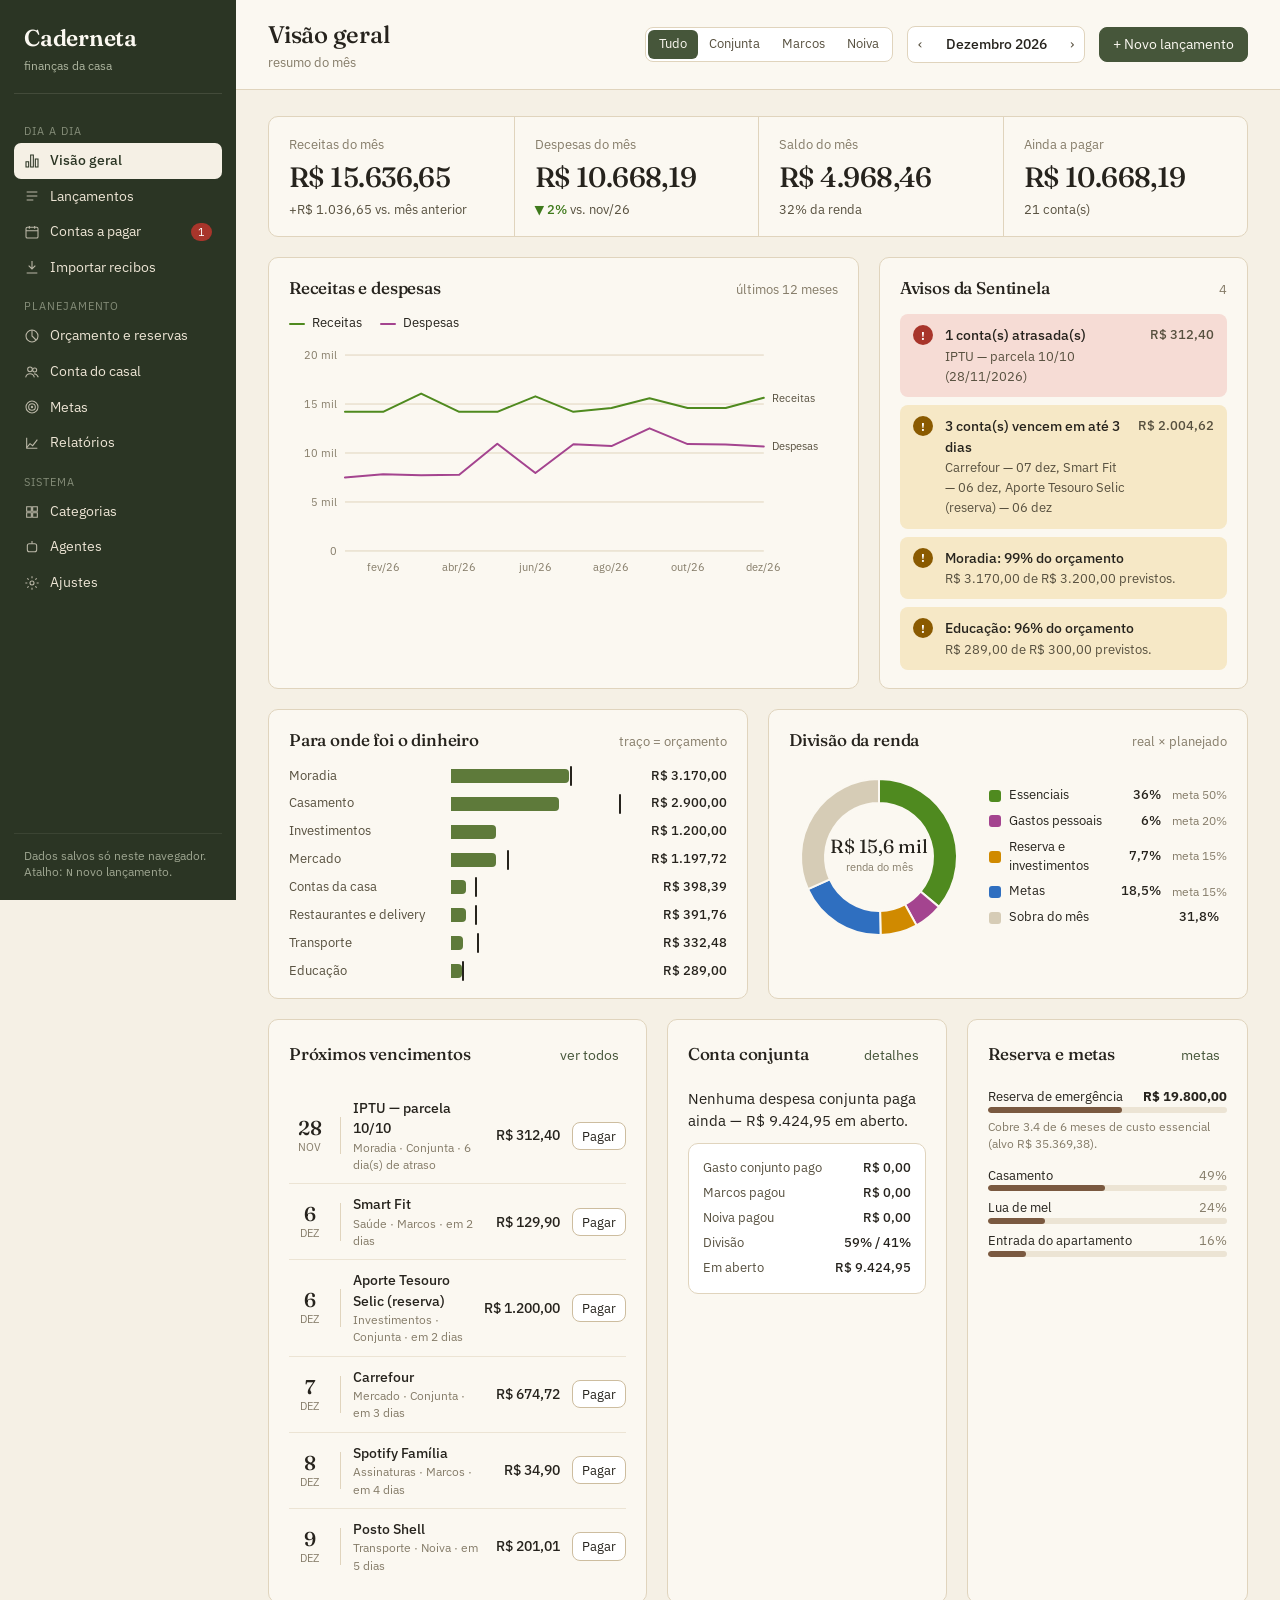
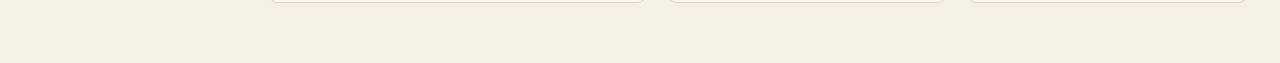
<file: financas/index.html>
<!DOCTYPE html>
<html lang="pt-BR">
<head>
  <meta charset="utf-8">
  <meta name="viewport" content="width=device-width, initial-scale=1">
  <meta name="robots" content="noindex, nofollow">
  <meta name="theme-color" content="#2b3524">
  <title>Caderneta da Casa</title>
  <link rel="preconnect" href="https://fonts.googleapis.com">
  <link rel="preconnect" href="https://fonts.gstatic.com" crossorigin>
  <link href="https://fonts.googleapis.com/css2?family=Fraunces:opsz,wght@9..144,400;9..144,500;9..144,600&family=IBM+Plex+Sans:wght@400;500;600&display=swap" rel="stylesheet">
  <link rel="stylesheet" href="css/app.css">
</head>
<body>
  <div class="app">
    <aside class="lateral">
      <div class="marca">
        <h1>Caderneta</h1>
        <p>finanças da casa</p>
      </div>
      <nav class="nav" id="nav" aria-label="Abas"></nav>
      <div class="lateral-rodape">Dados salvos só neste navegador.<br>Atalho: <kbd>N</kbd> novo lançamento.</div>
    </aside>
    <main class="principal">
      <header class="topo" id="topo"></header>
      <div class="conteudo" id="conteudo"></div>
    </main>
  </div>
  <div class="toast" id="toast" role="status" aria-live="polite"></div>

  <!-- núcleo -->
  <script src="js/core/util.js"></script>
  <script src="js/core/store.js"></script>
  <script src="js/core/agentes.js"></script>
  <script src="js/core/nuvem.js"></script>
  <!-- agentes: cada um cuida de uma parte -->
  <script src="js/agents/leitor.js"></script>
  <script src="js/agents/extrator.js"></script>
  <script src="js/agents/classificador.js"></script>
  <script src="js/agents/ia.js"></script>
  <script src="js/agents/tesoureiro.js"></script>
  <script src="js/agents/planejador.js"></script>
  <script src="js/agents/divisor.js"></script>
  <script src="js/agents/sentinela.js"></script>
  <script src="js/agents/analista.js"></script>
  <script src="js/agents/arquivista.js"></script>
  <!-- interface -->
  <script src="js/ui/graficos.js"></script>
  <script src="js/ui/telas.js"></script>
  <script src="js/app.js"></script>
</body>
</html>
</file>
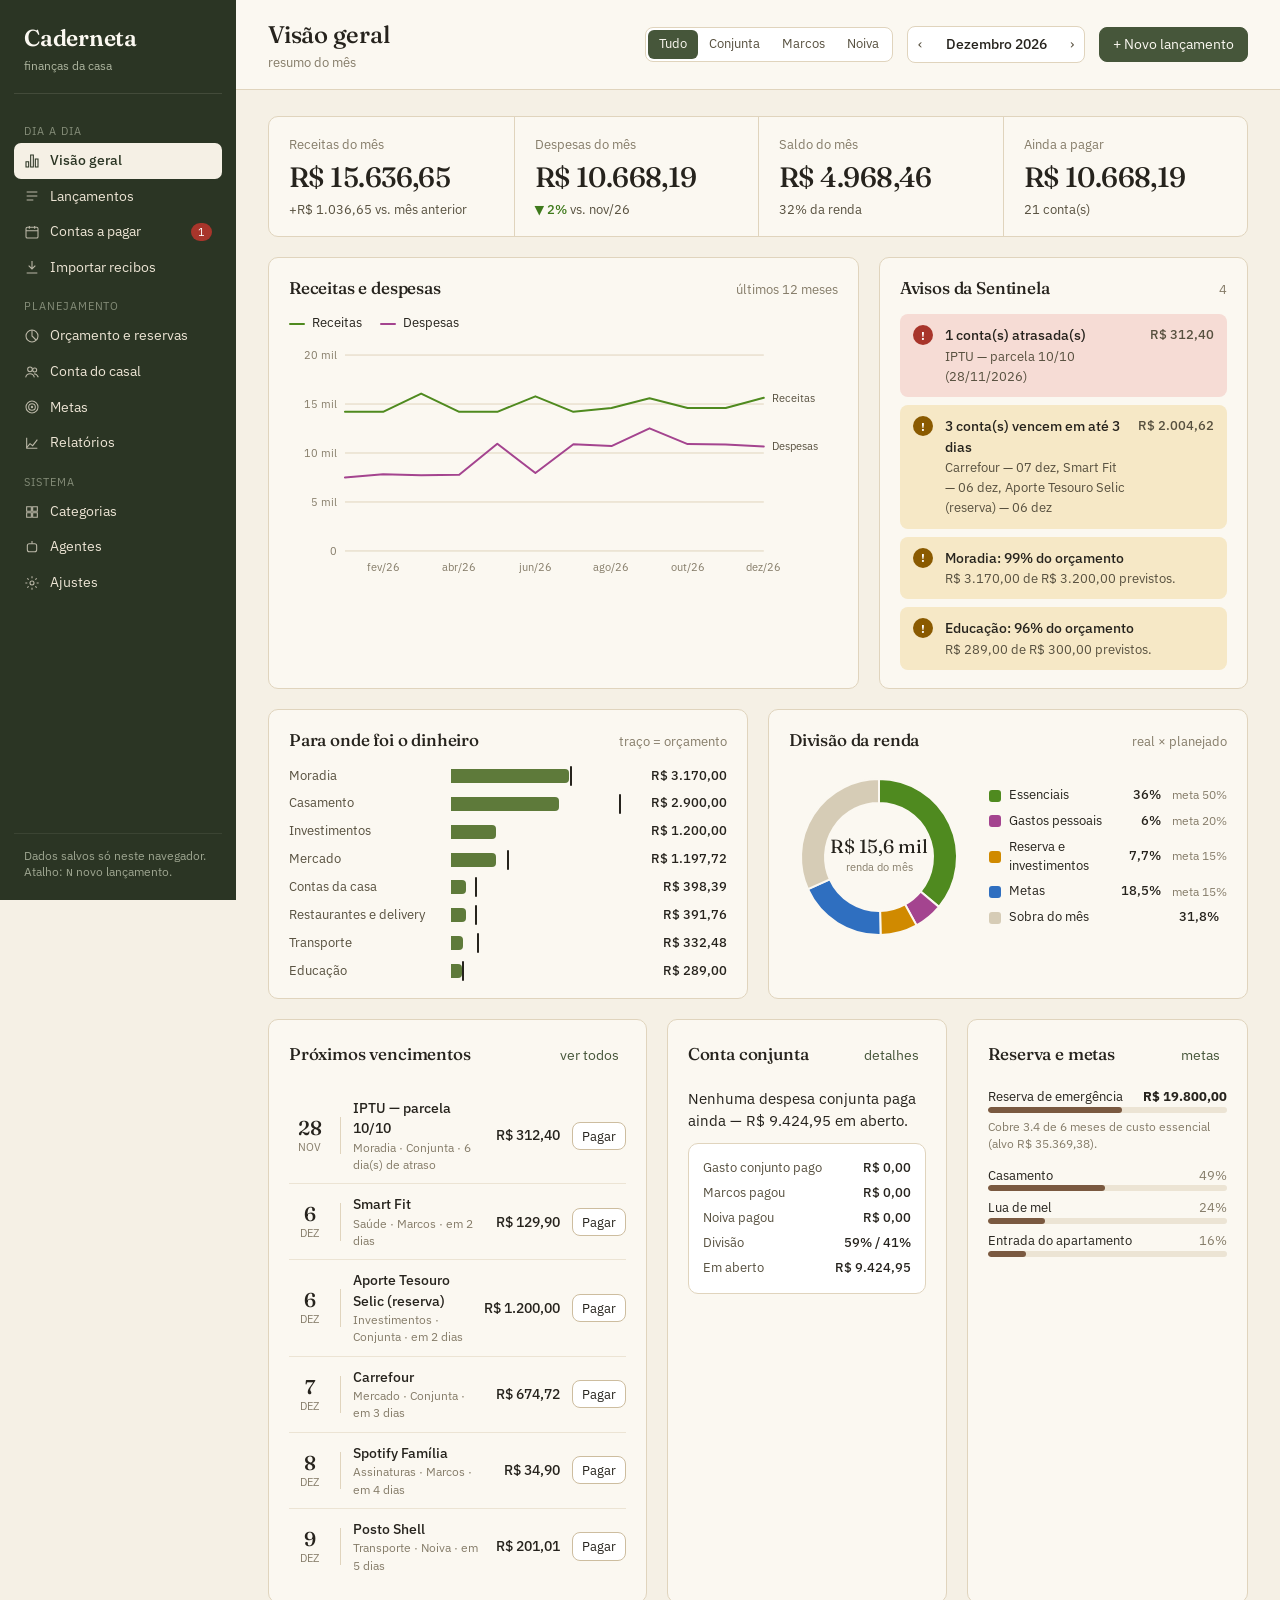
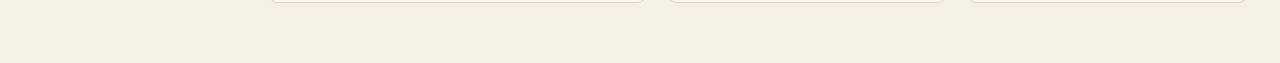
<file: financas/previa.html>
<!DOCTYPE html>
<html lang="pt-BR">
<head>
  <meta charset="utf-8">
  <meta name="viewport" content="width=device-width, initial-scale=1">
  <meta name="robots" content="noindex, nofollow">
  <meta name="theme-color" content="#2b3524">
  <title>Caderneta da Casa</title>
  <link rel="preconnect" href="https://fonts.googleapis.com">
  <link rel="preconnect" href="https://fonts.gstatic.com" crossorigin>
  <link href="https://fonts.googleapis.com/css2?family=Fraunces:opsz,wght@9..144,400;9..144,500;9..144,600&family=IBM+Plex+Sans:wght@400;500;600&display=swap" rel="stylesheet">
  <style>
/* Caderneta — finanças da casa
   Paleta: verde musgo, marrom, bege. Sem gradientes, sem brilho: papel e tinta. */
:root {
  --musgo-950: #1f271a;
  --musgo-900: #2b3524;
  --musgo-800: #36432c;
  --musgo-700: #46563a;
  --musgo-600: #5a6c48;
  --musgo-500: #6f8257;
  --musgo-200: #cfd6bf;
  --musgo-100: #e4e8d8;
  --musgo-50: #f0f2e8;

  --marrom-800: #4a3424;
  --marrom-700: #5e4330;
  --marrom-600: #7a5940;
  --marrom-400: #a88466;
  --marrom-200: #dcc9b5;

  --bege-50: #fbf8f1;
  --bege-100: #f5f0e5;
  --bege-200: #ece4d4;
  --bege-300: #e0d4bd;
  --bege-400: #cdbd9f;

  --tinta: #26231d;
  --tinta-2: #57503f;
  --tinta-3: #857c69;

  --ok: #3f7a1c;
  --ok-bg: #e5eed7;
  --atencao: #8a5a00;
  --atencao-bg: #f6e8c6;
  --critico: #a8352b;
  --critico-bg: #f6dcd5;
  --info: #2f5f9a;
  --info-bg: #dfe8f2;

  --raio: 10px;
  --borda: 1px solid var(--bege-300);
  --fonte: 'IBM Plex Sans', system-ui, -apple-system, 'Segoe UI', sans-serif;
  --fonte-titulo: 'Fraunces', Georgia, 'Times New Roman', serif;
}

* { box-sizing: border-box; }
html, body { margin: 0; height: 100%; }
body {
  font-family: var(--fonte);
  font-size: 14px;
  line-height: 1.45;
  color: var(--tinta);
  background: var(--bege-100);
  -webkit-font-smoothing: antialiased;
  font-variant-numeric: tabular-nums;
}
button, input, select, textarea { font: inherit; color: inherit; }
a { color: var(--musgo-700); }
h1, h2, h3 { font-family: var(--fonte-titulo); font-weight: 500; letter-spacing: -0.01em; margin: 0; }

/* ---------- estrutura ---------- */
.app { display: grid; grid-template-columns: 236px 1fr; min-height: 100vh; }

.lateral {
  background: var(--musgo-900);
  color: var(--bege-200);
  padding: 22px 14px 18px;
  display: flex; flex-direction: column; gap: 4px;
  position: sticky; top: 0; height: 100vh; overflow-y: auto;
}
.marca { padding: 0 10px 18px; border-bottom: 1px solid rgba(236, 228, 212, .12); margin-bottom: 12px; }
.marca h1 { font-size: 23px; color: var(--bege-50); font-weight: 600; }
.marca p { margin: 2px 0 0; font-size: 12px; color: var(--musgo-200); opacity: .8; }

.nav-grupo { font-size: 10.5px; letter-spacing: .09em; text-transform: uppercase; color: var(--musgo-200); opacity: .55; padding: 14px 10px 4px; }
.nav a {
  display: flex; align-items: center; gap: 10px;
  padding: 8px 10px; border-radius: 7px;
  color: var(--bege-200); text-decoration: none; font-size: 13.5px;
}
.nav a svg { width: 16px; height: 16px; stroke: currentColor; fill: none; stroke-width: 1.6; opacity: .75; flex: none; }
.nav a:hover { background: var(--musgo-800); }
.nav a.ativo { background: var(--bege-100); color: var(--musgo-900); font-weight: 500; }
.nav a.ativo svg { opacity: 1; }
.nav .contador { margin-left: auto; background: var(--critico); color: #fff; font-size: 11px; border-radius: 10px; padding: 0 7px; line-height: 18px; }

.lateral-rodape { margin-top: auto; padding: 14px 10px 0; font-size: 11.5px; color: var(--musgo-200); opacity: .7; border-top: 1px solid rgba(236, 228, 212, .12); }

.principal { min-width: 0; display: flex; flex-direction: column; }

.topo {
  display: flex; align-items: center; gap: 14px; flex-wrap: wrap;
  padding: 18px 32px; border-bottom: var(--borda); background: var(--bege-50);
  position: sticky; top: env(safe-area-inset-top, 0px); z-index: 5;
}
.topo h2 { font-size: 24px; margin-right: auto; }
.topo h2 small { display: block; font-family: var(--fonte); font-size: 12.5px; color: var(--tinta-3); font-weight: 400; letter-spacing: 0; }

.seletor-mes { display: inline-flex; align-items: center; border: var(--borda); border-radius: 8px; background: #fff; }
.seletor-mes button { border: 0; background: none; padding: 7px 10px; cursor: pointer; color: var(--tinta-2); }
.seletor-mes button:hover { color: var(--musgo-700); }
.seletor-mes span { min-width: 128px; text-align: center; font-weight: 500; text-transform: capitalize; }

.segmentado { display: inline-flex; border: var(--borda); border-radius: 8px; background: #fff; padding: 2px; }
.segmentado button { border: 0; background: none; padding: 5px 11px; border-radius: 6px; cursor: pointer; color: var(--tinta-2); font-size: 13px; }
.segmentado button.ativo { background: var(--musgo-700); color: var(--bege-50); }

.nuvem { font-size: 12px; padding: 4px 10px; border-radius: 20px; background: var(--bege-200); color: var(--tinta-2); white-space: nowrap; }
.nuvem::before { content: ''; display: inline-block; width: 7px; height: 7px; border-radius: 50%; margin-right: 6px; background: var(--bege-400); vertical-align: 1px; }
.nuvem-nuvem::before { background: var(--musgo-500); }
.nuvem-conectando::before { background: #c48a12; animation: pulsa .7s infinite alternate; }
.nuvem-offline::before { background: var(--critico); }
.boas-vindas { display: flex; gap: 20px; align-items: center; justify-content: space-between; flex-wrap: wrap; background: var(--musgo-50); border-color: var(--musgo-200); }
.boas-vindas h3 { font-size: 19px; margin-bottom: 4px; }
.boas-vindas p { margin: 0; color: var(--tinta-2); max-width: 62ch; }
.conteudo { padding: 26px 32px 60px; display: flex; flex-direction: column; gap: 20px; max-width: 1320px; width: 100%; }

/* ---------- botões e campos ---------- */
.btn {
  display: inline-flex; align-items: center; gap: 7px;
  border: 1px solid var(--bege-400); background: #fff; color: var(--tinta);
  padding: 7px 13px; border-radius: 8px; cursor: pointer; font-size: 13.5px; white-space: nowrap;
}
.btn:hover { border-color: var(--marrom-400); }
.btn-p { background: var(--musgo-700); border-color: var(--musgo-700); color: var(--bege-50); }
.btn-p:hover { background: var(--musgo-800); border-color: var(--musgo-800); }
.btn-m { background: var(--marrom-700); border-color: var(--marrom-700); color: var(--bege-50); }
.btn-l { background: none; border-color: transparent; color: var(--musgo-700); padding-inline: 6px; }
.btn-l:hover { text-decoration: underline; border-color: transparent; }
.btn-perigo { color: var(--critico); }
.btn-pq { padding: 4px 9px; font-size: 12.5px; }
.btn:disabled { opacity: .5; cursor: default; }

.campo { display: flex; flex-direction: column; gap: 5px; font-size: 12.5px; color: var(--tinta-2); }
.campo input, .campo select, .campo textarea, .filtros input, .filtros select, .tabela input, .tabela select {
  border: var(--borda); background: #fff; border-radius: 7px; padding: 7px 10px; font-size: 13.5px; color: var(--tinta);
  min-width: 0;
}
.campo input:focus, .campo select:focus, .campo textarea:focus, .filtros input:focus, .filtros select:focus, .tabela input:focus, .tabela select:focus {
  outline: 2px solid var(--musgo-200); border-color: var(--musgo-500);
}
:focus-visible { outline: 2px solid var(--musgo-500); outline-offset: 2px; }
.grade-campos { display: grid; grid-template-columns: repeat(2, 1fr); gap: 12px 14px; }
.grade-campos .inteiro { grid-column: 1 / -1; }
.check { display: inline-flex; align-items: center; gap: 7px; font-size: 13px; color: var(--tinta-2); cursor: pointer; }
.check input { accent-color: var(--musgo-700); width: 15px; height: 15px; }

/* ---------- cartões ---------- */
.cartao { background: var(--bege-50); border: var(--borda); border-radius: var(--raio); padding: 18px 20px; min-width: 0; }
.cartao > header { display: flex; align-items: baseline; gap: 10px; margin-bottom: 14px; }
.cartao > header h3 { font-size: 17px; margin-right: auto; }
.cartao > header .sub { color: var(--tinta-3); font-size: 12.5px; }
.cartao > header select { border: var(--borda); background: #fff; border-radius: 7px; padding: 5px 8px; font-size: 13px; }
.grade-2 { display: grid; grid-template-columns: 1fr 1fr; gap: 20px; }
.grade-3 { display: grid; grid-template-columns: 1.35fr 1fr 1fr; gap: 20px; }
.grade-21 { display: grid; grid-template-columns: 1.6fr 1fr; gap: 20px; }
.grade-12 { display: grid; grid-template-columns: 1fr 1.6fr; gap: 20px; }

/* números de destaque */
.kpis { display: grid; grid-template-columns: repeat(4, 1fr); gap: 0; background: var(--bege-50); border: var(--borda); border-radius: var(--raio); }
.kpi { padding: 18px 20px; border-left: var(--borda); }
.kpi:first-child { border-left: 0; }
.kpi .rot { font-size: 12.5px; color: var(--tinta-3); display: flex; align-items: center; gap: 6px; }
.kpi .val { font-family: var(--fonte-titulo); font-size: 28px; font-weight: 500; margin-top: 4px; letter-spacing: -0.02em; }
.kpi .det { font-size: 12.5px; color: var(--tinta-2); margin-top: 2px; }
.kpi .det b { font-weight: 500; }
.sobe { color: var(--critico); } .desce { color: var(--ok); }
.neg { color: var(--critico); }

/* ---------- alertas ---------- */
.alertas { display: flex; flex-direction: column; gap: 8px; }
.alerta { display: grid; grid-template-columns: 22px 1fr auto; gap: 10px; align-items: start; padding: 10px 12px; border-radius: 8px; border: 1px solid transparent; cursor: pointer; }
.alerta .ic { width: 20px; height: 20px; border-radius: 50%; display: grid; place-items: center; font-weight: 700; font-size: 12px; color: #fff; }
.alerta b { display: block; font-weight: 500; }
.alerta span { color: var(--tinta-2); font-size: 12.5px; }
.alerta .tot { font-weight: 500; white-space: nowrap; }
.alerta-critico { background: var(--critico-bg); } .alerta-critico .ic { background: var(--critico); }
.alerta-atencao { background: var(--atencao-bg); } .alerta-atencao .ic { background: var(--atencao); }
.alerta-info { background: var(--info-bg); } .alerta-info .ic { background: var(--info); }
.tudo-certo { color: var(--tinta-2); padding: 10px 12px; background: var(--ok-bg); border-radius: 8px; }

/* ---------- status ---------- */
.st { display: inline-flex; align-items: center; gap: 5px; font-size: 12px; padding: 2px 9px 2px 7px; border-radius: 20px; white-space: nowrap; border: 0; cursor: pointer; font-weight: 500; }
.st::before { font-size: 11px; width: 12px; text-align: center; }
.st-pago { background: var(--ok-bg); color: var(--ok); } .st-pago::before { content: '✓'; }
.st-pendente { background: var(--bege-200); color: var(--tinta-2); } .st-pendente::before { content: '○'; }
.st-hoje { background: var(--atencao-bg); color: var(--atencao); } .st-hoje::before { content: '◷'; }
.st-atrasado { background: var(--critico-bg); color: var(--critico); } .st-atrasado::before { content: '!'; font-weight: 700; }
.st-receita { background: var(--info-bg); color: var(--info); } .st-receita::before { content: '↓'; }

.etq { display: inline-block; font-size: 11.5px; padding: 1px 8px; border-radius: 4px; background: var(--bege-200); color: var(--tinta-2); white-space: nowrap; }
.etq-casal { background: var(--marrom-200); color: var(--marrom-800); }
.etq-a { background: var(--musgo-100); color: var(--musgo-800); }
.etq-b { background: #eadff0; color: #5d3a63; }
.etq-ia { background: var(--info-bg); color: var(--info); }

/* ---------- tabelas ---------- */
.filtros { display: flex; flex-wrap: wrap; gap: 8px; align-items: center; margin-bottom: 14px; }
.filtros input[type=search] { min-width: 220px; flex: 1; max-width: 320px; }
.tabela-envolve { overflow-x: auto; margin: 0 -20px; padding: 0 20px; }
.tabela { width: 100%; border-collapse: collapse; font-size: 13.5px; }
.tabela th { text-align: left; font-weight: 500; font-size: 12px; color: var(--tinta-3); padding: 8px 10px; border-bottom: var(--borda); white-space: nowrap; }
.tabela td { padding: 9px 10px; border-bottom: 1px solid var(--bege-200); vertical-align: middle; }
.tabela tr:hover td { background: var(--bege-100); }
.tabela .num { text-align: right; white-space: nowrap; }
.tabela .desc { font-weight: 500; }
.tabela .desc small { display: block; font-weight: 400; color: var(--tinta-3); font-size: 12px; }
.tabela .acoes { text-align: right; white-space: nowrap; }
.tabela tfoot td { font-weight: 500; border-bottom: 0; border-top: var(--borda); }
.tabela .receita-v { color: var(--ok); }
.vazio { color: var(--tinta-3); text-align: center; padding: 26px 10px; }

/* ---------- gráficos ---------- */
.rosca { display: grid; grid-template-columns: 180px 1fr; gap: 20px; align-items: center; }
.rosca svg { width: 180px; height: 180px; }
.rosca .fatia { cursor: pointer; transition: opacity .15s; outline: none; }
.rosca svg:hover .fatia { opacity: .55; }
.rosca svg .fatia:hover, .rosca svg .fatia:focus { opacity: 1; }
.rosca-v { font-family: var(--fonte-titulo); font-size: 19px; fill: var(--tinta); }
.rosca-r { font-size: 10.5px; fill: var(--tinta-3); }
.legenda { list-style: none; margin: 0; padding: 0; display: flex; flex-direction: column; gap: 7px; font-size: 13px; }
.legenda li { display: grid; grid-template-columns: 12px 1fr auto auto; gap: 8px; align-items: center; }
.legenda i { width: 12px; height: 12px; border-radius: 3px; display: inline-block; }
.legenda b { font-weight: 500; }
.legenda em { font-style: normal; color: var(--tinta-3); font-size: 11.5px; min-width: 58px; text-align: right; }
.legenda-h { flex-direction: row; gap: 18px; margin-bottom: 6px; }
.legenda-h li { display: inline-flex; gap: 7px; }
.legenda .linha-k { width: 16px; height: 2px; border-radius: 1px; }

.barras { display: flex; flex-direction: column; gap: 9px; }
.barra-l { display: grid; grid-template-columns: 150px 1fr 96px; gap: 12px; align-items: center; font-size: 13px; cursor: default; outline: none; }
.barra-n { color: var(--tinta-2); white-space: nowrap; overflow: hidden; text-overflow: ellipsis; }
.barra-trilho { position: relative; height: 14px; }
.barra-f { position: absolute; left: 0; top: 0; bottom: 0; border-radius: 0 4px 4px 0; transition: filter .15s; }
.barra-l:hover .barra-f, .barra-l:focus .barra-f { filter: brightness(1.15); }
.barra-o { position: absolute; top: -3px; bottom: -3px; width: 2px; background: var(--tinta); border-radius: 1px; }
.barra-v { text-align: right; font-weight: 500; }

.grafico-linhas .grade { stroke: var(--bege-300); stroke-width: 1; }
.grafico-linhas .eixo { fill: var(--tinta-3); font-size: 11px; }
.grafico-linhas .rotulo-fim { fill: var(--tinta-2); font-size: 11.5px; }
.grafico-linhas .mira { stroke: var(--tinta-3); stroke-width: 1; }
.grafico-linhas .alvo { cursor: crosshair; outline: none; }

.prog { display: block; height: 6px; background: var(--bege-200); border-radius: 3px; overflow: hidden; }
.prog > span { display: block; height: 100%; border-radius: 3px; }
.prog-ok > span { background: var(--musgo-600); }
.prog-atencao > span { background: #c48a12; }
.prog-critico > span { background: var(--critico); }
.prog-meta > span { background: var(--marrom-600); }

.tip {
  position: fixed; z-index: 50; pointer-events: none; opacity: 0; transition: opacity .1s;
  background: var(--tinta); color: var(--bege-50); border-radius: 7px; padding: 8px 11px; font-size: 12.5px;
  box-shadow: 0 6px 18px rgba(30, 25, 15, .18); min-width: 140px;
}
.tip-t { color: var(--bege-400); font-size: 11.5px; margin-bottom: 4px; text-transform: capitalize; }
.tip-r { display: flex; align-items: center; gap: 8px; }
.tip-r i { width: 12px; height: 2px; border-radius: 1px; }
.tip-r b { font-weight: 600; }
.tip-r span { color: var(--bege-300); }

/* ---------- listas ---------- */
.lista { display: flex; flex-direction: column; }
.item { display: grid; grid-template-columns: 52px 1fr auto auto; gap: 12px; align-items: center; padding: 10px 0; border-bottom: 1px solid var(--bege-200); }
.item:last-child { border-bottom: 0; }
.dia { text-align: center; line-height: 1.1; border-right: var(--borda); padding-right: 10px; }
.dia b { display: block; font-family: var(--fonte-titulo); font-size: 20px; font-weight: 500; }
.dia span { font-size: 11px; color: var(--tinta-3); text-transform: uppercase; }
.item .t { font-weight: 500; }
.item .t small { display: block; font-weight: 400; color: var(--tinta-3); font-size: 12px; }
.item .v { font-weight: 500; text-align: right; }

.secao-pagar h4 { font-family: var(--fonte); font-size: 12px; text-transform: uppercase; letter-spacing: .07em; color: var(--tinta-3); font-weight: 600; margin: 4px 0 2px; display: flex; justify-content: space-between; }

/* ---------- importação ---------- */
.soltar {
  display: block;
  border: 1.5px dashed var(--bege-400); border-radius: var(--raio); background: #fff;
  padding: 34px 20px; text-align: center; cursor: pointer; transition: border-color .15s, background .15s;
}
.soltar:hover, .soltar.sobre { border-color: var(--musgo-500); background: var(--musgo-50); }
.soltar h3 { font-size: 19px; margin-bottom: 4px; }
.soltar p { margin: 0; color: var(--tinta-3); }
.soltar .formatos { margin-top: 12px; display: flex; gap: 6px; justify-content: center; flex-wrap: wrap; }

.pipeline { display: flex; align-items: center; gap: 0; margin: 4px 0 2px; flex-wrap: wrap; }
.etapa { display: flex; align-items: center; gap: 8px; padding: 8px 12px; border: var(--borda); border-radius: 8px; background: #fff; font-size: 12.5px; color: var(--tinta-3); }
.etapa .sig { width: 24px; height: 24px; border-radius: 6px; display: grid; place-items: center; font-size: 10.5px; font-weight: 600; background: var(--bege-200); color: var(--tinta-2); }
.etapa.ativa { border-color: var(--musgo-500); color: var(--tinta); }
.etapa.ativa .sig { background: var(--musgo-700); color: var(--bege-50); animation: pulsa 1s infinite alternate; }
.etapa.feita .sig { background: var(--musgo-200); color: var(--musgo-900); }
.seta { width: 22px; height: 1px; background: var(--bege-400); }
@keyframes pulsa { to { opacity: .55; } }

.conf { display: inline-flex; align-items: center; gap: 6px; font-size: 12px; color: var(--tinta-3); }
.conf i { width: 34px; height: 4px; background: var(--bege-200); border-radius: 2px; position: relative; overflow: hidden; }
.conf i::after { content: ''; position: absolute; inset: 0; width: var(--c); background: var(--musgo-600); }
.conf.baixa i::after { background: var(--critico); }

/* ---------- agentes ---------- */
.agentes { display: grid; grid-template-columns: repeat(auto-fill, minmax(250px, 1fr)); gap: 14px; }
.agente { background: #fff; border: var(--borda); border-radius: var(--raio); padding: 14px 16px; display: flex; flex-direction: column; gap: 6px; }
.agente header { display: flex; align-items: center; gap: 10px; }
.agente .sig { width: 34px; height: 34px; border-radius: 8px; display: grid; place-items: center; background: var(--musgo-800); color: var(--bege-100); font-weight: 600; font-size: 12px; letter-spacing: .04em; }
.agente h4 { margin: 0; font-family: var(--fonte-titulo); font-weight: 500; font-size: 16px; }
.agente .estado { margin-left: auto; font-size: 11.5px; color: var(--tinta-3); display: flex; align-items: center; gap: 5px; }
.agente .estado::before { content: ''; width: 7px; height: 7px; border-radius: 50%; background: var(--bege-400); }
.agente.trabalhando .estado::before { background: var(--musgo-500); animation: pulsa .6s infinite alternate; }
.agente.desligado .estado::before { background: var(--critico); }
.agente p { margin: 0; color: var(--tinta-2); font-size: 12.5px; }
.agente .ult { font-size: 12px; color: var(--tinta-3); border-top: 1px solid var(--bege-200); padding-top: 6px; margin-top: auto; }

.diario { font-size: 12.5px; max-height: 460px; overflow-y: auto; }
.diario li { display: grid; grid-template-columns: 96px 110px 1fr; gap: 10px; padding: 6px 0; border-bottom: 1px solid var(--bege-200); }
.diario time { color: var(--tinta-3); }
.diario .quem { font-weight: 500; color: var(--musgo-700); }
.diario .aviso .msg { color: var(--atencao); } .diario .erro .msg { color: var(--critico); }
ul.diario { list-style: none; padding: 0; margin: 0; }

/* ---------- metas ---------- */
.metas { display: grid; grid-template-columns: repeat(auto-fill, minmax(270px, 1fr)); gap: 16px; }
.meta { background: #fff; border: var(--borda); border-radius: var(--raio); padding: 16px 18px; display: flex; flex-direction: column; gap: 8px; }
.meta h4 { margin: 0; font-family: var(--fonte-titulo); font-weight: 500; font-size: 17px; display: flex; justify-content: space-between; align-items: baseline; }
.meta h4 small { font-family: var(--fonte); font-size: 12px; color: var(--tinta-3); font-weight: 400; }
.meta .valores { display: flex; justify-content: space-between; font-size: 13px; color: var(--tinta-2); }
.meta .valores b { color: var(--tinta); font-size: 18px; font-weight: 500; font-family: var(--fonte-titulo); }
.meta .prog { height: 8px; }
.meta .nota { font-size: 12.5px; color: var(--tinta-2); background: var(--bege-100); border-radius: 6px; padding: 7px 9px; }
.meta footer { display: flex; gap: 6px; margin-top: 4px; }

/* ---------- orçamento / alocação ---------- */
.alocacao { display: grid; grid-template-columns: repeat(4, 1fr); gap: 12px; }
.balde { border: var(--borda); border-radius: 9px; padding: 12px 14px; background: #fff; display: flex; flex-direction: column; gap: 6px; }
.balde .topo-b { display: flex; align-items: center; gap: 8px; font-weight: 500; }
.balde .topo-b i { width: 10px; height: 10px; border-radius: 3px; }
.balde .pct-in { display: flex; align-items: center; gap: 6px; }
.balde .pct-in input { width: 64px; border: var(--borda); border-radius: 6px; padding: 4px 7px; text-align: right; }
.balde small { color: var(--tinta-3); font-size: 12px; }
.balde .linha { display: flex; justify-content: space-between; font-size: 12.5px; color: var(--tinta-2); }
.balde .linha b { color: var(--tinta); font-weight: 500; }

.orc-linha { display: grid; grid-template-columns: 1.3fr 1fr 2fr 92px; gap: 14px; align-items: center; padding: 8px 0; border-bottom: 1px solid var(--bege-200); font-size: 13.5px; }
.orc-linha input { width: 100%; border: var(--borda); border-radius: 6px; padding: 5px 8px; text-align: right; background: #fff; }
.orc-linha .num { text-align: right; }

/* ---------- casal ---------- */
.acerto { display: grid; grid-template-columns: 1fr auto 1fr; gap: 18px; align-items: center; }
.pessoa { background: #fff; border: var(--borda); border-radius: var(--raio); padding: 16px 18px; }
.pessoa h4 { margin: 0 0 8px; font-family: var(--fonte-titulo); font-weight: 500; font-size: 18px; }
.pessoa .linha { display: flex; justify-content: space-between; font-size: 13px; color: var(--tinta-2); padding: 3px 0; }
.pessoa .linha b { color: var(--tinta); font-weight: 500; }
.seta-acerto { text-align: center; font-size: 13px; color: var(--tinta-2); max-width: 220px; }
.seta-acerto b { display: block; font-family: var(--fonte-titulo); font-size: 26px; color: var(--marrom-700); font-weight: 500; }
.seta-acerto .flecha { font-size: 22px; color: var(--marrom-600); }

/* ---------- modal ---------- */
.fundo-modal { position: fixed; inset: 0; background: rgba(31, 39, 26, .42); display: grid; place-items: center; z-index: 40; padding: 20px; }
.modal { background: var(--bege-50); border-radius: 12px; width: min(620px, 100%); max-height: calc(100vh - 40px); overflow-y: auto; box-shadow: 0 18px 50px rgba(20, 20, 10, .25); }
.modal header { padding: 18px 22px 0; display: flex; align-items: center; }
.modal header h3 { font-size: 20px; margin-right: auto; }
.modal .corpo { padding: 16px 22px; }
.modal footer { padding: 14px 22px 18px; display: flex; gap: 8px; justify-content: flex-end; border-top: var(--borda); }
.modal footer .esq { margin-right: auto; }
.tipo-toggle { display: flex; gap: 0; border: var(--borda); border-radius: 8px; overflow: hidden; margin-bottom: 14px; }
.tipo-toggle label { flex: 1; text-align: center; padding: 8px; cursor: pointer; background: #fff; color: var(--tinta-2); }
.tipo-toggle input { display: none; }
.tipo-toggle input:checked + span { font-weight: 600; color: var(--musgo-800); }
.tipo-toggle label:has(input:checked) { background: var(--musgo-100); }

.aviso-caixa { background: var(--bege-200); border-radius: 8px; padding: 10px 12px; font-size: 12.5px; color: var(--tinta-2); }
.aviso-caixa b { color: var(--tinta); font-weight: 500; }

.toast { position: fixed; bottom: 22px; left: 50%; transform: translateX(-50%) translateY(20px); background: var(--musgo-900); color: var(--bege-50); padding: 10px 16px; border-radius: 8px; opacity: 0; transition: all .2s; z-index: 60; font-size: 13.5px; }
.toast.mostra { opacity: 1; transform: translateX(-50%) translateY(0); }

.linha-acoes { display: flex; gap: 8px; flex-wrap: wrap; align-items: center; }
.obs { margin: 0; padding-left: 18px; color: var(--tinta-2); display: flex; flex-direction: column; gap: 6px; }
.obs li::marker { color: var(--marrom-400); }
.muted { color: var(--tinta-3); }
.mt { margin-top: 14px; }
.cat-cor { width: 10px; height: 10px; border-radius: 3px; display: inline-block; margin-right: 6px; vertical-align: middle; }

/* ---------- celular / tablet ---------- */
.menu-btn { display: none; }
@media (max-width: 1100px) {
  .kpis { grid-template-columns: repeat(2, 1fr); }
  .kpi:nth-child(3) { border-left: 0; }
  .kpi:nth-child(n+3) { border-top: var(--borda); }
  .grade-21, .grade-12, .grade-3 { grid-template-columns: 1fr; }
  .alocacao { grid-template-columns: repeat(2, 1fr); }
}
@media (max-width: 820px) {
  .app { grid-template-columns: 1fr; }
  .lateral { position: fixed; inset: 0 auto 0 0; width: 250px; z-index: 30; transform: translateX(-100%); transition: transform .2s; }
  .app.menu-aberto .lateral { transform: none; box-shadow: 0 0 0 100vmax rgba(31, 39, 26, .4); }
  .menu-btn { display: inline-flex; }
  .topo { padding: 12px 16px; }
  .topo h2 { font-size: 20px; }
  .kpi { padding: 14px; }
  .kpi .val { font-size: 20px; }
  .conteudo { padding: 16px; }
  .grade-2 { grid-template-columns: 1fr; }
  .rosca { grid-template-columns: 1fr; justify-items: center; }
  .barra-l { grid-template-columns: 100px 1fr 84px; }
  .acerto { grid-template-columns: 1fr; }
  .orc-linha { grid-template-columns: 1fr 1fr; }
  .grade-campos { grid-template-columns: 1fr; }
  .diario li { grid-template-columns: 54px 1fr; }
  .diario li .msg { grid-column: 1 / -1; }
}
@media print {
  .lateral, .topo .linha-acoes, .btn { display: none !important; }
  .app { display: block; }
  body { background: #fff; }
}

</style>
</head>
<body>
  <div class="app">
    <aside class="lateral">
      <div class="marca">
        <h1>Caderneta</h1>
        <p>finanças da casa</p>
      </div>
      <nav class="nav" id="nav" aria-label="Abas"></nav>
      <div class="lateral-rodape">Dados salvos só neste navegador.<br>Atalho: <kbd>N</kbd> novo lançamento.</div>
    </aside>
    <main class="principal">
      <header class="topo" id="topo"></header>
      <div class="conteudo" id="conteudo"></div>
    </main>
  </div>
  <div class="toast" id="toast" role="status" aria-live="polite"></div>

  <!-- núcleo -->
  <script>
/* Utilitários compartilhados por todos os agentes e telas */
window.FC = window.FC || {};

FC.util = (() => {
  // aberto como página publicada no claude.ai? (lá existe window.claude.use)
  const noClaude = !!(window.claude && typeof window.claude.use === 'function');
  const brl = new Intl.NumberFormat('pt-BR', { style: 'currency', currency: 'BRL' });
  const num = new Intl.NumberFormat('pt-BR', { maximumFractionDigits: 1 });
  const MESES = ['janeiro', 'fevereiro', 'março', 'abril', 'maio', 'junho', 'julho',
    'agosto', 'setembro', 'outubro', 'novembro', 'dezembro'];
  const MESES_CURTOS = ['jan', 'fev', 'mar', 'abr', 'mai', 'jun', 'jul', 'ago', 'set', 'out', 'nov', 'dez'];

  const pad = (n) => String(n).padStart(2, '0');

  return {
    noClaude,
    MESES, MESES_CURTOS,
    uid: () => Date.now().toString(36) + Math.random().toString(36).slice(2, 8),
    moeda: (v) => brl.format(Number(v) || 0),
    moedaCurta(v) {
      const a = Math.abs(v);
      if (a >= 1e6) return 'R$ ' + num.format(v / 1e6) + ' mi';
      if (a >= 1e3) return 'R$ ' + num.format(v / 1e3) + ' mil';
      return brl.format(v);
    },
    pct: (v) => num.format(v) + '%',
    hoje() {
      const d = new Date();
      return `${d.getFullYear()}-${pad(d.getMonth() + 1)}-${pad(d.getDate())}`;
    },
    iso(d) { return `${d.getFullYear()}-${pad(d.getMonth() + 1)}-${pad(d.getDate())}`; },
    parseISO(s) { const [y, m, d] = s.split('-').map(Number); return new Date(y, m - 1, d); },
    dataBR(s) { if (!s) return '—'; const [y, m, d] = s.split('-'); return `${d}/${m}/${y}`; },
    dataCurta(s) { if (!s) return '—'; const [, m, d] = s.split('-'); return `${d} ${MESES_CURTOS[+m - 1]}`; },
    mesDe: (s) => (s || '').slice(0, 7),
    mesLabel(ym) { const [y, m] = ym.split('-'); return `${MESES[+m - 1]} ${y}`; },
    mesCurto(ym) { const [y, m] = ym.split('-'); return `${MESES_CURTOS[+m - 1]}/${y.slice(2)}`; },
    somaMes(ym, delta) {
      const [y, m] = ym.split('-').map(Number);
      const d = new Date(y, m - 1 + delta, 1);
      return `${d.getFullYear()}-${pad(d.getMonth() + 1)}`;
    },
    diasEntre(a, b) { return Math.round((FC.util.parseISO(b) - FC.util.parseISO(a)) / 86400000); },
    somaDias(s, n) { const d = FC.util.parseISO(s); d.setDate(d.getDate() + n); return FC.util.iso(d); },
    /* Ajusta o dia para o mês de destino (ex.: dia 31 em fevereiro vira 28/29) */
    mesmoDiaNoMes(isoData, ym) {
      const dia = +isoData.slice(8, 10);
      const [y, m] = ym.split('-').map(Number);
      const ultimo = new Date(y, m, 0).getDate();
      return `${ym}-${pad(Math.min(dia, ultimo))}`;
    },
    /* "1.234,56" | "1234.56" | "R$ 99,90" → número */
    parseValor(txt) {
      if (typeof txt === 'number') return txt;
      if (!txt) return 0;
      let s = String(txt).replace(/[^\d,.\-]/g, '');
      if (s.includes(',') && s.includes('.')) {
        s = s.lastIndexOf(',') > s.lastIndexOf('.') ? s.replace(/\./g, '').replace(',', '.') : s.replace(/,/g, '');
      } else if (s.includes(',')) {
        s = s.replace(',', '.');
      }
      const v = parseFloat(s);
      return isNaN(v) ? 0 : v;
    },
    normalizar: (s) => (s || '').toString().toLowerCase().normalize('NFD').replace(/[̀-ͯ]/g, ''),
    esc(s) {
      return String(s ?? '').replace(/[&<>"']/g, (c) => ({ '&': '&amp;', '<': '&lt;', '>': '&gt;', '"': '&quot;', "'": '&#39;' }[c]));
    },
    /* Dentro do claude.ai o download passa pela confirmação do próprio Claude. */
    async baixar(nome, conteudo, tipo = 'text/plain') {
      if (FC.util.noClaude) {
        const dl = await window.claude.use('downloads');
        if (!dl) throw new Error('download indisponível nesta visualização');
        await dl.save({ filename: nome, data: conteudo });
        return;
      }
      const blob = conteudo instanceof Blob ? conteudo : new Blob([conteudo], { type: tipo });
      const a = document.createElement('a');
      a.href = URL.createObjectURL(blob);
      a.download = nome;
      document.body.appendChild(a);
      a.click();
      setTimeout(() => { URL.revokeObjectURL(a.href); a.remove(); }, 500);
    },
    carregarScript(src) {
      return new Promise((ok, erro) => {
        const ja = document.querySelector(`script[src="${src}"]`);
        if (ja && ja.dataset.carregado) return ok();
        if (ja) ja.remove();
        const s = document.createElement('script');
        s.src = src;
        s.onload = () => { s.dataset.carregado = '1'; ok(); };
        s.onerror = () => { s.remove(); erro(new Error('Falha ao carregar ' + src)); };
        document.head.appendChild(s);
      });
    },
    arquivoParaBase64(file) {
      return new Promise((ok, erro) => {
        const r = new FileReader();
        r.onload = () => ok(String(r.result).split(',')[1]);
        r.onerror = erro;
        r.readAsDataURL(file);
      });
    },
  };
})();

</script>
  <script>
/* Estado do app, persistido no navegador (localStorage). Nada sai do seu computador. */
FC.store = (() => {
  const CHAVE = 'controle-financeiro:v1';

  const CATEGORIAS_PADRAO = [
    ['moradia', 'Moradia', 'essenciais', 3200],
    ['contas', 'Contas da casa', 'essenciais', 650],
    ['mercado', 'Mercado', 'essenciais', 1500],
    ['transporte', 'Transporte', 'essenciais', 700],
    ['saude', 'Saúde', 'essenciais', 450],
    ['educacao', 'Educação', 'essenciais', 300],
    ['restaurantes', 'Restaurantes e delivery', 'pessoal', 650],
    ['lazer', 'Lazer', 'pessoal', 400],
    ['assinaturas', 'Assinaturas', 'pessoal', 150],
    ['vestuario', 'Roupas e cuidados', 'pessoal', 350],
    ['pets', 'Pets', 'pessoal', 200],
    ['presentes', 'Presentes', 'pessoal', 150],
    ['impostos', 'Impostos e taxas', 'essenciais', 0],
    ['cartao', 'Fatura do cartão', 'pessoal', 0],
    ['pessoas', 'Pix para pessoas', 'pessoal', 0],
    ['doacoes', 'Doações e dízimo', 'pessoal', 0],
    ['outros', 'Outros', 'pessoal', 200],
    ['casamento', 'Casamento', 'metas', 4500],
    ['investimentos', 'Investimentos', 'metas', 0],
    ['salario', 'Salário', 'receita', 0],
    ['extra', 'Renda extra', 'receita', 0],
    ['reembolso', 'Reembolsos', 'receita', 0],
    ['recebidos', 'Transferências recebidas', 'receita', 0],
  ].map(([id, nome, grupo, orcamento]) => ({ id, nome, grupo, orcamento }));

  function configPadrao() {
    return {
      pessoas: { a: 'Marcos', b: 'Noiva' },
      divisao: { modo: 'proporcional', pctA: 50 },
      alocacao: { essenciais: 50, pessoal: 20, reserva: 15, metas: 15 },
      reservaMeses: 6,
      ocr: false,
      ia: { apiKey: '', modelo: 'claude-opus-5-5', sempre: false },
    };
  }

  function vazio() {
    return {
      versao: 2,
      demo: false,
      config: configPadrao(),
      categorias: JSON.parse(JSON.stringify(CATEGORIAS_PADRAO)),
      lancamentos: [],
      metas: [
        { id: 'reserva', nome: 'Reserva de emergência', alvo: 0, guardado: 0, prazo: '', especial: true },
      ],
      regras: [],
      diario: [],
    };
  }

  /* ---------- dados de exemplo (gerados em torno do mês atual) ---------- */
  function demo() {
    const st = vazio();
    st.demo = true;
    const U = FC.util;
    const hoje = U.hoje();
    const mesAtual = U.mesDe(hoje);
    let semente = 7;
    const rnd = () => { semente = (semente * 9301 + 49297) % 233280; return semente / 233280; };
    const varia = (base, amp) => Math.round((base + (rnd() - 0.5) * 2 * amp) * 100) / 100;
    const L = [];

    const add = (o) => {
      const venc = o.vencimento || o.data;
      const passou = venc < hoje;
      L.push(Object.assign({
        id: U.uid(), tipo: 'despesa', conta: 'casal', pagoPor: 'a',
        status: passou ? 'pago' : 'pendente', pagoEm: passou ? venc : '',
        forma: 'pix', recorrente: false, origem: 'manual', notas: '',
      }, o, { vencimento: venc }));
    };

    for (let i = -11; i <= 0; i++) {
      const ym = U.somaMes(mesAtual, i);
      const d = (dia) => `${ym}-${String(dia).padStart(2, '0')}`;
      const alterna = i % 2 === 0 ? 'a' : 'b';

      add({ tipo: 'receita', descricao: 'Salário', valor: i > -5 ? 8200 : 7800, data: d(5), categoriaId: 'salario', conta: 'a', pagoPor: 'a', recorrente: true });
      add({ tipo: 'receita', descricao: 'Salário', valor: 6400, data: d(5), categoriaId: 'salario', conta: 'b', pagoPor: 'b', recorrente: true });
      if (i % 3 === 0) add({ tipo: 'receita', descricao: 'Freela — projeto site', valor: varia(1400, 500), data: d(22), categoriaId: 'extra', conta: 'a', pagoPor: 'a' });

      add({ descricao: 'Aluguel apartamento', valor: 2650, data: d(10), categoriaId: 'moradia', pagoPor: 'a', recorrente: true, forma: 'boleto' });
      add({ descricao: 'Condomínio', valor: 520, data: d(10), categoriaId: 'moradia', pagoPor: 'b', recorrente: true, forma: 'boleto' });
      add({ descricao: 'Enel — energia', valor: varia(225, 50), data: d(15), categoriaId: 'contas', pagoPor: alterna, forma: 'boleto' });
      add({ descricao: 'Sabesp — água', valor: varia(92, 15), data: d(18), categoriaId: 'contas', pagoPor: 'b', forma: 'boleto' });
      add({ descricao: 'Vivo Fibra', valor: 129.9, data: d(20), categoriaId: 'contas', pagoPor: 'a', recorrente: true, forma: 'cartao' });
      add({ descricao: 'Carrefour', valor: varia(640, 140), data: d(7), categoriaId: 'mercado', pagoPor: 'a', forma: 'cartao' });
      add({ descricao: 'Assaí Atacadista', valor: varia(480, 120), data: d(21), categoriaId: 'mercado', pagoPor: 'b', forma: 'cartao' });
      add({ descricao: 'Hortifruti', valor: varia(150, 40), data: d(14), categoriaId: 'mercado', pagoPor: alterna, forma: 'pix' });
      add({ descricao: 'iFood', valor: varia(190, 70), data: d(12), categoriaId: 'restaurantes', pagoPor: alterna, forma: 'cartao' });
      add({ descricao: 'Jantar — Coco Bambu', valor: varia(260, 80), data: d(25), categoriaId: 'restaurantes', pagoPor: 'a', forma: 'cartao' });
      add({ descricao: 'Netflix', valor: 55.9, data: d(12), categoriaId: 'assinaturas', conta: 'b', pagoPor: 'b', recorrente: true, forma: 'cartao' });
      add({ descricao: 'Spotify Família', valor: 34.9, data: d(8), categoriaId: 'assinaturas', conta: 'a', pagoPor: 'a', recorrente: true, forma: 'cartao' });
      add({ descricao: 'Smart Fit', valor: 129.9, data: d(6), categoriaId: 'saude', conta: 'a', pagoPor: 'a', recorrente: true, forma: 'cartao' });
      add({ descricao: 'Uber', valor: varia(140, 50), data: d(16), categoriaId: 'transporte', conta: 'a', pagoPor: 'a', forma: 'cartao' });
      add({ descricao: 'Posto Shell', valor: varia(260, 60), data: d(9), categoriaId: 'transporte', conta: 'b', pagoPor: 'b', forma: 'cartao' });
      add({ descricao: 'Drogasil', valor: varia(95, 45), data: d(19), categoriaId: 'saude', conta: 'b', pagoPor: 'b', forma: 'cartao' });
      add({ descricao: 'Curso de inglês', valor: 289, data: d(10), categoriaId: 'educacao', conta: 'b', pagoPor: 'b', recorrente: true, forma: 'boleto' });
      add({ descricao: 'Petz — ração', valor: varia(170, 30), data: d(13), categoriaId: 'pets', pagoPor: alterna, forma: 'cartao' });
      if (i % 2 === 0) add({ descricao: 'Renner', valor: varia(240, 90), data: d(23), categoriaId: 'vestuario', conta: alterna, pagoPor: alterna, forma: 'cartao' });
      if (i % 3 === 1) add({ descricao: 'Cinema + pipoca', valor: varia(110, 25), data: d(17), categoriaId: 'lazer', pagoPor: 'b', forma: 'cartao' });

      add({ descricao: 'Aporte Tesouro Selic (reserva)', valor: 1200, data: d(6), categoriaId: 'investimentos', conta: 'casal', pagoPor: alterna, recorrente: true, forma: 'pix' });

      if (i >= -5) {
        const n = i + 6;
        add({ descricao: `Buffet Villa Jardim — parcela ${n}/12`, valor: 2900, data: d(15), categoriaId: 'casamento', pagoPor: n % 2 ? 'a' : 'b', forma: 'boleto', parcela: { n, total: 12 } });
      }
    }

    // alguns itens marcantes
    const mesPassado = U.somaMes(mesAtual, -1);
    add({ descricao: 'Fotógrafo — sinal', valor: 1800, data: `${U.somaMes(mesAtual, -3)}-04`, categoriaId: 'casamento', pagoPor: 'b', forma: 'pix' });
    add({ descricao: 'Alianças — Vivara', valor: 3400, data: `${U.somaMes(mesAtual, -7)}-11`, categoriaId: 'casamento', pagoPor: 'a', forma: 'cartao' });
    add({ descricao: 'IPTU — parcela 10/10', valor: 312.4, data: `${mesPassado}-28`, categoriaId: 'moradia', pagoPor: 'a', forma: 'boleto' });
    add({ descricao: 'Presente aniversário sogra', valor: 180, data: `${mesPassado}-03`, categoriaId: 'presentes', conta: 'a', pagoPor: 'a', forma: 'pix' });

    // deixa o IPTU do mês passado em aberto para mostrar o alerta de atraso
    const iptu = L.find((l) => l.descricao.startsWith('IPTU'));
    iptu.status = 'pendente'; iptu.pagoEm = '';

    st.lancamentos = L;
    st.metas = [
      { id: 'reserva', nome: 'Reserva de emergência', alvo: 0, guardado: 19800, prazo: '', especial: true },
      { id: U.uid(), nome: 'Casamento', alvo: 48000, guardado: 23500, prazo: '2027-09-18' },
      { id: U.uid(), nome: 'Lua de mel', alvo: 18000, guardado: 4300, prazo: '2027-09-25' },
      { id: U.uid(), nome: 'Entrada do apartamento', alvo: 90000, guardado: 14000, prazo: '2029-12-01' },
    ];
    st.regras = [{ padrao: 'villa jardim', categoriaId: 'casamento' }];
    return st;
  }

  let estado;
  try {
    const bruto = localStorage.getItem(CHAVE);
    estado = bruto ? JSON.parse(bruto) : null;
  } catch (e) { estado = null; }
  // no claude.ai os dados vêm da nuvem: começa vazio em vez de mostrar o exemplo
  if (!estado) estado = FC.util.noClaude ? vazio() : demo();
  // migrações leves: garante campos novos
  estado.config = Object.assign(configPadrao(), estado.config);
  estado.config.ia = Object.assign(configPadrao().ia, estado.config.ia);
  estado.diario = estado.diario || [];
  estado.regras = estado.regras || [];
  if ((estado.versao || 1) < 2) {
    // versão 2: novas categorias padrão (impostos, fatura, Pix para pessoas, doações, transferências recebidas)
    CATEGORIAS_PADRAO.forEach((c) => { if (!estado.categorias.some((x) => x.id === c.id)) estado.categorias.push({ ...c }); });
    estado.versao = 2;
  }

  let timer;
  function salvar(notificar = true) {
    clearTimeout(timer);
    timer = setTimeout(() => {
      try { localStorage.setItem(CHAVE, JSON.stringify(estado)); } catch (e) { console.warn('Não foi possível salvar', e); }
    }, 120);
    if (FC.nuvem) FC.nuvem.agendar();
    if (notificar && FC.orquestrador) FC.orquestrador.emitir('mudou');
  }

  function substituir(novo) {
    Object.keys(estado).forEach((k) => delete estado[k]);
    Object.assign(estado, novo);
    salvar();
  }

  return {
    get estado() { return estado; },
    salvar,
    substituir,
    resetarVazio: () => substituir(vazio()),
    resetarDemo: () => substituir(demo()),
    categoria: (id) => estado.categorias.find((c) => c.id === id) || { id: 'outros', nome: 'Outros', grupo: 'pessoal', orcamento: 0 },
    nomeConta(c) {
      const p = estado.config.pessoas;
      return c === 'casal' ? 'Conjunta' : c === 'a' ? p.a : p.b;
    },
  };
})();

</script>
  <script>
/*
 * Orquestrador: registro de agentes + barramento de eventos.
 * Cada agente tem um papel único, registra o que fez no diário e
 * conversa com os outros apenas por eventos ou pelo orquestrador.
 */
FC.orquestrador = (() => {
  const agentes = {};
  const ouvintes = {};

  function registrar(def) {
    agentes[def.id] = Object.assign({ status: 'ocioso', ultimaAcao: null, execucoes: 0 }, def);
    return agentes[def.id];
  }

  function log(agenteId, mensagem, nivel = 'info') {
    const a = agentes[agenteId];
    if (a) { a.ultimaAcao = mensagem; a.execucoes++; }
    const entrada = { em: new Date().toISOString(), agente: agenteId, mensagem, nivel };
    const st = FC.store.estado;
    st.diario.unshift(entrada);
    if (st.diario.length > 300) st.diario.length = 300;
    FC.store.salvar(false);
    emitir('diario', entrada);
  }

  function status(agenteId, s) {
    if (agentes[agenteId]) agentes[agenteId].status = s;
    emitir('agente-status', { agenteId, status: s });
  }

  function on(evento, fn) { (ouvintes[evento] = ouvintes[evento] || []).push(fn); }
  function emitir(evento, dados) { (ouvintes[evento] || []).forEach((fn) => { try { fn(dados); } catch (e) { console.error(e); } }); }

  /*
   * Pipeline de importação: Leitor → (Analista IA | Extrator) → Classificador → Sentinela
   * Retorna uma lista de "rascunhos" para o usuário revisar antes de virar lançamento.
   */
  async function processarArquivo(file, opcoes) {
    const etapas = (e) => emitir('pipeline', { arquivo: file.name, etapa: e });
    try {
      etapas('leitor');
      const lido = await FC.agentes.leitor.ler(file);

      let rascunhos;
      if (lido.tipo === 'csv' || lido.tipo === 'ofx') {
        etapas('extrator');
        rascunhos = FC.agentes.extrator.extrairExtrato(lido);
      } else if (lido.tipo === 'pdf' && FC.agentes.extrator.pareceExtrato(lido.texto || '')) {
        // extrato bancário em PDF: uma linha por movimentação, lido localmente
        etapas('extrator');
        rascunhos = FC.agentes.extrator.extrairExtratoPDF(lido.texto, file.name);
      } else {
        const iaPronta = FC.agentes.ia.disponivel();
        const precisaIA = !lido.texto || lido.texto.trim().length < 25;
        if (iaPronta && (opcoes.usarIA || precisaIA)) {
          etapas('ia');
          try {
            rascunhos = [await FC.agentes.ia.analisar(lido)];
          } catch (e) {
            log('ia', `Não consegui analisar "${file.name}": ${e.message}. Caindo para o Extrator local.`, 'aviso');
          }
        }
        if (!rascunhos) {
          if (precisaIA && lido.tipo === 'imagem' && FC.store.estado.config.ocr) {
            etapas('leitor');
            lido.texto = await FC.agentes.leitor.ocr(file);
          }
          etapas('extrator');
          rascunhos = [FC.agentes.extrator.extrair(lido.texto || '', file.name)];
        }
      }

      etapas('classificador');
      rascunhos = rascunhos.map((r) => {
        const c = r.interno
          ? { categoriaId: r.tipo === 'despesa' ? 'investimentos' : 'extra', confianca: 0.9, motivo: 'entre suas contas — fica de fora' }
          : r.categoriaId ? { categoriaId: r.categoriaId, confianca: r.confianca ?? 0.8, motivo: r.motivo || 'sugerido pela IA' }
            : FC.agentes.classificador.classificar(r);
        return Object.assign({
          id: FC.util.uid(),
          tipo: 'despesa',
          conta: opcoes.conta,
          pagoPor: opcoes.conta === 'casal' ? 'a' : opcoes.conta,
          status: 'pendente',
          arquivo: file.name,
        }, r, c);
      });

      // extratos: o Claude revisa as categorias das linhas que o Classificador local não tinha certeza
      const semIA = rascunhos.filter((r) => r.origem !== 'ia' && !r.interno);
      if (opcoes.usarIA && semIA.length && FC.agentes.ia.disponivel()) {
        etapas('ia');
        await FC.agentes.ia.classificarLote(semIA);
      }

      etapas('sentinela');
      rascunhos.forEach((r) => { r.duplicado = FC.agentes.sentinela.pareceDuplicado(r); });
      etapas('pronto');
      return rascunhos;
    } catch (e) {
      log('leitor', `Erro ao processar "${file.name}": ${e.message}`, 'erro');
      etapas('erro');
      return [];
    }
  }

  return { registrar, agentes, log, status, on, emitir, processarArquivo };
})();

FC.agentes = {};

</script>
  <script>
/*
 * Nuvem — quando o app está publicado no claude.ai, os dados ficam guardados lá
 * (banco da própria página), e não só no navegador. Funciona em qualquer aparelho
 * em que você abrir o link, e em tempo real para quem tiver acesso de edição.
 *
 * Organização:  casa/config          → ajustes, categorias, metas, regras, acertos
 *               meses/<AAAA-MM>      → lançamentos daquele mês (um documento por mês)
 */
FC.nuvem = (() => {
  const U = FC.util;
  const st = () => FC.store.estado;
  let db = null;
  let estado = 'local'; // local | conectando | nuvem | offline
  let ultimo = { config: '', meses: {} }; // o que já está gravado lá (JSON), para gravar só o que mudou
  let fila = Promise.resolve();
  let timer = null;
  const ouvintes = [];

  const avisar = () => ouvintes.forEach((f) => { try { f(estado); } catch (e) { /* ignora */ } });

  function partes() {
    const s = st();
    const meses = {};
    s.lancamentos.forEach((l) => { const m = (l.data || '').slice(0, 7) || 'sem-data'; (meses[m] = meses[m] || []).push(l); });
    const config = {
      versao: s.versao, demo: false,
      config: { ...s.config, ia: { ...s.config.ia, apiKey: '' } },
      categorias: s.categorias, metas: s.metas, regras: s.regras, acertos: s.acertos || [],
    };
    return { config, meses };
  }

  function aplicarRemoto(configDoc, mesesDocs) {
    const s = st();
    if (configDoc) {
      const chave = s.config.ia.apiKey;
      Object.assign(s, configDoc);
      s.config.ia = { ...s.config.ia, apiKey: chave };
    }
    if (mesesDocs) s.lancamentos = Object.values(mesesDocs).flat();
    s.demo = false;
  }

  function comTempo(promessa, ms) {
    return Promise.race([promessa, new Promise((_, rej) => setTimeout(() => rej(new Error('tempo esgotado')), ms))]);
  }

  /* Carrega da nuvem. Se a nuvem estiver vazia, ela começa vazia (sem dados de exemplo). */
  async function iniciar() {
    if (!U.noClaude) return false;
    estado = 'conectando'; avisar();
    db = await window.claude.use('db');
    if (!db) { estado = 'offline'; avisar(); return false; }
    try {
      const [cfg, meses] = await comTempo(Promise.all([db.doc('casa/config').get(), db.collection('meses').get()]), 12000);
      const mesesDocs = {};
      meses.docs.forEach((d) => { mesesDocs[d.id] = (d.data() || {}).lancamentos || []; ultimo.meses[d.id] = JSON.stringify(mesesDocs[d.id]); });
      if (cfg.exists) {
        aplicarRemoto(cfg.data(), mesesDocs);
        ultimo.config = JSON.stringify(partes().config);
      } else {
        // primeira vez: começa do zero, mantendo categorias e ajustes padrão
        const s = st();
        s.lancamentos = Object.values(mesesDocs).flat();
        s.diario = []; s.acertos = []; s.demo = false;
        s.metas = [{ id: 'reserva', nome: 'Reserva de emergência', alvo: 0, guardado: 0, prazo: '', especial: true }];
      }
      estado = 'nuvem'; avisar();
      escutar();
      if (!cfg.exists) agendar();
      return true;
    } catch (e) {
      console.warn('nuvem indisponível', e);
      estado = 'offline'; avisar();
      return false;
    }
  }

  /* Mudanças feitas em outro aparelho (ou pela sua noiva) chegam aqui. */
  function escutar() {
    db.doc('casa/config').onSnapshot((snap) => {
      if (!snap.exists || snap.metadata.hasPendingWrites) return;
      const txt = JSON.stringify(snap.data());
      if (txt === ultimo.config) return;
      ultimo.config = txt;
      aplicarRemoto(snap.data(), null);
      FC.orquestrador.emitir('mudou');
    }, () => { estado = 'offline'; avisar(); });
    db.collection('meses').onSnapshot((snap) => {
      if (snap.metadata.hasPendingWrites) return;
      let mudou = false;
      snap.docChanges().forEach((ch) => {
        const id = ch.doc.id;
        const lista = ch.type === 'removed' ? [] : ((ch.doc.data() || {}).lancamentos || []);
        const txt = JSON.stringify(lista);
        if (ultimo.meses[id] === txt) return;
        ultimo.meses[id] = txt;
        st().lancamentos = st().lancamentos.filter((l) => (l.data || '').slice(0, 7) !== id).concat(lista);
        mudou = true;
      });
      if (mudou) FC.orquestrador.emitir('mudou');
    }, () => { estado = 'offline'; avisar(); });
  }

  /* Agrupa várias mudanças seguidas em uma gravação. */
  function agendar() {
    if (!db || estado !== 'nuvem') return;
    clearTimeout(timer);
    timer = setTimeout(gravar, 900);
  }

  function gravar() {
    fila = fila.then(async () => {
      const { config, meses } = partes();
      const cfgTxt = JSON.stringify(config);
      try {
        if (cfgTxt !== ultimo.config) { await db.doc('casa/config').set(config); ultimo.config = cfgTxt; }
        const ids = new Set([...Object.keys(meses), ...Object.keys(ultimo.meses)]);
        for (const id of ids) {
          const lista = meses[id] || [];
          const txt = JSON.stringify(lista);
          if (txt === ultimo.meses[id]) continue;
          if (lista.length) await db.doc(`meses/${id}`).set({ lancamentos: lista });
          else await db.doc(`meses/${id}`).delete();
          ultimo.meses[id] = txt;
        }
      } catch (e) {
        console.warn('falha ao gravar na nuvem', e);
        FC.orquestrador.log('arquivista', `Não consegui salvar na nuvem agora (${e.code || e.message}). Os dados continuam neste navegador; tento de novo na próxima mudança.`, 'aviso');
      }
    });
    return fila;
  }

  return {
    iniciar, agendar,
    get estado() { return estado; },
    aoMudar: (f) => ouvintes.push(f),
  };
})();

</script>
  <!-- agentes: cada um cuida de uma parte -->
  <script>
/* Agente Leitor — abre o arquivo e entrega texto (e o binário, quando a IA precisar). */
FC.agentes.leitor = (() => {
  const O = FC.orquestrador;
  O.registrar({
    id: 'leitor', nome: 'Leitor', papel: 'Abre PDFs, imagens, extratos CSV/OFX e devolve o texto bruto.',
    sigla: 'LE',
  });

  // pdf.js vem junto do app (pasta vendor/); se não estiver lá, usa a CDN
  const PDFJS = ['vendor/pdf.min.js', 'https://cdnjs.cloudflare.com/ajax/libs/pdf.js/3.11.174/pdf.min.js'];
  const PDFJS_WORKER = ['vendor/pdf.worker.min.js', 'https://cdnjs.cloudflare.com/ajax/libs/pdf.js/3.11.174/pdf.worker.min.js'];
  const TESSERACT = 'https://cdn.jsdelivr.net/npm/tesseract.js@5/dist/tesseract.min.js';

  function tipoDe(file) {
    const n = file.name.toLowerCase();
    if (file.type === 'application/pdf' || n.endsWith('.pdf')) return 'pdf';
    if (file.type.startsWith('image/') || /\.(png|jpe?g|webp|heic)$/.test(n)) return 'imagem';
    if (n.endsWith('.ofx')) return 'ofx';
    if (n.endsWith('.csv')) return 'csv';
    return 'texto';
  }

  async function carregarPrimeiro(fontes) {
    for (let i = 0; i < fontes.length; i++) {
      try { await FC.util.carregarScript(fontes[i]); return i; } catch (e) { /* tenta a próxima */ }
    }
    throw new Error('não consegui carregar o leitor de PDF');
  }

  async function lerTexto(file) {
    const buf = await file.arrayBuffer();
    let txt = new TextDecoder('utf-8').decode(buf);
    if (txt.includes('\uFFFD')) txt = new TextDecoder('iso-8859-1').decode(buf); // extratos de banco antigos
    return txt;
  }

  async function lerPDF(file) {
    const i = await carregarPrimeiro(PDFJS);
    const lib = window.pdfjsLib;
    lib.GlobalWorkerOptions.workerSrc = PDFJS_WORKER[i];
    // abrindo direto do disco (file://) o navegador bloqueia Workers: roda o worker na página
    if (location.protocol === 'file:' && !window.pdfjsWorker) await carregarPrimeiro(PDFJS_WORKER);
    const pdf = await lib.getDocument({ data: await file.arrayBuffer() }).promise;
    const paginas = [];
    for (let p = 1; p <= pdf.numPages; p++) {
      const pag = await pdf.getPage(p);
      const conteudo = await pag.getTextContent();
      // reconstrói linhas agrupando itens pela coordenada vertical
      const linhas = new Map();
      conteudo.items.forEach((it) => {
        const y = Math.round(it.transform[5] / 3) * 3;
        if (!linhas.has(y)) linhas.set(y, []);
        linhas.get(y).push({ x: it.transform[4], s: it.str });
      });
      const texto = [...linhas.entries()].sort((a, b) => b[0] - a[0])
        .map(([, itens]) => itens.sort((a, b) => a.x - b.x).map((i) => i.s).join(' ').replace(/\s+/g, ' ').trim())
        .filter(Boolean).join('\n');
      paginas.push(texto);
    }
    return { paginas: pdf.numPages, texto: paginas.join('\n\n') };
  }

  /* PDF escaneado (sem texto): transforma as primeiras páginas em imagens para o Claude ler. */
  async function paginasComoImagens(file, max = 3) {
    const i = await carregarPrimeiro(PDFJS);
    const lib = window.pdfjsLib;
    lib.GlobalWorkerOptions.workerSrc = PDFJS_WORKER[i];
    const pdf = await lib.getDocument({ data: await file.arrayBuffer() }).promise;
    const imagens = [];
    for (let p = 1; p <= Math.min(pdf.numPages, max); p++) {
      const pag = await pdf.getPage(p);
      const base = pag.getViewport({ scale: 1 });
      const escala = Math.min(2, 1600 / Math.max(base.width, base.height));
      const vp = pag.getViewport({ scale: escala });
      const canvas = document.createElement('canvas');
      canvas.width = Math.round(vp.width); canvas.height = Math.round(vp.height);
      await pag.render({ canvasContext: canvas.getContext('2d'), viewport: vp }).promise;
      imagens.push(await new Promise((ok) => canvas.toBlob(ok, 'image/jpeg', 0.85)));
    }
    O.log('leitor', `Converti ${imagens.length} página(s) de "${file.name}" em imagem para o Claude.`);
    return imagens;
  }

  async function ocr(file) {
    O.status('leitor', 'trabalhando');
    O.log('leitor', `Rodando OCR em "${file.name}" (pode levar alguns segundos)…`);
    await FC.util.carregarScript(TESSERACT);
    const r = await window.Tesseract.recognize(file, 'por');
    O.status('leitor', 'ocioso');
    O.log('leitor', `OCR concluído: ${r.data.text.length} caracteres lidos.`);
    return r.data.text;
  }

  async function ler(file) {
    O.status('leitor', 'trabalhando');
    const tipo = tipoDe(file);
    const saida = { nome: file.name, tipo, mime: file.type || (tipo === 'pdf' ? 'application/pdf' : ''), arquivo: file, texto: '' };
    try {
      if (tipo === 'pdf') {
        const r = await lerPDF(file);
        saida.texto = r.texto;
        O.log('leitor', `Li "${file.name}" (${r.paginas} pág., ${r.texto.length} caracteres${r.texto.length < 25 ? ' — parece digitalizado' : ''}).`);
      } else if (tipo === 'imagem') {
        O.log('leitor', `Recebi a imagem "${file.name}".`);
      } else {
        saida.texto = await lerTexto(file);
        O.log('leitor', `Li o arquivo de texto "${file.name}" (${saida.texto.split('\n').length} linhas).`);
      }
    } finally {
      O.status('leitor', 'ocioso');
    }
    return saida;
  }

  return { ler, ocr, tipoDe, paginasComoImagens };
})();

</script>
  <script>
/* Agente Extrator — encontra valor, datas, estabelecimento, CNPJ e boletos no texto; lê extratos CSV/OFX. */
FC.agentes.extrator = (() => {
  const O = FC.orquestrador;
  const U = FC.util;
  O.registrar({
    id: 'extrator', nome: 'Extrator', sigla: 'EX',
    papel: 'Acha valores, datas, vencimento, CNPJ e linha digitável de boletos; converte extratos em lançamentos.',
  });

  const RE_VALOR = /(?:R\$\s*)?(\d{1,3}(?:\.\d{3})*,\d{2}|\d+,\d{2})/g;
  const RE_CNPJ = /\b\d{2}\.?\d{3}\.?\d{3}\/?\d{4}-?\d{2}\b/;
  const MESES = { janeiro: 1, fevereiro: 2, marco: 3, abril: 4, maio: 5, junho: 6, julho: 7, agosto: 8, setembro: 9, outubro: 10, novembro: 11, dezembro: 12 };
  const ROTULOS_TOTAL = [
    /valor\s+(?:total\s+)?a\s+pagar/i, /total\s+a\s+pagar/i, /valor\s+do\s+documento/i, /valor\s+cobrado/i,
    /valor\s+total/i, /total\s+geral/i, /valor\s+pago/i, /valor\s+da\s+transfer[eê]ncia/i, /\btotal\b/i, /\bvalor\b/i,
  ];
  const GENERICAS = /^(documento auxiliar|danfe|nota fiscal|nfc-?e|cupom|recibo|comprovante|extrato|fatura|boleto|pagamento|via do cliente|consumidor|cnpj|cpf|data|hora|endere[cç]o|banco|ag[eê]ncia)/i;

  function paraISO(d, m, y) {
    y = +y; if (y < 100) y += 2000;
    if (m < 1 || m > 12 || d < 1 || d > 31) return '';
    return `${y}-${String(m).padStart(2, '0')}-${String(d).padStart(2, '0')}`;
  }

  function datasNoTexto(txt) {
    const achadas = [];
    const re = /\b(\d{1,2})[\/.\-](\d{1,2})[\/.\-](\d{2,4})\b/g;
    let m;
    while ((m = re.exec(txt))) { const iso = paraISO(+m[1], +m[2], m[3]); if (iso) achadas.push({ iso, pos: m.index }); }
    const reExt = /\b(\d{1,2})\s+de\s+([a-zç]+)\s+de\s+(\d{4})/gi;
    while ((m = reExt.exec(txt))) {
      const mes = MESES[U.normalizar(m[2])];
      if (mes) achadas.push({ iso: paraISO(+m[1], mes, m[3]), pos: m.index });
    }
    return achadas;
  }

  function dataRotulada(linhas, rotulo) {
    for (const l of linhas) {
      if (rotulo.test(l)) {
        const d = datasNoTexto(l);
        if (d.length) return d[0].iso;
      }
    }
    return '';
  }

  /* Boleto bancário (47 dígitos) e de concessionária/arrecadação (48 dígitos, começa com 8). */
  function lerBoleto(txt) {
    const candidatos = txt.replace(/[^\d\s.\-]/g, ' ').match(/(?:\d[\d.\s\-]{44,64}\d)/g) || [];
    for (const c of candidatos) {
      const dig = c.replace(/\D/g, '');
      if (dig.length === 47) {
        const fator = +dig.slice(33, 37);
        const valor = +dig.slice(37, 47) / 100;
        let venc = '';
        if (fator >= 1000) {
          // fator 1000 = 03/07/2000; o fator reinicia em 1000 a cada 9000 dias (último reinício: 22/02/2025)
          const base = new Date(1997, 9, 7);
          let d = new Date(base.getTime() + fator * 86400000);
          const limite = new Date(); limite.setFullYear(limite.getFullYear() - 5);
          while (d < limite) d = new Date(d.getTime() + 9000 * 86400000);
          venc = U.iso(d);
        }
        return { linha: dig, tipo: 'bancario', valor, vencimento: venc };
      }
      if (dig.length === 48 && dig[0] === '8') {
        const cod = [0, 12, 24, 36].map((i) => dig.slice(i, i + 11)).join('');
        const real = ['6', '7'].includes(cod[2]);
        return { linha: dig, tipo: 'arrecadacao', valor: real ? +cod.slice(4, 15) / 100 : 0, vencimento: '' };
      }
    }
    return null;
  }

  function acharValor(linhas) {
    for (const rot of ROTULOS_TOTAL) {
      for (let i = 0; i < linhas.length; i++) {
        if (!rot.test(linhas[i])) continue;
        if (/sub-?total|desconto|troco|tributos|impostos|aprox/i.test(linhas[i])) continue;
        const vals = (linhas[i].match(RE_VALOR) || []).map(U.parseValor).filter((v) => v > 0);
        if (vals.length) return { valor: vals[vals.length - 1], como: 'rótulo' };
        const prox = (linhas[i + 1] || '').match(RE_VALOR);
        if (prox) return { valor: U.parseValor(prox[0]), como: 'rótulo' };
      }
    }
    const todos = linhas.flatMap((l) => (l.match(RE_VALOR) || []).map(U.parseValor)).filter((v) => v > 0 && v < 1e7);
    if (todos.length) return { valor: Math.max(...todos), como: 'maior valor' };
    return { valor: 0, como: '' };
  }

  function acharEstabelecimento(linhas, nomeArquivo) {
    for (const rot of [/benefici[aá]rio|cedente/i, /raz[aã]o social/i, /favorecido|recebedor|destinat[aá]rio|para\s*:/i, /nome fantasia/i]) {
      for (let i = 0; i < linhas.length; i++) {
        if (!rot.test(linhas[i])) continue;
        const resto = linhas[i].split(/[:\-]\s*/).slice(1).join(' ').replace(RE_CNPJ, '').trim();
        if (resto.length > 2) return limpar(resto);
        if (linhas[i + 1] && linhas[i + 1].length > 2) return limpar(linhas[i + 1]);
      }
    }
    const iCnpj = linhas.findIndex((l) => RE_CNPJ.test(l));
    if (iCnpj > 0 && !GENERICAS.test(linhas[iCnpj - 1])) return limpar(linhas[iCnpj - 1]);
    const primeira = linhas.find((l) => /[a-zà-ú]{3,}/i.test(l) && !GENERICAS.test(l) && l.length < 60);
    if (primeira) return limpar(primeira);
    return nomeArquivo.replace(/\.[a-z0-9]+$/i, '').replace(/[_\-]+/g, ' ');
  }

  const limpar = (s) => s.replace(/\s{2,}/g, ' ').replace(/\b(ltda|me|eireli|s\.?a\.?|epp)\b\.?/gi, '').trim()
    .toLowerCase().replace(/(^|\s)\S/g, (c) => c.toUpperCase()).slice(0, 60);

  function acharItens(linhas) {
    return linhas
      .filter((l) => /[a-z]{3,}.*\s\d+,\d{2}$/i.test(l) && !/total|troco|desconto|pagar|tribut|valor/i.test(l))
      .slice(0, 12)
      .map((l) => { const m = l.match(/^(.*?)\s+(?:R\$\s*)?([\d.]+,\d{2})$/); return m ? { nome: m[1].trim(), valor: U.parseValor(m[2]) } : null; })
      .filter(Boolean);
  }

  function extrair(texto, nomeArquivo = '') {
    O.status('extrator', 'trabalhando');
    const linhas = texto.split(/\r?\n/).map((l) => l.trim()).filter(Boolean);
    const boleto = lerBoleto(texto);
    const val = acharValor(linhas);
    const datas = datasNoTexto(texto);
    const vencimento = (boleto && boleto.vencimento) || dataRotulada(linhas, /vencimento|vence em|pagar at[eé]/i);
    const data = dataRotulada(linhas, /emiss[aã]o|data da compra|data do pagamento|realizad[oa] em|data\s*:/i) || (datas[0] && datas[0].iso) || '';
    const cnpj = (texto.match(RE_CNPJ) || [''])[0];
    const estabelecimento = acharEstabelecimento(linhas, nomeArquivo);
    const n = U.normalizar(texto);
    const forma = boleto ? 'boleto' : /\bpix\b/.test(n) ? 'pix' : /cr[eé]dito|debito|cartao|visa|master|elo\b/.test(n) ? 'cartao' : /dinheiro/.test(n) ? 'dinheiro' : 'pix';
    const docTipo = boleto ? 'Boleto' : /nfc-?e|danfe|nota fiscal|cupom fiscal/.test(n) ? 'Nota fiscal' : /\bpix\b/.test(n) ? 'Comprovante Pix' : /fatura/.test(n) ? 'Fatura' : /recibo/.test(n) ? 'Recibo' : 'Documento';
    const valor = (boleto && boleto.valor) || val.valor;

    let confianca = 0.2;
    if (valor) confianca += val.como === 'rótulo' || boleto ? 0.35 : 0.15;
    if (data || vencimento) confianca += 0.2;
    if (cnpj || boleto) confianca += 0.15;
    if (estabelecimento) confianca += 0.1;

    const jaPago = ['Nota fiscal', 'Comprovante Pix', 'Recibo'].includes(docTipo);
    const r = {
      status: jaPago ? 'pago' : 'pendente',
      pagoEm: jaPago ? (data || U.hoje()) : '',
      descricao: estabelecimento,
      estabelecimento,
      cnpj,
      valor: Math.round(valor * 100) / 100,
      data: data || vencimento || U.hoje(),
      vencimento: vencimento || data || U.hoje(),
      linhaDigitavel: boleto ? boleto.linha : '',
      forma,
      docTipo,
      itens: acharItens(linhas),
      confiancaExtracao: Math.min(1, confianca),
      texto: texto.slice(0, 4000),
      origem: 'importado',
    };
    O.status('extrator', 'ocioso');
    O.log('extrator', `${docTipo} de ${estabelecimento || '?'}: ${U.moeda(r.valor)}${vencimento ? ', vence ' + U.dataBR(vencimento) : ''} (valor por ${boleto ? 'linha digitável' : val.como || '—'}).`);
    return r;
  }

  /* ---------------- extratos CSV / OFX ---------------- */
  function parseCSV(txt) {
    const prim = txt.split(/\r?\n/)[0] || '';
    const sep = [';', '\t', ','].sort((a, b) => prim.split(b).length - prim.split(a).length)[0];
    const linhas = [];
    let campo = '', linha = [], aspas = false;
    for (let i = 0; i < txt.length; i++) {
      const c = txt[i];
      if (aspas) {
        if (c === '"' && txt[i + 1] === '"') { campo += '"'; i++; } else if (c === '"') aspas = false; else campo += c;
      } else if (c === '"') aspas = true;
      else if (c === sep) { linha.push(campo); campo = ''; }
      else if (c === '\n' || c === '\r') {
        if (c === '\r' && txt[i + 1] === '\n') i++;
        linha.push(campo); campo = '';
        if (linha.some((x) => x.trim())) linhas.push(linha);
        linha = [];
      } else campo += c;
    }
    linha.push(campo);
    if (linha.some((x) => x.trim())) linhas.push(linha);
    return linhas;
  }

  function dataFlex(s) {
    s = (s || '').trim();
    let m = s.match(/^(\d{4})-(\d{2})-(\d{2})/);
    if (m) return `${m[1]}-${m[2]}-${m[3]}`;
    m = s.match(/^(\d{1,2})[\/.\-](\d{1,2})[\/.\-](\d{2,4})/);
    if (m) return paraISO(+m[1], +m[2], m[3]);
    m = s.match(/^(\d{4})(\d{2})(\d{2})/);
    if (m) return `${m[1]}-${m[2]}-${m[3]}`;
    return '';
  }

  function extrairExtrato(lido) {
    O.status('extrator', 'trabalhando');
    let itens = [];
    if (lido.tipo === 'ofx') {
      const blocos = lido.texto.split(/<STMTTRN>/i).slice(1);
      const tag = (b, t) => ((b.match(new RegExp(`<${t}>([^<\\r\\n]*)`, 'i')) || [])[1] || '').trim();
      itens = blocos.map((b) => ({ data: dataFlex(tag(b, 'DTPOSTED')), valor: parseFloat(tag(b, 'TRNAMT').replace(',', '.')), descricao: tag(b, 'MEMO') || tag(b, 'NAME') }));
    } else {
      const linhas = parseCSV(lido.texto);
      const iCab = linhas.findIndex((l) => l.some((c) => /data|date/i.test(c)));
      const cab = (linhas[iCab] || []).map((c) => U.normalizar(c));
      const col = (re) => cab.findIndex((c) => re.test(c));
      const cData = col(/data|date/);
      const cDesc = col(/descri|hist|lancamento|estabelecimento|title|memo|detalhe/);
      const cValor = col(/^valor|amount|quantia|valor \(r\$\)/);
      const cCred = col(/credito|entrada/);
      const cDeb = col(/debito|saida/);
      itens = linhas.slice(iCab + 1).map((l) => {
        let valor;
        if (cValor >= 0) valor = U.parseValor(l[cValor]);
        else valor = U.parseValor(l[cCred]) - Math.abs(U.parseValor(l[cDeb]));
        return { data: dataFlex(l[cData]), descricao: (l[cDesc] || '').trim(), valor };
      });
    }
    itens = itens.filter((i) => i.data && i.valor && !/saldo/i.test(i.descricao));
    const temNegativo = itens.some((i) => i.valor < 0);
    const rascunhos = itens.map((i) => ({
      tipo: temNegativo && i.valor > 0 ? 'receita' : 'despesa',
      descricao: i.descricao.replace(/\s{2,}/g, ' ').slice(0, 80) || 'Sem descrição',
      estabelecimento: i.descricao,
      valor: Math.abs(i.valor),
      data: i.data,
      vencimento: i.data,
      status: 'pago',
      pagoEm: i.data,
      forma: /pix/i.test(i.descricao) ? 'pix' : lido.tipo === 'ofx' ? 'debito' : 'cartao',
      docTipo: lido.tipo === 'ofx' ? 'Extrato OFX' : 'Extrato CSV',
      origem: 'importado',
      confiancaExtracao: 0.9,
    }));
    O.status('extrator', 'ocioso');
    O.log('extrator', `Extrato "${lido.nome}": ${rascunhos.length} movimentações encontradas${temNegativo ? '' : ' (tratadas como despesas de cartão)'}.`);
    return rascunhos;
  }

  /* ---------------- extrato bancário em PDF ---------------- */
  const MES_ABREV = { jan: 1, fev: 2, mar: 3, abr: 4, mai: 5, jun: 6, jul: 7, ago: 8, set: 9, out: 10, nov: 11, dez: 12 };
  const RE_DATA_CAB = /^(\d{1,2})\s+(jan|fev|mar|abr|mai|jun|jul|ago|set|out|nov|dez)[a-z]*\.?\s+(\d{4})\b\s*(.*)$/i;
  const RE_DATA_NUM = /^(\d{2})\/(\d{2})(?:\/(\d{2,4}))?\s+(.*)$/;
  const RE_VALOR_FIM = /(-?\s?)(?:R\$\s*)?(\d{1,3}(?:\.\d{3})*,\d{2}|\d+,\d{2})\s*$/;
  const RODAPE = /^(tem alguma d[uú]vida|metropolitanas|caso a solu|dispon[ií]veis em|extrato gerado|cpf\b|ag[eê]ncia \d+ conta|valores em r\$|\d+ de \d+$|o saldo l[ií]quido|n[aã]o nos responsabilizamos|asseguramos|cnpj:|movimenta[cç][oõ]es$|saldo (inicial|final|do dia|anterior|em conta)|rendimento l[ií]quido|total de (entradas|sa[ií]das)\s*[+-]?\s*[\d.,]*$)/i;
  const INTERNO = /^(resgate|aplica[cç][aã]o)\s+(rdb|cdb|lci|lca|poupan[cç]a|caixinha)|dinheiro guardado|guardou|resgatou|caixinha|porquinho|cofrinho/i;
  const PREFIXOS = [
    [/^compra no d[eé]bito( via \w+)?\s+/i, 'debito', 'despesa'],
    [/^compra no cr[eé]dito\s+/i, 'cartao', 'despesa'],
    [/^transfer[eê]ncia enviada pelo pix\s+/i, 'pix', 'despesa'],
    [/^pix enviado( para)?\s+/i, 'pix', 'despesa'],
    [/^transfer[eê]ncia recebida( pelo pix)?\s+/i, 'pix', 'receita'],
    [/^pix recebido( de)?\s+/i, 'pix', 'receita'],
    [/^reembolso recebido( pelo pix)?\s+/i, 'pix', 'receita'],
    [/^pagamento de boleto( efetuado)?\s*/i, 'boleto', 'despesa'],
    [/^pagamento de fatura\s*/i, 'debito', 'despesa'],
  ];

  /* Extrato tem várias datas, cada uma com movimentações e valor no fim da linha. */
  function pareceExtrato(texto) {
    const linhas = texto.split('\n');
    const datas = linhas.filter((l) => RE_DATA_CAB.test(l.trim()) || RE_DATA_NUM.test(l.trim())).length;
    const comValor = linhas.filter((l) => RE_VALOR_FIM.test(l.trim())).length;
    return datas >= 3 && comValor >= 6 && /extrato|movimenta[cç]|total de (entradas|sa[ií]das)|saldo/i.test(texto);
  }

  /* Pessoa física (CPF, mesmo mascarado) ou empresa (CNPJ, LTDA, S.A., MEI)? */
  function contraparteDe(txt) {
    if (/(•{2,}|\*{3})\.?\d{3}\.\d{3}-|\b\d{3}\.\d{3}\.\d{3}-\d{2}\b/.test(txt)) return 'pessoa';
    if (/\d{2}\.\d{3}\.\d{3}\/\d{4}|\b(ltda|eireli|s\.?\/?a\.?|me|mei|epp|cia)\b|institui[cç][aã]o|^\d{2}\.\d{3}\.\d{3}\s/i.test(txt)) return 'empresa';
    return '';
  }

  const titulo = (s) => s.toLowerCase().replace(/(^|[\s(/-])\S/g, (c) => c.toUpperCase());

  function nomeLimpo(s) {
    let n = s
      .replace(/\s+-\s*$/, '')
      .replace(/\s+-\s+(•|\*|\d{2,3}\.).*$/, '') // corta CPF mascarado / CNPJ e o banco que vêm depois
      .replace(/\s+-\s+.*$/, '')
      .replace(/\s*\((transfer[eê]ncia|pix).*$/i, '')
      .replace(/^[\d.\/-]+\s+/, '') // CNPJ de MEI grudado no começo
      .replace(/\s{2,}/g, ' ')
      .trim();
    if (n === n.toUpperCase()) n = titulo(n);
    return n.slice(0, 70);
  }

  function extrairExtratoPDF(texto, nomeArquivo) {
    O.status('extrator', 'trabalhando');
    const linhas = texto.split(/\r?\n/).map((l) => l.trim()).filter(Boolean);
    const titular = U.normalizar(linhas[0] || '');
    const repetidas = new Set(linhas.slice(0, 4).map((l) => l)); // cabeçalho que se repete em cada página
    const inicio = Math.max(0, linhas.findIndex((l) => /^movimenta[cç][oõ]es/i.test(l)));
    let data = '', sinal = null;
    const itens = [];
    let atual = null;

    for (const l of linhas.slice(inicio)) {
      if (repetidas.has(l)) { atual = null; continue; }
      let resto = l;
      let m = l.match(RE_DATA_CAB);
      if (m) {
        data = paraISO(+m[1], MES_ABREV[m[2].toLowerCase().slice(0, 3)], m[3]);
        resto = m[4];
        atual = null;
      } else if ((m = l.match(RE_DATA_NUM)) && RE_VALOR_FIM.test(l)) {
        data = paraISO(+m[1], +m[2], m[3] || new Date().getFullYear());
        resto = m[4];
      }
      if (/^total de entradas/i.test(resto)) { sinal = 'receita'; atual = null; continue; }
      if (/^total de sa[ií]das/i.test(resto)) { sinal = 'despesa'; atual = null; continue; }
      if (!resto || RODAPE.test(resto)) { if (RODAPE.test(resto)) atual = null; continue; }

      const v = resto.match(RE_VALOR_FIM);
      if (v && data) {
        const bruto = resto.slice(0, v.index).trim();
        let forma = 'pix', tipo = sinal || (v[1].includes('-') ? 'despesa' : 'receita'), nome = bruto;
        for (const [re, f, t] of PREFIXOS) {
          if (re.test(bruto)) { nome = bruto.replace(re, ''); forma = f; if (!sinal) tipo = t; break; }
        }
        const interno = INTERNO.test(bruto) || (titular.length > 8 && U.normalizar(nome).startsWith(titular));
        atual = {
          data, tipo, forma, interno, bruto, contraparte: contraparteDe(nome),
          descricao: interno ? bruto.replace(/\s+-\s+.*$/, '') : (nomeLimpo(nome) || bruto),
          valor: U.parseValor(v[2]),
        };
        itens.push(atual);
      }
      // linhas sem valor no fim são continuação (banco, agência, CNPJ) e ficam de fora
    }

    const rascunhos = itens.filter((i) => i.valor > 0).map((i) => ({
      tipo: i.tipo,
      descricao: i.descricao,
      estabelecimento: i.descricao,
      valor: i.valor,
      data: i.data,
      vencimento: i.data,
      status: 'pago',
      pagoEm: i.data,
      forma: i.forma,
      docTipo: 'Extrato PDF',
      origem: 'importado',
      interno: i.interno,
      contraparte: i.contraparte,
      notas: i.bruto,
      texto: i.bruto, // a linha original ("Reembolso recebido…", "Compra no débito…") também dá pistas ao Classificador
      confiancaExtracao: 0.9,
    }));
    const n = (t) => rascunhos.filter((r) => r.tipo === t && !r.interno);
    const soma = (ls) => ls.reduce((s, r) => s + r.valor, 0);
    O.status('extrator', 'ocioso');
    O.log('extrator', `Extrato "${nomeArquivo}": ${rascunhos.length} movimentações — ${n('receita').length} entradas (${U.moeda(soma(n('receita')))}), ${n('despesa').length} saídas (${U.moeda(soma(n('despesa')))}) e ${rascunhos.filter((r) => r.interno).length} movimentações internas (aplicação/resgate), deixadas de fora.`);
    return rascunhos;
  }

  return { extrair, extrairExtrato, extrairExtratoPDF, pareceExtrato, lerBoleto };
})();

</script>
  <script>
/* Agente Classificador — decide a categoria e aprende com cada correção sua. */
FC.agentes.classificador = (() => {
  const O = FC.orquestrador;
  const U = FC.util;
  O.registrar({
    id: 'classificador', nome: 'Classificador', sigla: 'CL',
    papel: 'Sugere a categoria de cada gasto por palavras-chave e memoriza suas correções.',
  });

  const RECEITAS = ['salario', 'extra', 'reembolso', 'recebidos'];

  const DICIONARIO = {
    moradia: ['aluguel', 'condominio', 'iptu', 'imobiliaria', 'quintoandar', 'seguro residencial', 'reforma', 'leroy', 'telhanorte', 'tok&stok', 'tok stok', 'etna', 'camicado'],
    contas: ['enel', 'cemig', 'copel', 'light', 'celesc', 'coelba', 'energisa', 'equatorial', 'neoenergia', 'sabesp', 'cedae', 'copasa', 'sanepar', 'embasa', 'comgas', 'naturgy', 'ultragaz', 'liquigas', 'vivo', 'claro', 'tim', 'oi fibra', 'net', 'internet', 'telefone', 'energia', 'eletricidade', 'eletropaulo', 'saneamento', 'agua', 'gas', 'conta de luz'],
    mercado: ['supermercado', 'mercado', 'atacadista', 'conveniencia', 'mercearia', 'minimercado', 'emporio', 'carrefour', 'assai', 'atacadao', 'pao de acucar', 'extra mercado', 'sonda', 'hirota', 'zaffari', 'guanabara', 'hortifruti', 'sacolao', 'acougue', 'padaria', 'mambo', 'oba hortifruti', 'swift', 'st marche', 'makro', 'sams club', 'atacarejo'],
    transporte: ['uber', '99 ', '99app', 'cabify', 'posto', 'shell', 'ipiranga', 'petrobras', 'br mania', 'combustivel', 'gasolina', 'etanol', 'estacionamento', 'estapar', 'sem parar', 'conectcar', 'veloe', 'pedagio', 'metro', 'onibus', 'bilhete unico', 'ipva', 'licenciamento', 'oficina', 'pneu'],
    saude: ['farmacia', 'drogasil', 'droga raia', 'drogaria', 'pague menos', 'panvel', 'unimed', 'amil', 'sulamerica', 'bradesco saude', 'hapvida', 'hospital', 'clinica', 'laboratorio', 'fleury', 'dasa', 'consulta', 'dentista', 'odonto', 'psicolog', 'smart fit', 'smartfit', 'academia', 'bluefit', 'gympass', 'wellhub'],
    educacao: ['curso', 'escola', 'faculdade', 'universidade', 'udemy', 'alura', 'coursera', 'livraria', 'amazon livros', 'mensalidade', 'ingles', 'idiomas', 'material escolar', 'hotmart', 'eduzz', 'kiwify', 'domestika'],
    impostos: ['receita federal', 'darf', 'simples nacional', 'das mei', 'irpf', 'imposto', 'detran', 'multa', 'prefeitura', 'inss', 'taxa de', 'tributo', 'cartorio'],
    cartao: ['pagamento de fatura', 'fatura do cartao', 'fatura cartao', 'pagamento do cartao', 'pagamento cartao'],
    doacoes: ['paroquia', 'igreja', 'dizimo', 'oferta', 'doacao', 'vakinha', 'santuario', 'diocese', 'capela', 'ong '],
    restaurantes: ['ifood', 'rappi', 'restaurante', 'lanchonete', 'pizzaria', 'hamburgueria', 'mcdonald', 'burger king', 'bk ', 'outback', 'coco bambu', 'madero', 'starbucks', 'cafe', 'cafeteria', 'sorveteria', 'acai', 'doceria', 'confeitaria', 'cacau show', 'kopenhagen', 'chocolate', 'lanche', 'lanches', 'pastelaria', 'pizza', 'burger', 'burguer', 'cervejaria', 'boteco', 'delivery', 'bar ', 'churrascaria', 'sushi', 'aiqfome', 'ze delivery', 'subway', 'habib'],
    lazer: ['cinema', 'cinemark', 'kinoplex', 'ingresso', 'sympla', 'eventim', 'teatro', 'parque', 'viagem', 'viagens', 'turismo', 'passagem aerea', 'hotel', 'airbnb', 'booking', 'decolar', 'latam', 'gol ', 'azul ', 'steam', 'playstation', 'xbox', 'nintendo'],
    assinaturas: ['netflix', 'spotify', 'disney', 'hbo', 'max ', 'prime video', 'amazon prime', 'globoplay', 'youtube premium', 'deezer', 'apple.com', 'icloud', 'google one', 'paramount', 'crunchyroll', 'chatgpt', 'claude', 'microsoft 365', 'adobe'],
    vestuario: ['renner', 'riachuelo', 'c&a', 'cea ', 'zara', 'hering', 'shein', 'centauro', 'netshoes', 'nike', 'adidas', 'boticario', 'natura', 'sephora', 'salao', 'barbearia', 'cabeleireiro', 'manicure', 'estetica', 'roupa', 'calcado'],
    pets: ['petz', 'cobasi', 'petlove', 'veterinari', 'pet shop', 'petshop', 'racao', 'banho e tosa'],
    presentes: ['presente', 'floricultura', 'flores', 'vivara', 'pandora', 'giuliana flores', 'lojas americanas presente'],
    casamento: ['buffet', 'cerimonial', 'assessoria de casamento', 'fotografo', 'fotografia', 'filmagem', 'vestido de noiva', 'noiva', 'noivo', 'decoracao', 'convite', 'aliancas', 'alianca', 'dj ', 'banda', 'bem casado', 'bolo de casamento', 'lua de mel', 'espaco de eventos', 'sitio', 'traje'],
    investimentos: ['tesouro', 'cdb', 'lci', 'lca', 'aporte', 'corretora', 'xp invest', 'rico ', 'clear', 'nuinvest', 'btg', 'previdencia', 'poupanca', 'reserva'],
    salario: ['salario', 'folha de pagamento', 'pagamento de salario', 'proventos', 'remuneracao'],
    extra: ['freela', 'freelance', 'venda', 'rendimento', 'dividendos', 'cashback', 'bonus', 'pix recebido'],
    reembolso: ['reembolso', 'estorno', 'devolucao'],
  };

  // o termo precisa começar no início de uma palavra ("gas" não casa com "drogasil")
  // termos curtos precisam ser a palavra inteira ("metro" não casa com "metropolitana")
  const casa = (txt, t) => {
    const i = txt.indexOf(t);
    if (i < 0) return false;
    const antesOk = i === 0 || !/[a-z0-9]/.test(txt[i - 1]);
    const depois = txt[i + t.length];
    const depoisOk = t.trim().length > 5 || !depois || !/[a-z0-9]/.test(depois);
    if (antesOk && depoisOk) return true;
    return casa(txt.slice(i + 1), t);
  };

  function classificar(r) {
    O.status('classificador', 'trabalhando');
    const alvo = U.normalizar(` ${r.descricao || ''} ${r.estabelecimento || ''} ${(r.itens || []).map((i) => i.nome).join(' ')} `);
    const texto = U.normalizar(r.texto || '');
    let resultado = null;

    // 1) memória: regras aprendidas com você têm prioridade
    const regra = FC.store.estado.regras.find((g) => alvo.includes(g.padrao));
    if (regra) resultado = { categoriaId: regra.categoriaId, confianca: 0.97, motivo: `regra aprendida: "${regra.padrao}"` };

    // 2) dicionário: pontua cada categoria; descrição pesa mais que o resto do documento
    if (!resultado) {
      let melhor = { id: null, pontos: 0, termo: '' };
      Object.entries(DICIONARIO).forEach(([id, termos]) => {
        if (!FC.store.estado.categorias.some((c) => c.id === id)) return;
        if ((r.tipo === 'receita') !== RECEITAS.includes(id)) return;
        termos.forEach((t) => {
          const p = (casa(alvo, t) ? 3 : 0) + (casa(texto, t) ? 1 : 0);
          if (p > melhor.pontos) melhor = { id, pontos: p, termo: t.trim() };
        });
      });
      // categorias criadas por você: o próprio nome vira palavra-chave
      FC.store.estado.categorias.forEach((c) => {
        const t = U.normalizar(c.nome);
        if (t.length > 3 && casa(alvo, t) && melhor.pontos < 3) melhor = { id: c.id, pontos: 3, termo: t };
      });
      if (melhor.id) resultado = { categoriaId: melhor.id, confianca: melhor.pontos >= 3 ? 0.85 : 0.6, motivo: `palavra-chave "${melhor.termo}"` };
    }

    // 3) histórico: o mesmo estabelecimento já lançado antes, do mesmo tipo
    if (!resultado) {
      const chave = U.normalizar(r.descricao).split(' ').slice(0, 2).join(' ');
      const igual = chave.length > 2 && FC.store.estado.lancamentos.find((l) => l.tipo === r.tipo && U.normalizar(l.descricao).startsWith(chave));
      if (igual) resultado = { categoriaId: igual.categoriaId, confianca: 0.7, motivo: `igual a "${igual.descricao}"` };
    }

    // 4) quem está do outro lado: pessoa física (CPF) ou empresa (CNPJ)
    if (!resultado && r.contraparte) {
      const existe = (id) => FC.store.estado.categorias.some((c) => c.id === id);
      if (r.contraparte === 'pessoa' && r.tipo === 'despesa' && existe('pessoas')) resultado = { categoriaId: 'pessoas', confianca: 0.6, motivo: 'Pix para pessoa física' };
      else if (r.contraparte === 'pessoa' && r.tipo === 'receita' && existe('recebidos')) resultado = { categoriaId: 'recebidos', confianca: 0.6, motivo: 'recebido de pessoa física' };
      else if (r.contraparte === 'empresa' && r.tipo === 'receita' && r.valor >= 1000) resultado = { categoriaId: 'salario', confianca: 0.5, motivo: 'depósito de empresa — parece salário, confira' };
    }

    if (!resultado) resultado = { categoriaId: r.tipo === 'receita' ? 'extra' : 'outros', confianca: 0.2, motivo: 'sem pistas — revise' };
    O.status('classificador', 'ocioso');
    O.log('classificador', `"${r.descricao}" → ${FC.store.categoria(resultado.categoriaId).nome} (${Math.round(resultado.confianca * 100)}%, ${resultado.motivo}).`);
    return resultado;
  }

  /* Quando você corrige uma categoria, o agente guarda o padrão para a próxima vez. */
  function aprender(descricao, categoriaId) {
    const palavras = U.normalizar(descricao).replace(/[^a-z0-9 ]/g, ' ').split(/\s+/).filter((p) => p.length > 2 && !/^\d+$/.test(p));
    const padrao = palavras.slice(0, 2).join(' ');
    if (!padrao) return;
    const st = FC.store.estado;
    const existente = st.regras.find((g) => g.padrao === padrao);
    if (existente) existente.categoriaId = categoriaId; else st.regras.push({ padrao, categoriaId });
    FC.store.salvar(false);
    O.log('classificador', `Aprendi: "${padrao}" agora é ${FC.store.categoria(categoriaId).nome}.`);
  }

  return { classificar, aprender, DICIONARIO };
})();

</script>
  <script>
/*
 * Agente Analista IA — usa o Claude para ler recibos difíceis e classificar extratos.
 *
 * Dois jeitos de falar com o Claude:
 *  • "conta": publicado no claude.ai, o app pede ao Claude da SUA conta (sem chave de API,
 *    usa o limite do seu plano; o claude.ai pede sua permissão na primeira vez).
 *  • "chave": fora do claude.ai, com uma chave da API em Ajustes (opcional, cobrança à parte).
 * Sem nenhum dos dois, o app segue funcionando com os agentes locais.
 */
FC.agentes.ia = (() => {
  const O = FC.orquestrador;
  const U = FC.util;
  const st = () => FC.store.estado;
  O.registrar({
    id: 'ia', nome: 'Analista IA', sigla: 'IA',
    papel: 'Pede ao Claude para ler recibos difíceis (fotos, PDFs escaneados) e para classificar as linhas de extratos.',
  });

  let sample = null;   // função do claude.ai (Claude da conta)
  let limites = null;
  let recusado = false;
  let clienteCache = null, chaveCache = '';

  /* ---------- conexão ---------- */
  async function iniciar() {
    if (!U.noClaude) return;
    try {
      sample = await window.claude.use('sample');
      if (sample) limites = await sample.limits().catch(() => null);
    } catch (e) { sample = null; }
    if (sample) O.log('ia', 'Conectado ao Claude da sua conta (sem chave de API).');
    O.emitir('mudou');
  }

  function provedor() {
    if (sample && !recusado) return 'conta';
    if (!U.noClaude && st().config.ia.apiKey) return 'chave';
    return null;
  }
  const disponivel = () => !!provedor();
  const aceitaImagens = () => provedor() === 'chave' || !!(limites && limites.images);

  function explicarErro(e) {
    const c = e && e.code;
    if (c === 'not_granted' || c === 'sampling_disabled' || c === 'not_declared' || c === 'capability_disabled') {
      recusado = true;
      return 'o Claude não foi liberado para esta página — sigo com os agentes locais';
    }
    if (c === 'rate_limited') return 'limite de uso do Claude atingido agora — tente mais tarde';
    if (c === 'session_expired') return 'sua sessão no Claude expirou — entre de novo';
    if (c === 'image_rejected') return 'a imagem não foi aceita (tamanho ou formato)';
    if (c === 'refused') return 'o Claude não quis processar este documento';
    if (c === 'invalid_json') return 'resposta fora do formato esperado';
    return (e && (e.message || c)) || 'falha desconhecida';
  }

  /* ---------- chave de API (opcional, fora do claude.ai) ---------- */
  async function cliente() {
    const chave = st().config.ia.apiKey;
    if (clienteCache && chaveCache === chave) return clienteCache;
    const { default: Anthropic } = await import('https://esm.sh/@anthropic-ai/sdk');
    clienteCache = new Anthropic({ apiKey: chave, dangerouslyAllowBrowser: true });
    chaveCache = chave;
    return clienteCache;
  }

  async function jsonPorChave(conteudo, schema) {
    const c = await cliente();
    const resp = await c.beta.messages.create({
      model: st().config.ia.modelo || 'claude-opus-5-5',
      max_tokens: 8000,
      betas: ['server-side-fallback-2026-07-01'],
      fallbacks: 'default',
      output_config: { effort: 'low', format: { type: 'json_schema', schema } },
      messages: [{ role: 'user', content: conteudo }],
    });
    if (resp.stop_reason === 'refusal') throw { code: 'refused' };
    const bloco = resp.content.find((b) => b.type === 'text');
    if (!bloco) throw new Error('resposta vazia');
    return JSON.parse(bloco.text);
  }

  /* ---------- descrição das categorias para o Claude ---------- */
  function listaCategorias() {
    return st().categorias.map((c) => `${c.id} = ${c.nome} (${c.grupo === 'receita' ? 'entrada' : c.grupo})`).join('\n');
  }
  const idsReceita = () => st().categorias.filter((c) => c.grupo === 'receita').map((c) => c.id);
  const idsDespesa = () => st().categorias.filter((c) => c.grupo !== 'receita').map((c) => c.id);

  /* ================= 1) Ler um recibo / boleto / foto ================= */
  const FORMATO_RECIBO = `{"tipo":"despesa ou receita","estabelecimento":"nome fantasia","descricao":"descrição curta para o lançamento","cnpj":"ou vazio","valor_total":0.00,"data":"AAAA-MM-DD ou vazio","vencimento":"AAAA-MM-DD ou vazio","forma_pagamento":"pix|cartao|debito|boleto|dinheiro|outro","tipo_documento":"Nota fiscal, Boleto, Comprovante Pix, Fatura, Recibo…","categoria":"id da lista","itens":[{"nome":"","valor":0.00}],"parcela_atual":0,"parcelas_total":0,"confianca":0.0}`;

  function instrucaoRecibo() {
    return `Você está ajudando um casal brasileiro a controlar as finanças. Leia o documento financeiro (recibo, nota fiscal, boleto, fatura ou comprovante) e extraia os dados.
Regras: use o valor FINAL pago ou a pagar (depois de descontos), nunca subtotais. Datas no formato AAAA-MM-DD; hoje é ${U.hoje()}. "confianca" vai de 0 a 1 e diz quão seguro você está do valor e das datas. Se não for parcelado, parcela_atual e parcelas_total são 0.
Escolha "categoria" usando exatamente um destes ids:
${listaCategorias()}
Responda somente com um objeto JSON neste formato:
${FORMATO_RECIBO}`;
  }

  function normalizarRecibo(j) {
    const cats = st().categorias.map((c) => c.id);
    const tipo = j.tipo === 'receita' ? 'receita' : 'despesa';
    const dataOk = (d) => (/^\d{4}-\d{2}-\d{2}$/.test(d || '') ? d : '');
    const valor = Math.round((Number(j.valor_total) || 0) * 100) / 100;
    const r = {
      tipo,
      descricao: String(j.descricao || j.estabelecimento || 'Documento').slice(0, 80),
      estabelecimento: String(j.estabelecimento || ''),
      cnpj: String(j.cnpj || ''),
      valor,
      data: dataOk(j.data) || dataOk(j.vencimento) || U.hoje(),
      vencimento: dataOk(j.vencimento) || dataOk(j.data) || U.hoje(),
      forma: ['pix', 'cartao', 'debito', 'boleto', 'dinheiro', 'outro'].includes(j.forma_pagamento) ? j.forma_pagamento : 'pix',
      docTipo: String(j.tipo_documento || 'Documento'),
      itens: Array.isArray(j.itens) ? j.itens.slice(0, 30).map((i) => ({ nome: String(i.nome || ''), valor: Number(i.valor) || 0 })) : [],
      parcela: Number(j.parcelas_total) > 1 ? { n: Number(j.parcela_atual) || 1, total: Number(j.parcelas_total) } : null,
      categoriaId: cats.includes(j.categoria) ? j.categoria : (tipo === 'receita' ? 'extra' : 'outros'),
      confianca: Math.max(0, Math.min(1, Number(j.confianca) || 0.6)),
      origem: 'ia',
      motivo: 'escolhida pelo Claude',
    };
    r.confiancaExtracao = r.confianca;
    const jaPago = /nota fiscal|cupom|comprovante|recibo/i.test(r.docTipo);
    r.status = jaPago ? 'pago' : 'pendente';
    r.pagoEm = jaPago ? r.data : '';
    const regra = st().regras.find((g) => U.normalizar(r.descricao).includes(g.padrao));
    if (regra) { r.categoriaId = regra.categoriaId; r.confianca = 0.97; r.motivo = `regra aprendida: "${regra.padrao}"`; }
    return r;
  }

  async function analisar(lido) {
    const via = provedor();
    if (!via) throw new Error('Claude não está disponível');
    O.status('ia', 'trabalhando');
    O.log('ia', `Pedindo ao Claude${via === 'conta' ? ' da sua conta' : ''} para ler "${lido.nome}"…`);
    try {
      let j;
      const temTexto = (lido.texto || '').trim().length >= 25;
      if (via === 'conta') {
        const opcoes = { modelTier: 'default', effort: 'low' };
        let texto = '';
        if (temTexto) texto = `\n\nTexto extraído do documento:\n"""\n${lido.texto.slice(0, 40000)}\n"""`;
        else if (lido.tipo === 'imagem') opcoes.images = [lido.arquivo];
        else if (lido.tipo === 'pdf') opcoes.images = await FC.agentes.leitor.paginasComoImagens(lido.arquivo, (limites && limites.images && limites.images.maxCount) || 3);
        if (opcoes.images && !aceitaImagens()) throw new Error('esta visualização não envia imagens ao Claude');
        j = await sample.json(instrucaoRecibo() + (opcoes.images ? '\n\nO documento está nas imagens anexadas.' : texto), opcoes);
      } else {
        const conteudo = [];
        if (lido.tipo === 'pdf' || lido.tipo === 'imagem') {
          const data = await U.arquivoParaBase64(lido.arquivo);
          conteudo.push(lido.tipo === 'pdf'
            ? { type: 'document', source: { type: 'base64', media_type: 'application/pdf', data } }
            : { type: 'image', source: { type: 'base64', media_type: lido.mime || 'image/jpeg', data } });
        } else conteudo.push({ type: 'text', text: lido.texto.slice(0, 50000) });
        conteudo.push({ type: 'text', text: instrucaoRecibo() });
        j = await jsonPorChave(conteudo, esquemaRecibo());
      }
      if (!j || typeof j !== 'object' || Array.isArray(j)) throw { code: 'invalid_json' };
      const r = normalizarRecibo(j);
      O.log('ia', `${r.docTipo}: ${r.estabelecimento || r.descricao} — ${U.moeda(r.valor)}, ${FC.store.categoria(r.categoriaId).nome} (${Math.round(r.confianca * 100)}%).`);
      return r;
    } catch (e) {
      throw new Error(explicarErro(e));
    } finally {
      O.status('ia', 'ocioso');
    }
  }

  /* ================= 2) Classificar várias linhas de extrato de uma vez ================= */
  async function classificarLote(rascunhos) {
    const via = provedor();
    if (!via) return 0;
    const alvos = rascunhos.filter((r) => !r.interno && !/^regra aprendida/.test(r.motivo || ''));
    if (!alvos.length) return 0;
    O.status('ia', 'trabalhando');
    O.log('ia', `Pedindo ao Claude${via === 'conta' ? ' da sua conta' : ''} para classificar ${alvos.length} movimentação(ões)…`);
    const p = st().config.pessoas;
    let aplicadas = 0;
    try {
      for (let ini = 0; ini < alvos.length; ini += 80) {
        const bloco = alvos.slice(ini, ini + 80);
        const linhas = bloco.map((r, i) => `${i}\t${r.tipo === 'receita' ? 'ENTRADA' : 'SAÍDA'}\t${r.valor.toFixed(2)}\t${r.descricao}\t${(r.notas || '').slice(0, 140)}`).join('\n');
        const instrucao = `Você está ajudando um casal brasileiro (${p.a} e ${p.b}) a categorizar movimentações de um extrato bancário de ${p.a}.
Para cada linha, escolha a categoria mais provável. Use o nome do estabelecimento ou da pessoa e o texto original da linha.
Dicas: depósitos recorrentes de empresa costumam ser salário ou bonificação; Pix entre pessoas físicas vai para "Pix para pessoas" (saída) ou "Transferências recebidas" (entrada), a menos que o nome deixe claro outra coisa; pagamento de fatura de cartão vai para a fatura do cartão.
Ids permitidos para ENTRADA: ${idsReceita().join(', ')}
Ids permitidos para SAÍDA: ${idsDespesa().join(', ')}
Categorias:
${listaCategorias()}

Linhas (índice, tipo, valor em R$, descrição, linha original do extrato):
${linhas}

Responda somente com um array JSON, um objeto por linha, no formato:
[{"i":0,"categoria":"id","confianca":0.0,"motivo":"até 6 palavras em português"}]`;
        let lista;
        if (via === 'conta') lista = await sample.json(instrucao, { modelTier: 'default', effort: 'low' });
        else lista = (await jsonPorChave([{ type: 'text', text: instrucao }], esquemaLote())).itens;
        if (!Array.isArray(lista)) throw { code: 'invalid_json' };
        lista.forEach((x) => {
          const r = bloco[Number(x.i)];
          if (!r) return;
          const permitidos = r.tipo === 'receita' ? idsReceita() : idsDespesa();
          if (!permitidos.includes(x.categoria)) return;
          r.categoriaId = x.categoria;
          r.confianca = Math.max(0, Math.min(1, Number(x.confianca) || 0.7));
          r.motivo = `Claude: ${String(x.motivo || '').slice(0, 60)}`;
          r.origem = 'ia';
          aplicadas++;
        });
      }
      O.log('ia', `Classifiquei ${aplicadas} de ${alvos.length} movimentação(ões).`);
    } catch (e) {
      O.log('ia', `Não consegui classificar com o Claude: ${explicarErro(e)}. Mantive as categorias do Classificador local.`, 'aviso');
    } finally {
      O.status('ia', 'ocioso');
    }
    return aplicadas;
  }

  /* ---------- esquemas para a API por chave ---------- */
  function esquemaRecibo() {
    const cats = st().categorias.map((c) => c.id);
    return {
      type: 'object', additionalProperties: false,
      required: ['tipo', 'estabelecimento', 'descricao', 'cnpj', 'valor_total', 'data', 'vencimento', 'forma_pagamento', 'tipo_documento', 'categoria', 'itens', 'parcela_atual', 'parcelas_total', 'confianca'],
      properties: {
        tipo: { type: 'string', enum: ['despesa', 'receita'] },
        estabelecimento: { type: 'string' }, descricao: { type: 'string' }, cnpj: { type: 'string' },
        valor_total: { type: 'number' }, data: { type: 'string' }, vencimento: { type: 'string' },
        forma_pagamento: { type: 'string', enum: ['pix', 'cartao', 'debito', 'boleto', 'dinheiro', 'outro'] },
        tipo_documento: { type: 'string' }, categoria: { type: 'string', enum: cats },
        itens: { type: 'array', items: { type: 'object', additionalProperties: false, required: ['nome', 'valor'], properties: { nome: { type: 'string' }, valor: { type: 'number' } } } },
        parcela_atual: { type: 'integer' }, parcelas_total: { type: 'integer' }, confianca: { type: 'number' },
      },
    };
  }
  function esquemaLote() {
    return {
      type: 'object', additionalProperties: false, required: ['itens'],
      properties: { itens: { type: 'array', items: { type: 'object', additionalProperties: false, required: ['i', 'categoria', 'confianca', 'motivo'], properties: { i: { type: 'integer' }, categoria: { type: 'string', enum: st().categorias.map((c) => c.id) }, confianca: { type: 'number' }, motivo: { type: 'string' } } } } },
    };
  }

  async function testar() {
    const via = provedor();
    if (via === 'conta') { await sample('Responda apenas: ok', { modelTier: 'quick', cache: false }); }
    else if (via === 'chave') {
      const c = await cliente();
      await c.messages.create({ model: st().config.ia.modelo || 'claude-opus-5-5', max_tokens: 50, output_config: { effort: 'low' }, messages: [{ role: 'user', content: 'Responda apenas: ok' }] });
    } else throw new Error('nenhuma conexão configurada');
    O.log('ia', 'Conexão com o Claude testada com sucesso.');
  }

  return { iniciar, disponivel, provedor, aceitaImagens, analisar, classificarLote, testar, explicarErro };
})();

</script>
  <script>
/* Agente Tesoureiro — dono dos lançamentos: cria, edita, parcela, marca pago e gera recorrências. */
FC.agentes.tesoureiro = (() => {
  const O = FC.orquestrador;
  const U = FC.util;
  const st = () => FC.store.estado;
  O.registrar({
    id: 'tesoureiro', nome: 'Tesoureiro', sigla: 'TE',
    papel: 'Mantém os lançamentos, status de pagamento, parcelas e contas recorrentes do mês.',
  });

  /* pago | atrasado | hoje | pendente */
  function situacao(l) {
    if (l.status === 'pago') return 'pago';
    const h = U.hoje();
    if (l.vencimento < h) return 'atrasado';
    if (l.vencimento === h) return 'hoje';
    return 'pendente';
  }

  function doMes(ym, f = {}) {
    const busca = U.normalizar(f.busca || '');
    return st().lancamentos.filter((l) => {
      if (U.mesDe(l.data) !== ym) return false;
      if (f.conta && f.conta !== 'todas' && l.conta !== f.conta) return false;
      if (f.tipo && f.tipo !== 'todos' && l.tipo !== f.tipo) return false;
      if (f.categoriaId && f.categoriaId !== 'todas' && l.categoriaId !== f.categoriaId) return false;
      if (f.situacao && f.situacao !== 'todas') {
        const s = situacao(l);
        if (f.situacao === 'aberto' ? s === 'pago' : s !== f.situacao) return false;
      }
      if (busca && !U.normalizar(`${l.descricao} ${l.notas} ${FC.store.categoria(l.categoriaId).nome}`).includes(busca)) return false;
      return true;
    }).sort((a, b) => (a.data < b.data ? 1 : a.data > b.data ? -1 : 0));
  }

  function totais(ym, conta) {
    const lista = doMes(ym, { conta });
    const t = { receitas: 0, despesas: 0, pago: 0, aPagar: 0, atrasado: 0, n: lista.length };
    lista.forEach((l) => {
      if (l.tipo === 'receita') t.receitas += l.valor;
      else {
        t.despesas += l.valor;
        const s = situacao(l);
        if (s === 'pago') t.pago += l.valor; else t.aPagar += l.valor;
        if (s === 'atrasado') t.atrasado += l.valor;
      }
    });
    t.saldo = t.receitas - t.despesas;
    return t;
  }

  function normalizar(d) {
    const l = Object.assign({
      id: U.uid(), tipo: 'despesa', conta: 'casal', pagoPor: 'a', status: 'pendente', pagoEm: '',
      forma: 'pix', recorrente: false, origem: 'manual', notas: '', categoriaId: 'outros',
    }, d);
    l.valor = Math.round(U.parseValor(l.valor) * 100) / 100;
    l.vencimento = l.vencimento || l.data;
    if (l.conta !== 'casal') l.pagoPor = l.conta;
    if (l.status === 'pago' && !l.pagoEm) l.pagoEm = U.hoje();
    delete l.duplicado; delete l.texto; delete l.motivo; delete l.confiancaExtracao; delete l.interno; delete l.contraparte;
    return l;
  }

  function adicionar(d, { silencioso = false } = {}) {
    const base = normalizar(d);
    const novos = [];
    if (base.parcela && base.parcela.total > 1 && !d.id) {
      // cria as parcelas restantes nos meses seguintes
      const desc = base.descricao.replace(/\s*[—-]?\s*parcela\s*\d+\/\d+$/i, '');
      for (let n = base.parcela.n; n <= base.parcela.total; n++) {
        const k = n - base.parcela.n;
        const ym = U.somaMes(U.mesDe(base.data), k);
        novos.push(Object.assign({}, base, {
          id: U.uid(),
          descricao: `${desc} — parcela ${n}/${base.parcela.total}`,
          data: U.mesmoDiaNoMes(base.data, ym),
          vencimento: U.mesmoDiaNoMes(base.vencimento, U.somaMes(U.mesDe(base.vencimento), k)),
          parcela: { n, total: base.parcela.total },
          status: k === 0 ? base.status : 'pendente',
          pagoEm: k === 0 ? base.pagoEm : '',
        }));
      }
    } else novos.push(base);
    st().lancamentos.push(...novos);
    FC.store.salvar();
    if (!silencioso) O.log('tesoureiro', novos.length > 1
      ? `Lancei "${base.descricao}" em ${novos.length} parcelas de ${U.moeda(base.valor)}.`
      : `Lancei ${base.tipo === 'receita' ? 'receita' : 'despesa'} "${base.descricao}" de ${U.moeda(base.valor)} (${FC.store.nomeConta(base.conta)}).`);
    return novos;
  }

  function atualizar(id, d) {
    const l = st().lancamentos.find((x) => x.id === id);
    if (!l) return;
    const antes = l.categoriaId;
    Object.assign(l, normalizar(Object.assign({}, l, d)));
    if (d.categoriaId && d.categoriaId !== antes && l.origem !== 'manual') FC.agentes.classificador.aprender(l.descricao, d.categoriaId);
    FC.store.salvar();
    O.log('tesoureiro', `Atualizei "${l.descricao}".`);
  }

  function remover(id) {
    const i = st().lancamentos.findIndex((x) => x.id === id);
    if (i < 0) return;
    const [l] = st().lancamentos.splice(i, 1);
    FC.store.salvar();
    O.log('tesoureiro', `Removi "${l.descricao}" (${U.moeda(l.valor)}).`);
  }

  function alternarPago(id) {
    const l = st().lancamentos.find((x) => x.id === id);
    if (!l) return;
    l.status = l.status === 'pago' ? 'pendente' : 'pago';
    l.pagoEm = l.status === 'pago' ? U.hoje() : '';
    FC.store.salvar();
    O.log('tesoureiro', `"${l.descricao}" marcado como ${l.status === 'pago' ? 'pago' : 'em aberto'}.`);
  }

  function marcarPagos(ids) {
    let n = 0;
    st().lancamentos.forEach((l) => { if (ids.includes(l.id) && l.status !== 'pago') { l.status = 'pago'; l.pagoEm = U.hoje(); n++; } });
    FC.store.salvar();
    if (n) O.log('tesoureiro', `Marquei ${n} conta(s) como paga(s).`);
  }

  /* Copia as contas marcadas como recorrentes do mês anterior que ainda não existem no mês. */
  function gerarRecorrentes(ym) {
    const anterior = U.somaMes(ym, -1);
    const chave = (l) => `${U.normalizar(l.descricao)}|${l.conta}|${l.categoriaId}|${l.tipo}`;
    const existentes = new Set(st().lancamentos.filter((l) => U.mesDe(l.data) === ym).map(chave));
    const novos = st().lancamentos
      .filter((l) => l.recorrente && U.mesDe(l.data) === anterior && !existentes.has(chave(l)))
      .map((l) => Object.assign({}, l, {
        id: U.uid(),
        data: U.mesmoDiaNoMes(l.data, ym),
        vencimento: U.mesmoDiaNoMes(l.vencimento, ym),
        status: 'pendente', pagoEm: '', origem: 'recorrente',
      }));
    if (novos.length) {
      st().lancamentos.push(...novos);
      FC.store.salvar();
      O.log('tesoureiro', `Gerei ${novos.length} conta(s) recorrente(s) para ${U.mesLabel(ym)}.`);
    }
    return novos.length;
  }

  return { situacao, doMes, totais, adicionar, atualizar, remover, alternarPago, marcarPagos, gerarRecorrentes };
})();

</script>
  <script>
/* Agente Planejador — orçamento por categoria, divisão da renda em reservas e metas. */
FC.agentes.planejador = (() => {
  const O = FC.orquestrador;
  const U = FC.util;
  const T = () => FC.agentes.tesoureiro;
  const st = () => FC.store.estado;
  O.registrar({
    id: 'planejador', nome: 'Planejador', sigla: 'PL',
    papel: 'Divide a renda entre essenciais, pessoal, reserva e metas; acompanha orçamentos e objetivos.',
  });

  const BALDES = [
    { id: 'essenciais', nome: 'Essenciais', desc: 'moradia, contas, mercado, saúde, transporte' },
    { id: 'pessoal', nome: 'Gastos pessoais', desc: 'lazer, restaurantes, compras, assinaturas' },
    { id: 'reserva', nome: 'Reserva e investimentos', desc: 'reserva de emergência e aportes' },
    { id: 'metas', nome: 'Metas', desc: 'casamento, viagem, apartamento' },
  ];

  function baldeDe(l) {
    if (l.categoriaId === 'investimentos') return 'reserva';
    const g = FC.store.categoria(l.categoriaId).grupo;
    return g === 'essenciais' || g === 'pessoal' || g === 'metas' ? g : 'pessoal';
  }

  function alocacao(ym, conta) {
    const t = T().totais(ym, conta);
    const renda = t.receitas;
    const real = { essenciais: 0, pessoal: 0, reserva: 0, metas: 0 };
    T().doMes(ym, { conta, tipo: 'despesa' }).forEach((l) => { real[baldeDe(l)] += l.valor; });
    const pct = st().config.alocacao;
    return BALDES.map((b) => ({
      ...b,
      pctPlano: pct[b.id],
      plano: renda * pct[b.id] / 100,
      real: real[b.id],
      pctReal: renda ? real[b.id] / renda * 100 : 0,
    })).concat([{ id: 'sobra', nome: 'Sobra do mês', real: Math.max(0, renda - t.despesas), pctReal: renda ? Math.max(0, renda - t.despesas) / renda * 100 : 0 }]);
  }

  function orcamentos(ym) {
    const gastos = {};
    T().doMes(ym, { tipo: 'despesa' }).forEach((l) => { gastos[l.categoriaId] = (gastos[l.categoriaId] || 0) + l.valor; });
    return st().categorias.filter((c) => c.grupo !== 'receita').map((c) => ({
      ...c, gasto: gastos[c.id] || 0, pct: c.orcamento ? (gastos[c.id] || 0) / c.orcamento * 100 : 0,
    }));
  }

  function mediaEssenciais(ym, meses = 3) {
    let soma = 0;
    for (let i = 1; i <= meses; i++) {
      T().doMes(U.somaMes(ym, -i), { tipo: 'despesa' }).forEach((l) => { if (baldeDe(l) === 'essenciais') soma += l.valor; });
    }
    return soma / meses;
  }

  function reserva(ym) {
    const meta = st().metas.find((m) => m.id === 'reserva') || { guardado: 0 };
    const custo = mediaEssenciais(ym) || T().totais(ym).despesas;
    const alvo = custo * st().config.reservaMeses;
    return { guardado: meta.guardado, alvo, custoMensal: custo, meses: custo ? meta.guardado / custo : 0, pct: alvo ? Math.min(100, meta.guardado / alvo * 100) : 0 };
  }

  function metas() {
    const h = U.hoje();
    return st().metas.map((m) => {
      const alvo = m.especial ? reserva(U.mesDe(h)).alvo : m.alvo;
      const falta = Math.max(0, alvo - m.guardado);
      const meses = m.prazo ? Math.max(1, Math.ceil(U.diasEntre(h, m.prazo) / 30.44)) : 0;
      return { ...m, alvo, falta, meses, porMes: meses ? falta / meses : 0, pct: alvo ? Math.min(100, m.guardado / alvo * 100) : 0 };
    });
  }

  function salvarAlocacao(novo) {
    const soma = Object.values(novo).reduce((a, b) => a + Number(b), 0);
    if (Math.round(soma) !== 100) return `A soma precisa dar 100% (está em ${soma}%).`;
    st().config.alocacao = Object.fromEntries(Object.entries(novo).map(([k, v]) => [k, Number(v)]));
    FC.store.salvar();
    O.log('planejador', `Nova divisão da renda: ${BALDES.map((b) => `${b.nome} ${novo[b.id]}%`).join(', ')}.`);
    return null;
  }

  function aportar(metaId, valor, lancar, conta) {
    const m = st().metas.find((x) => x.id === metaId);
    if (!m) return;
    m.guardado = Math.round((m.guardado + valor) * 100) / 100;
    if (lancar && valor > 0) {
      T().adicionar({
        descricao: `Aporte — ${m.nome}`, valor, data: U.hoje(), categoriaId: 'investimentos',
        conta, status: 'pago', forma: 'pix', origem: 'manual',
      }, { silencioso: true });
    }
    FC.store.salvar();
    O.log('planejador', `${valor >= 0 ? 'Aporte' : 'Retirada'} de ${U.moeda(Math.abs(valor))} em "${m.nome}" — agora ${U.moeda(m.guardado)}.`);
  }

  return { BALDES, baldeDe, alocacao, orcamentos, reserva, metas, salvarAlocacao, aportar, mediaEssenciais };
})();

</script>
  <script>
/* Agente Divisor — conta conjunta do casal: quanto cada um deveria pagar e quem acerta com quem. */
FC.agentes.divisor = (() => {
  const O = FC.orquestrador;
  const U = FC.util;
  const T = () => FC.agentes.tesoureiro;
  const st = () => FC.store.estado;
  O.registrar({
    id: 'divisor', nome: 'Divisor', sigla: 'DI',
    papel: 'Divide as despesas conjuntas (meio a meio, proporcional à renda ou personalizado) e calcula o acerto.',
  });

  function percentualA(ym) {
    const d = st().config.divisao;
    if (d.modo === 'igual') return 50;
    if (d.modo === 'custom') return Number(d.pctA) || 50;
    const ra = T().totais(ym, 'a').receitas;
    const rb = T().totais(ym, 'b').receitas;
    return ra + rb ? ra / (ra + rb) * 100 : 50;
  }

  function acerto(ym) {
    const pctA = percentualA(ym);
    const desp = T().doMes(ym, { conta: 'casal', tipo: 'despesa' });
    const pagas = desp.filter((l) => l.status === 'pago');
    const total = pagas.reduce((s, l) => s + l.valor, 0);
    const pagoA = pagas.filter((l) => l.pagoPor === 'a').reduce((s, l) => s + l.valor, 0);
    const pagoB = total - pagoA;
    const devidoA = total * pctA / 100;
    const acertado = (st().acertos || []).filter((x) => x.ym === ym).reduce((s, x) => s + x.valor, 0);
    const saldoA = pagoA - devidoA - acertado; // > 0: B deve para A
    const aberto = desp.filter((l) => l.status !== 'pago').reduce((s, l) => s + l.valor, 0);
    return { pctA, pctB: 100 - pctA, acertado, total, pagoA, pagoB, devidoA, devidoB: total - devidoA, saldoA, aberto, itens: desp };
  }

  function historico(n = 6, ym) {
    const out = [];
    for (let i = n - 1; i >= 0; i--) { const m = U.somaMes(ym, -i); out.push({ ym: m, ...acerto(m) }); }
    return out;
  }

  function frase(a) {
    const p = st().config.pessoas;
    if (!a.total) return a.aberto ? `Nenhuma despesa conjunta paga ainda — ${U.moeda(a.aberto)} em aberto.` : 'Sem despesas conjuntas neste mês.';
    if (Math.abs(a.saldoA) < 1) return 'Tudo certo: as contas conjuntas estão equilibradas.';
    return a.saldoA > 0
      ? `${p.b} transfere ${U.moeda(a.saldoA)} para ${p.a}.`
      : `${p.a} transfere ${U.moeda(-a.saldoA)} para ${p.b}.`;
  }

  /* O acerto fica registrado e abate a diferença daquele mês. */
  function registrarAcerto(ym) {
    const a = acerto(ym);
    if (Math.abs(a.saldoA) < 1) return;
    st().acertos = st().acertos || [];
    st().acertos.push({ ym, valor: Math.round(a.saldoA * 100) / 100, em: U.hoje() });
    FC.store.salvar();
    O.log('divisor', `Acerto de ${U.mesLabel(ym)} registrado: ${frase(a)}`);
  }

  return { percentualA, acerto, historico, frase, registrarAcerto };
})();

</script>
  <script>
/* Agente Sentinela — vigia vencimentos, orçamentos estourados, duplicidades e a reserva. */
FC.agentes.sentinela = (() => {
  const O = FC.orquestrador;
  const U = FC.util;
  const st = () => FC.store.estado;
  O.registrar({
    id: 'sentinela', nome: 'Sentinela', sigla: 'SE',
    papel: 'Avisa sobre contas atrasadas ou vencendo, orçamento no limite, possíveis duplicidades e reserva baixa.',
  });

  function pareceDuplicado(r) {
    const desc = U.normalizar(r.descricao).split(' ')[0];
    return st().lancamentos.some((l) =>
      (r.linhaDigitavel && l.linhaDigitavel === r.linhaDigitavel) ||
      (Math.abs(l.valor - r.valor) < 0.01 && Math.abs(U.diasEntre(l.data, r.data)) <= 3 && U.normalizar(l.descricao).startsWith(desc)));
  }

  /* Retorna alertas ordenados por gravidade: critico > atencao > info */
  function alertas(ym) {
    const T = FC.agentes.tesoureiro;
    const P = FC.agentes.planejador;
    const h = U.hoje();
    const out = [];
    const abertos = st().lancamentos.filter((l) => l.tipo === 'despesa' && l.status !== 'pago');

    const atrasados = abertos.filter((l) => l.vencimento < h);
    if (atrasados.length) out.push({ nivel: 'critico', titulo: `${atrasados.length} conta(s) atrasada(s)`, texto: atrasados.slice(0, 3).map((l) => `${l.descricao} (${U.dataBR(l.vencimento)})`).join(', '), total: atrasados.reduce((s, l) => s + l.valor, 0), aba: 'pagar' });

    const em3 = abertos.filter((l) => l.vencimento >= h && U.diasEntre(h, l.vencimento) <= 3);
    if (em3.length) out.push({ nivel: 'atencao', titulo: `${em3.length} conta(s) vencem em até 3 dias`, texto: em3.slice(0, 3).map((l) => `${l.descricao} — ${U.dataCurta(l.vencimento)}`).join(', '), total: em3.reduce((s, l) => s + l.valor, 0), aba: 'pagar' });

    P.orcamentos(ym).filter((c) => c.orcamento && c.pct >= 90).sort((a, b) => b.pct - a.pct).slice(0, 3).forEach((c) => {
      out.push({ nivel: c.pct > 100 ? 'critico' : 'atencao', titulo: c.pct > 100 ? `${c.nome}: orçamento estourado` : `${c.nome}: ${Math.round(c.pct)}% do orçamento`, texto: `${U.moeda(c.gasto)} de ${U.moeda(c.orcamento)} previstos.`, aba: 'orcamento' });
    });

    const t = T.totais(ym);
    if (ym === U.mesDe(h) && t.receitas && t.despesas > t.receitas) out.push({ nivel: 'critico', titulo: 'Despesas acima da renda no mês', texto: `Faltam ${U.moeda(t.despesas - t.receitas)} para fechar no azul.`, aba: 'relatorios' });

    const r = P.reserva(ym);
    if (r.alvo && r.pct < 50) out.push({ nivel: 'atencao', titulo: 'Reserva de emergência abaixo da metade', texto: `Cobre ${r.meses.toFixed(1)} de ${st().config.reservaMeses} meses de custo essencial.`, aba: 'metas' });

    const mes = st().lancamentos.filter((l) => U.mesDe(l.data) === ym);
    const vistos = new Map(); let dup = 0;
    mes.forEach((l) => { const k = `${l.valor}|${U.normalizar(l.descricao)}`; if (vistos.has(k) && Math.abs(U.diasEntre(vistos.get(k), l.data)) <= 3) dup++; vistos.set(k, l.data); });
    if (dup) out.push({ nivel: 'info', titulo: `${dup} possível(is) lançamento(s) duplicado(s)`, texto: 'Mesmo valor e descrição com até 3 dias de diferença.', aba: 'lancamentos' });

    const ordem = { critico: 0, atencao: 1, info: 2 };
    return out.sort((a, b) => ordem[a.nivel] - ordem[b.nivel]);
  }

  function varredura(ym) {
    const a = alertas(ym);
    O.log('sentinela', a.length ? `Varredura: ${a.length} alerta(s) — ${a.map((x) => x.titulo).join('; ')}.` : 'Varredura: nada fora do lugar.');
    return a;
  }

  return { alertas, varredura, pareceDuplicado };
})();

</script>
  <script>
/* Agente Analista — séries, comparativos e observações escritas sobre o mês. */
FC.agentes.analista = (() => {
  const O = FC.orquestrador;
  const U = FC.util;
  const T = () => FC.agentes.tesoureiro;
  O.registrar({
    id: 'analista', nome: 'Analista', sigla: 'AN',
    papel: 'Monta séries mensais, compara meses, projeta o fechamento e escreve observações.',
  });

  function serie(ym, n = 12, conta) {
    const out = [];
    for (let i = n - 1; i >= 0; i--) {
      const m = U.somaMes(ym, -i);
      const t = T().totais(m, conta);
      out.push({ ym: m, receitas: t.receitas, despesas: t.despesas, saldo: t.saldo });
    }
    // não mostra os meses vazios antes do primeiro lançamento (mantém ao menos 3 pontos)
    const primeiro = out.findIndex((x) => x.receitas || x.despesas);
    return primeiro > 0 ? out.slice(Math.min(primeiro, out.length - 3)) : out;
  }

  function porCategoria(ym, conta) {
    const g = {};
    T().doMes(ym, { conta, tipo: 'despesa' }).forEach((l) => { g[l.categoriaId] = (g[l.categoriaId] || 0) + l.valor; });
    return Object.entries(g).map(([id, valor]) => ({ id, nome: FC.store.categoria(id).nome, valor })).sort((a, b) => b.valor - a.valor);
  }

  function porEstabelecimento(ym, conta, n = 8) {
    const g = {};
    T().doMes(ym, { conta, tipo: 'despesa' }).forEach((l) => {
      const k = l.descricao.replace(/\s*[—-]\s*parcela.*$/i, '').trim();
      g[k] = g[k] || { nome: k, valor: 0, vezes: 0 };
      g[k].valor += l.valor; g[k].vezes++;
    });
    return Object.values(g).sort((a, b) => b.valor - a.valor).slice(0, n);
  }

  function observacoes(ym, conta) {
    const obs = [];
    const t = T().totais(ym, conta);
    const ant = T().totais(U.somaMes(ym, -1), conta);
    if (ant.despesas) {
      const v = (t.despesas - ant.despesas) / ant.despesas * 100;
      obs.push(`Despesas ${v >= 0 ? 'subiram' : 'caíram'} ${Math.abs(v).toFixed(0)}% em relação a ${U.mesLabel(U.somaMes(ym, -1))}.`);
    }
    const atual = Object.fromEntries(porCategoria(ym, conta).map((c) => [c.id, c.valor]));
    const passado = Object.fromEntries(porCategoria(U.somaMes(ym, -1), conta).map((c) => [c.id, c.valor]));
    const difs = Object.keys({ ...atual, ...passado }).map((id) => ({ id, d: (atual[id] || 0) - (passado[id] || 0) })).sort((a, b) => b.d - a.d);
    if (difs[0] && difs[0].d > 50) obs.push(`${FC.store.categoria(difs[0].id).nome} foi o que mais cresceu: +${U.moeda(difs[0].d)}.`);
    const fim = difs[difs.length - 1];
    if (fim && fim.d < -50) obs.push(`${FC.store.categoria(fim.id).nome} foi onde mais economizaram: ${U.moeda(fim.d)}.`);
    if (t.receitas) {
      const taxa = (t.receitas - t.despesas) / t.receitas * 100;
      obs.push(taxa >= 0 ? `Taxa de poupança do mês: ${taxa.toFixed(0)}% da renda.` : `O mês fecha ${U.moeda(-t.saldo)} no vermelho.`);
    }
    const h = U.hoje();
    if (ym === U.mesDe(h)) {
      const dia = +h.slice(8, 10);
      const diasMes = new Date(+ym.slice(0, 4), +ym.slice(5, 7), 0).getDate();
      const variaveis = T().doMes(ym, { conta, tipo: 'despesa' }).filter((l) => !l.recorrente && !l.parcela && l.data <= h).reduce((s, l) => s + l.valor, 0);
      if (dia > 3) obs.push(`No ritmo atual, gastos variáveis devem fechar o mês em ~${U.moeda(variaveis / dia * diasMes)}.`);
    }
    const top = porEstabelecimento(ym, conta, 1)[0];
    if (top) obs.push(`Maior destino do dinheiro: ${top.nome} (${U.moeda(top.valor)}).`);
    return obs;
  }

  function relatorioTexto(ym) {
    const t = T().totais(ym);
    const linhas = [
      `Resumo financeiro — ${U.mesLabel(ym)}`,
      '',
      `Receitas: ${U.moeda(t.receitas)}`,
      `Despesas: ${U.moeda(t.despesas)} (pagas ${U.moeda(t.pago)}, em aberto ${U.moeda(t.aPagar)})`,
      `Saldo: ${U.moeda(t.saldo)}`,
      '',
      'Por categoria:',
      ...porCategoria(ym).map((c) => `  ${c.nome}: ${U.moeda(c.valor)}`),
      '',
      'Observações:',
      ...observacoes(ym).map((o) => `  • ${o}`),
      '',
      `Conta conjunta: ${FC.agentes.divisor.frase(FC.agentes.divisor.acerto(ym))}`,
    ];
    O.log('analista', `Gerei o resumo de ${U.mesLabel(ym)}.`);
    return linhas.join('\n');
  }

  return { serie, porCategoria, porEstabelecimento, observacoes, relatorioTexto };
})();

</script>
  <script>
/* Agente Arquivista — exporta planilhas, faz backup e restaura seus dados. */
FC.agentes.arquivista = (() => {
  const O = FC.orquestrador;
  const U = FC.util;
  const st = () => FC.store.estado;
  O.registrar({
    id: 'arquivista', nome: 'Arquivista', sigla: 'AR',
    papel: 'Exporta CSV (abre no Excel/Sheets), faz backup completo em JSON e restaura quando precisar.',
  });

  const baixar = (nome, conteudo, tipo) => U.baixar(nome, conteudo, tipo)
    .then(() => true)
    .catch((e) => { O.log('arquivista', `Download de "${nome}" não concluído (${e.code || e.message}).`, 'aviso'); return false; });

  const celula = (v) => {
    const s = String(v ?? '');
    return /[;"\n]/.test(s) ? `"${s.replace(/"/g, '""')}"` : s;
  };

  function exportarCSV(lista, nome) {
    const p = st().config.pessoas;
    const cab = ['Data', 'Vencimento', 'Tipo', 'Descrição', 'Categoria', 'Grupo', 'Conta', 'Pago por', 'Valor', 'Status', 'Pago em', 'Forma', 'Recorrente', 'Parcela', 'Origem', 'Notas'];
    const linhas = lista.map((l) => [
      U.dataBR(l.data), U.dataBR(l.vencimento), l.tipo, l.descricao, FC.store.categoria(l.categoriaId).nome,
      FC.store.categoria(l.categoriaId).grupo, FC.store.nomeConta(l.conta), l.pagoPor === 'a' ? p.a : p.b,
      l.valor.toFixed(2).replace('.', ','), FC.agentes.tesoureiro.situacao(l), U.dataBR(l.pagoEm), l.forma,
      l.recorrente ? 'sim' : 'não', l.parcela ? `${l.parcela.n}/${l.parcela.total}` : '', l.origem, l.notas,
    ].map(celula).join(';'));
    // BOM para o Excel reconhecer acentos
    baixar(nome, '﻿' + [cab.join(';'), ...linhas].join('\r\n'), 'text/csv;charset=utf-8');
    O.log('arquivista', `Exportei ${lista.length} lançamento(s) em "${nome}".`);
  }

  function backup() {
    const nome = `backup-financas-${U.hoje()}.json`;
    const copia = JSON.parse(JSON.stringify(st()));
    copia.config.ia.apiKey = ''; // nunca exporta a chave
    baixar(nome, JSON.stringify(copia, null, 2), 'application/json');
    O.log('arquivista', `Backup completo salvo em "${nome}" (${st().lancamentos.length} lançamentos).`);
  }

  async function restaurar(file) {
    const dados = JSON.parse(await file.text());
    if (!dados || !Array.isArray(dados.lancamentos) || !Array.isArray(dados.categorias)) throw new Error('arquivo não parece um backup deste app');
    const chave = st().config.ia.apiKey;
    FC.store.substituir(dados);
    st().config.ia.apiKey = chave;
    FC.store.salvar();
    O.log('arquivista', `Backup "${file.name}" restaurado (${dados.lancamentos.length} lançamentos).`);
  }

  function modeloCSV() {
    baixar('modelo-importacao.csv', '﻿Data;Descrição;Valor\r\n05/11/2026;Salário;8200,00\r\n07/11/2026;Carrefour;-412,35\r\n10/11/2026;Aluguel;-2650,00\r\n', 'text/csv;charset=utf-8');
  }

  return { exportarCSV, backup, restaurar, modeloCSV, baixar };
})();

</script>
  <!-- interface -->
  <script>
/* Gráficos em SVG puro (sem bibliotecas). Paleta validada para daltonismo sobre o fundo bege. */
FC.graficos = (() => {
  const U = FC.util;
  const SERIES = ['#4F8A1F', '#A4448F', '#D08A00', '#2F6FC0', '#C4502A', '#12937F'];
  const NEUTRO = '#D6CCB6';
  const SUPERFICIE = '#FBF8F1';
  const UNICA = '#5E7A3A';

  let tip;
  function tooltip() {
    if (!tip) { tip = document.createElement('div'); tip.className = 'tip'; tip.setAttribute('role', 'status'); document.body.appendChild(tip); }
    return tip;
  }
  /* linhas: [{cor, valor, rotulo}] — valor em destaque, rótulo secundário */
  function mostrarTip(ev, titulo, linhas) {
    const t = tooltip();
    t.replaceChildren();
    if (titulo) { const h = document.createElement('div'); h.className = 'tip-t'; h.textContent = titulo; t.appendChild(h); }
    linhas.forEach((l) => {
      const r = document.createElement('div'); r.className = 'tip-r';
      if (l.cor) { const k = document.createElement('i'); k.style.background = l.cor; r.appendChild(k); }
      const v = document.createElement('b'); v.textContent = l.valor; r.appendChild(v);
      if (l.rotulo) { const s = document.createElement('span'); s.textContent = l.rotulo; r.appendChild(s); }
      t.appendChild(r);
    });
    t.style.opacity = 1;
    const x = ev.clientX ?? (ev.target.getBoundingClientRect().left + 10);
    const y = ev.clientY ?? ev.target.getBoundingClientRect().top;
    const w = t.offsetWidth;
    t.style.left = Math.min(window.innerWidth - w - 8, x + 14) + 'px';
    t.style.top = (y + 14) + 'px';
  }
  function esconderTip() { if (tip) tip.style.opacity = 0; }

  /* ---------- rosca (alocação da renda) ---------- */
  function rosca(el, fatias, centro) {
    const total = fatias.reduce((s, f) => s + f.valor, 0) || 1;
    const R = 78, r = 54, C = 90;
    let ang = -Math.PI / 2;
    const arcos = fatias.filter((f) => f.valor > 0).map((f) => {
      const a = f.valor / total * Math.PI * 2;
      const a0 = ang, a1 = ang + a; ang = a1;
      const larg = a > Math.PI ? 1 : 0;
      const p = (rad, ang2) => `${C + rad * Math.cos(ang2)} ${C + rad * Math.sin(ang2)}`;
      const d = a >= Math.PI * 2 - 0.001
        ? `M ${C - R} ${C} a ${R} ${R} 0 1 0 ${2 * R} 0 a ${R} ${R} 0 1 0 ${-2 * R} 0 M ${C - r} ${C} a ${r} ${r} 0 1 1 ${2 * r} 0 a ${r} ${r} 0 1 1 ${-2 * r} 0`
        : `M ${p(R, a0)} A ${R} ${R} 0 ${larg} 1 ${p(R, a1)} L ${p(r, a1)} A ${r} ${r} 0 ${larg} 0 ${p(r, a0)} Z`;
      return { ...f, d, pct: f.valor / total * 100 };
    });
    el.innerHTML = `
      <div class="rosca">
        <svg viewBox="0 0 180 180" role="img" aria-label="Distribuição da renda">
          ${arcos.map((a, i) => `<path class="fatia" data-i="${i}" d="${a.d}" fill="${a.cor}" stroke="${SUPERFICIE}" stroke-width="2" fill-rule="evenodd" tabindex="0"></path>`).join('')}
          <text x="90" y="86" text-anchor="middle" class="rosca-v">${U.esc(centro.valor)}</text>
          <text x="90" y="104" text-anchor="middle" class="rosca-r">${U.esc(centro.rotulo)}</text>
        </svg>
        <ul class="legenda">
          ${fatias.map((f) => `<li><i style="background:${f.cor}"></i><span>${U.esc(f.nome)}</span><b>${U.pct(f.valor / total * 100)}</b>${f.meta != null ? `<em>meta ${f.meta}%</em>` : ''}</li>`).join('')}
        </ul>
      </div>`;
    el.querySelectorAll('.fatia').forEach((p) => {
      const a = arcos[+p.dataset.i];
      const mostrar = (ev) => mostrarTip(ev, a.nome, [{ cor: a.cor, valor: U.moeda(a.valor), rotulo: `${U.pct(a.pct)} da renda` }]);
      p.addEventListener('pointermove', mostrar); p.addEventListener('focus', mostrar);
      p.addEventListener('pointerleave', esconderTip); p.addEventListener('blur', esconderTip);
    });
  }

  /* ---------- barras horizontais (categorias), com marca do orçamento ---------- */
  function barras(el, itens, { max = 8, mostrarOrcamento = true } = {}) {
    const lista = itens.slice(0, max);
    if (!lista.length) { el.innerHTML = '<p class="vazio">Sem despesas neste período.</p>'; return; }
    const topo = Math.max(...lista.map((i) => Math.max(i.valor, mostrarOrcamento ? i.orcamento || 0 : 0))) || 1;
    el.innerHTML = `<div class="barras">${lista.map((i, k) => {
      const w = i.valor / topo * 100;
      const o = i.orcamento && mostrarOrcamento ? i.orcamento / topo * 100 : null;
      return `<div class="barra-l" data-k="${k}" tabindex="0">
        <span class="barra-n">${U.esc(i.nome)}</span>
        <span class="barra-trilho">
          <span class="barra-f" style="width:${Math.max(w, 0.8)}%;background:${UNICA}"></span>
          ${o != null ? `<span class="barra-o" style="left:${o}%" title="orçamento"></span>` : ''}
        </span>
        <span class="barra-v">${U.moeda(i.valor)}</span>
      </div>`;
    }).join('')}</div>`;
    el.querySelectorAll('.barra-l').forEach((b) => {
      const i = lista[+b.dataset.k];
      const linhas = [{ cor: UNICA, valor: U.moeda(i.valor), rotulo: 'gasto' }];
      if (i.orcamento) linhas.push({ valor: U.moeda(i.orcamento), rotulo: `orçamento · ${Math.round(i.valor / i.orcamento * 100)}% usado` });
      const mostrar = (ev) => mostrarTip(ev, i.nome, linhas);
      b.addEventListener('pointermove', mostrar); b.addEventListener('focus', mostrar);
      b.addEventListener('pointerleave', esconderTip); b.addEventListener('blur', esconderTip);
    });
  }

  /* ---------- linhas (receitas x despesas por mês) com mira e tooltip ---------- */
  function linhas(el, pontos, series) {
    if (!pontos.some((p) => series.some((s) => p[s.chave]))) { el.innerHTML = '<p class="vazio">O gráfico aparece quando houver lançamentos.</p>'; return; }
    const W = Math.max(320, el.clientWidth || 640), H = 240;
    const m = { t: 16, r: 74, b: 28, l: 56 };
    const iw = W - m.l - m.r, ih = H - m.t - m.b;
    const maxV = Math.max(...pontos.flatMap((p) => series.map((s) => p[s.chave]))) || 1;
    const passo = Math.pow(10, Math.floor(Math.log10(maxV)));
    const topo = Math.ceil(maxV / passo / 2) * passo * 2 || 1;
    const x = (i) => m.l + (pontos.length === 1 ? iw / 2 : i / (pontos.length - 1) * iw);
    const y = (v) => m.t + ih - v / topo * ih;
    const grades = [0, 0.25, 0.5, 0.75, 1].map((f) => f * topo);

    const caminho = (chave) => pontos.map((p, i) => `${i ? 'L' : 'M'}${x(i).toFixed(1)} ${y(p[chave]).toFixed(1)}`).join(' ');
    const ult = pontos.length - 1;
    const passoRot = Math.max(1, Math.ceil(pontos.length * 48 / iw)); // evita rótulos de mês encavalados
    // rótulos diretos no fim das linhas, afastados se colidirem
    const fins = series.map((s) => ({ s, y: y(pontos[ult][s.chave]) })).sort((a, b) => a.y - b.y);
    for (let i = 1; i < fins.length; i++) if (fins[i].y - fins[i - 1].y < 14) fins[i].y = fins[i - 1].y + 14;

    el.innerHTML = `
      <ul class="legenda legenda-h">${series.map((s) => `<li><i class="linha-k" style="background:${s.cor}"></i><span>${U.esc(s.nome)}</span></li>`).join('')}</ul>
      <svg class="grafico-linhas" viewBox="0 0 ${W} ${H}" width="100%" height="${H}" role="img" aria-label="Receitas e despesas por mês">
        ${grades.map((g) => `<line x1="${m.l}" x2="${W - m.r}" y1="${y(g)}" y2="${y(g)}" class="grade"/><text x="${m.l - 8}" y="${y(g) + 4}" text-anchor="end" class="eixo">${U.esc(g ? U.moedaCurta(g).replace(/^R\$\s*/, '') : '0')}</text>`).join('')}
        ${pontos.map((p, i) => ((ult - i) % passoRot === 0) ? `<text x="${x(i)}" y="${H - 8}" text-anchor="middle" class="eixo">${U.esc(U.mesCurto(p.ym))}</text>` : '').join('')}
        ${series.map((s) => `<path d="${caminho(s.chave)}" fill="none" stroke="${s.cor}" stroke-width="2" stroke-linejoin="round" stroke-linecap="round" ${s.tracejado ? 'stroke-dasharray="5 4"' : ''}/>`).join('')}
        ${fins.map((f) => `<text x="${x(ult) + 8}" y="${f.y + 4}" class="rotulo-fim">${U.esc(f.s.nome)}</text>`).join('')}
        <line class="mira" y1="${m.t}" y2="${m.t + ih}" x1="-10" x2="-10"/>
        ${series.map((s, k) => `<circle class="ponto" data-s="${k}" r="4.5" cx="-10" cy="-10" fill="${s.cor}" stroke="${SUPERFICIE}" stroke-width="2"/>`).join('')}
        <rect class="alvo" x="${m.l - 10}" y="${m.t}" width="${iw + 20}" height="${ih}" fill="transparent" tabindex="0"/>
      </svg>`;

    const svg = el.querySelector('svg');
    const mira = svg.querySelector('.mira');
    const pts = svg.querySelectorAll('.ponto');
    const alvo = svg.querySelector('.alvo');
    let atual = ult;
    const mover = (i, ev) => {
      atual = i;
      const p = pontos[i];
      mira.setAttribute('x1', x(i)); mira.setAttribute('x2', x(i));
      pts.forEach((c, k) => { c.setAttribute('cx', x(i)); c.setAttribute('cy', y(p[series[k].chave])); });
      mostrarTip(ev, U.mesLabel(p.ym), series.map((s) => ({ cor: s.cor, valor: U.moeda(p[s.chave]), rotulo: s.nome }))
        .concat([{ valor: U.moeda(p.receitas - p.despesas), rotulo: 'saldo' }]));
    };
    alvo.addEventListener('pointermove', (ev) => {
      const r = svg.getBoundingClientRect();
      const px = (ev.clientX - r.left) / r.width * W;
      mover(Math.max(0, Math.min(ult, Math.round((px - m.l) / iw * ult))), ev);
    });
    alvo.addEventListener('keydown', (ev) => {
      if (ev.key === 'ArrowLeft' || ev.key === 'ArrowRight') {
        ev.preventDefault();
        const r = alvo.getBoundingClientRect();
        mover(Math.max(0, Math.min(ult, atual + (ev.key === 'ArrowLeft' ? -1 : 1))), { clientX: r.left + x(atual) / W * r.width, clientY: r.top + 20 });
      }
    });
    const sair = () => { esconderTip(); mira.setAttribute('x1', -10); mira.setAttribute('x2', -10); pts.forEach((c) => c.setAttribute('cx', -10)); };
    alvo.addEventListener('pointerleave', sair); alvo.addEventListener('blur', sair);
  }

  /* ---------- barra de progresso simples ---------- */
  function progresso(pct, nivel) {
    const cls = nivel || (pct > 100 ? 'critico' : pct >= 90 ? 'atencao' : 'ok');
    return `<span class="prog prog-${cls}"><span style="width:${Math.min(100, Math.max(0, pct))}%"></span></span>`;
  }

  return { SERIES, NEUTRO, rosca, barras, linhas, progresso, mostrarTip, esconderTip };
})();

</script>
  <script>
/* Telas (abas). Cada função devolve HTML e, se precisar, um "depois" para montar gráficos/eventos. */
FC.telas = (() => {
  const U = FC.util;
  const G = FC.graficos;
  const A = FC.agentes;
  const st = () => FC.store.estado;
  const e = U.esc;
  const cat = (id) => FC.store.categoria(id);
  const pessoas = () => st().config.pessoas;

  const pill = (l) => {
    if (l.tipo === 'receita') return `<button class="st st-${l.status === 'pago' ? 'receita' : 'pendente'}" data-acao="alternar-pago" data-id="${l.id}" title="Clique para alternar">${l.status === 'pago' ? 'recebido' : 'a receber'}</button>`;
    const s = A.tesoureiro.situacao(l);
    const rot = { pago: 'pago', pendente: 'a pagar', hoje: 'vence hoje', atrasado: 'atrasado' }[s];
    return `<button class="st st-${s}" data-acao="alternar-pago" data-id="${l.id}" title="Clique para alternar">${rot}</button>`;
  };
  const etqConta = (c) => `<span class="etq etq-${c}">${e(FC.store.nomeConta(c))}</span>`;
  const opcoesCategorias = (sel, tipo) => st().categorias
    .filter((c) => !tipo || (tipo === 'receita') === (c.grupo === 'receita'))
    .map((c) => `<option value="${c.id}" ${c.id === sel ? 'selected' : ''}>${e(c.nome)}</option>`).join('');
  const opcoesContas = (sel, comTodas) => (comTodas ? [['todas', 'Todas as contas']] : []).concat([['casal', 'Conjunta'], ['a', pessoas().a], ['b', pessoas().b]])
    .map(([v, n]) => `<option value="${v}" ${v === sel ? 'selected' : ''}>${e(n)}</option>`).join('');
  const contaFiltro = (c) => (c === 'todas' ? undefined : c);

  /* =============== VISÃO GERAL =============== */
  function visao(ctx) {
    const conta = contaFiltro(ctx.conta);
    const t = A.tesoureiro.totais(ctx.ym, conta);
    const ant = A.tesoureiro.totais(U.somaMes(ctx.ym, -1), conta);
    const varDesp = ant.despesas ? (t.despesas - ant.despesas) / ant.despesas * 100 : 0;
    const abertos = A.tesoureiro.doMes(ctx.ym, { conta, tipo: 'despesa', situacao: 'aberto' });
    const alertas = A.sentinela.alertas(ctx.ym);
    const h = U.hoje();
    const proximos = st().lancamentos.filter((l) => l.tipo === 'despesa' && l.status !== 'pago' && (!conta || l.conta === conta))
      .sort((a, b) => (a.vencimento < b.vencimento ? -1 : 1)).slice(0, 6);
    const ac = A.divisor.acerto(ctx.ym);
    const res = A.planejador.reserva(ctx.ym);
    const metas = A.planejador.metas().filter((m) => !m.especial).slice(0, 3);

    const vazio = !st().lancamentos.length;
    const html = `
      ${vazio ? `<section class="cartao boas-vindas">
        <div><h3>Comece pelo extrato do mês</h3>
        <p>Ainda não há lançamentos${FC.nuvem.estado === 'conectando' ? ' (carregando da nuvem…)' : ''}. Envie o extrato do banco em PDF, CSV ou OFX, uma foto de recibo ou um boleto: os agentes separam cada movimentação, sugerem a categoria e você confere antes de lançar.</p></div>
        <div class="linha-acoes"><button class="btn btn-p" data-acao="ir" data-aba="importar">Importar extrato ou recibo</button><button class="btn" data-acao="novo">Lançar à mão</button></div>
      </section>` : ''}
      <section class="kpis">
        <div class="kpi"><div class="rot">Receitas do mês</div><div class="val">${U.moeda(t.receitas)}</div><div class="det">${ant.receitas ? `${t.receitas >= ant.receitas ? '+' : ''}${U.moeda(t.receitas - ant.receitas)} vs. mês anterior` : '&nbsp;'}</div></div>
        <div class="kpi"><div class="rot">Despesas do mês</div><div class="val">${U.moeda(t.despesas)}</div><div class="det">${ant.despesas ? `<b class="${varDesp > 0 ? 'sobe' : 'desce'}">${varDesp > 0 ? '▲' : '▼'} ${Math.abs(varDesp).toFixed(0)}%</b> vs. ${U.mesCurto(U.somaMes(ctx.ym, -1))}` : '&nbsp;'}</div></div>
        <div class="kpi"><div class="rot">Saldo do mês</div><div class="val ${t.saldo < 0 ? 'neg' : ''}">${U.moeda(t.saldo)}</div><div class="det">${t.receitas ? `${Math.round(t.saldo / t.receitas * 100)}% da renda` : '&nbsp;'}</div></div>
        <div class="kpi"><div class="rot">Ainda a pagar</div><div class="val">${U.moeda(t.aPagar)}</div><div class="det">${abertos.length} conta(s)${t.atrasado ? ` · <b class="neg">${U.moeda(t.atrasado)} atrasado</b>` : ''}</div></div>
      </section>

      <div class="grade-21">
        <section class="cartao"><header><h3>Receitas e despesas</h3><span class="sub">últimos 12 meses</span></header><div id="g-linhas"></div></section>
        <section class="cartao"><header><h3>Avisos da Sentinela</h3><span class="sub">${alertas.length || 'nenhum'}</span></header>
          ${alertas.length ? `<div class="alertas">${alertas.slice(0, 5).map((a) => `
            <div class="alerta alerta-${a.nivel}" data-acao="ir" data-aba="${a.aba}" role="button" tabindex="0">
              <span class="ic">${a.nivel === 'info' ? 'i' : '!'}</span>
              <div><b>${e(a.titulo)}</b><span>${e(a.texto)}</span></div>
              ${a.total ? `<span class="tot">${U.moeda(a.total)}</span>` : '<span></span>'}
            </div>`).join('')}</div>` : '<p class="tudo-certo">Nada fora do lugar. Contas em dia e orçamento sob controle.</p>'}
        </section>
      </div>

      <div class="grade-2">
        <section class="cartao"><header><h3>Para onde foi o dinheiro</h3><span class="sub">traço = orçamento</span></header><div id="g-cat"></div></section>
        <section class="cartao"><header><h3>Divisão da renda</h3><span class="sub">real × planejado</span></header><div id="g-rosca"></div></section>
      </div>

      <div class="grade-3">
        <section class="cartao"><header><h3>Próximos vencimentos</h3><button class="btn btn-l" data-acao="ir" data-aba="pagar">ver todos</button></header>
          ${proximos.length ? `<div class="lista">${proximos.map((l) => itemConta(l, h)).join('')}</div>` : '<p class="vazio">Nenhuma conta em aberto.</p>'}
        </section>
        <section class="cartao"><header><h3>Conta conjunta</h3><button class="btn btn-l" data-acao="ir" data-aba="casal">detalhes</button></header>
          <p style="margin:0 0 12px;font-size:15px">${e(A.divisor.frase(ac))}</p>
          <div class="pessoa" style="padding:12px 14px">
            <div class="linha"><span>Gasto conjunto pago</span><b>${U.moeda(ac.total)}</b></div>
            <div class="linha"><span>${e(pessoas().a)} pagou</span><b>${U.moeda(ac.pagoA)}</b></div>
            <div class="linha"><span>${e(pessoas().b)} pagou</span><b>${U.moeda(ac.pagoB)}</b></div>
            <div class="linha"><span>Divisão</span><b>${Math.round(ac.pctA)}% / ${Math.round(ac.pctB)}%</b></div>
            ${ac.aberto ? `<div class="linha"><span>Em aberto</span><b>${U.moeda(ac.aberto)}</b></div>` : ''}
          </div>
        </section>
        <section class="cartao"><header><h3>Reserva e metas</h3><button class="btn btn-l" data-acao="ir" data-aba="metas">metas</button></header>
          <div style="display:flex;justify-content:space-between;font-size:13px"><span>Reserva de emergência</span><b>${U.moeda(res.guardado)}</b></div>
          ${G.progresso(res.pct, 'meta')}
          <p class="muted" style="font-size:12px;margin:5px 0 14px">Cobre ${res.meses.toFixed(1)} de ${st().config.reservaMeses} meses de custo essencial (alvo ${U.moeda(res.alvo)}).</p>
          ${metas.map((m) => `<div style="display:flex;justify-content:space-between;font-size:13px;margin-top:8px"><span>${e(m.nome)}</span><span class="muted">${Math.round(m.pct)}%</span></div>${G.progresso(m.pct, 'meta')}`).join('')}
        </section>
      </div>`;

    const depois = () => {
      G.linhas(document.getElementById('g-linhas'), A.analista.serie(ctx.ym, 12, conta), [
        { chave: 'receitas', nome: 'Receitas', cor: G.SERIES[0] },
        { chave: 'despesas', nome: 'Despesas', cor: G.SERIES[1] },
      ]);
      const orc = Object.fromEntries(st().categorias.map((c) => [c.id, c.orcamento]));
      G.barras(document.getElementById('g-cat'), A.analista.porCategoria(ctx.ym, conta).map((c) => ({ ...c, orcamento: conta ? 0 : orc[c.id] })), { max: 8 });
      const aloc = A.planejador.alocacao(ctx.ym, conta);
      const cores = [G.SERIES[0], G.SERIES[1], G.SERIES[2], G.SERIES[3], G.NEUTRO];
      G.rosca(document.getElementById('g-rosca'), aloc.map((b, i) => ({ nome: b.nome, valor: b.real, cor: cores[i], meta: b.pctPlano })),
        { valor: U.moedaCurta(t.receitas), rotulo: 'renda do mês' });
    };
    return { html, depois };
  }

  function itemConta(l, h) {
    const d = U.parseISO(l.vencimento);
    const dias = U.diasEntre(h, l.vencimento);
    const quando = dias < 0 ? `${-dias} dia(s) de atraso` : dias === 0 ? 'vence hoje' : dias === 1 ? 'vence amanhã' : `em ${dias} dias`;
    return `<div class="item">
      <div class="dia"><b>${d.getDate()}</b><span>${U.MESES_CURTOS[d.getMonth()]}</span></div>
      <div class="t">${e(l.descricao)}<small>${e(cat(l.categoriaId).nome)} · ${e(FC.store.nomeConta(l.conta))} · ${quando}</small></div>
      <div class="v">${U.moeda(l.valor)}</div>
      <button class="btn btn-pq" data-acao="pagar" data-id="${l.id}">Pagar</button>
    </div>`;
  }

  /* =============== LANÇAMENTOS =============== */
  function lancamentos(ctx) {
    const f = ctx.filtros;
    const lista = A.tesoureiro.doMes(ctx.ym, { conta: contaFiltro(ctx.conta), ...f });
    const rec = lista.filter((l) => l.tipo === 'receita').reduce((s, l) => s + l.valor, 0);
    const desp = lista.filter((l) => l.tipo === 'despesa').reduce((s, l) => s + l.valor, 0);
    const html = `
      <section class="cartao">
        <div class="filtros">
          <input type="search" placeholder="Buscar descrição, nota ou categoria" value="${e(f.busca || '')}" data-filtro="busca">
          <select data-filtro="tipo"><option value="todos">Receitas e despesas</option><option value="despesa" ${f.tipo === 'despesa' ? 'selected' : ''}>Só despesas</option><option value="receita" ${f.tipo === 'receita' ? 'selected' : ''}>Só receitas</option></select>
          <select data-filtro="categoriaId"><option value="todas">Todas as categorias</option>${opcoesCategorias(f.categoriaId)}</select>
          <select data-filtro="situacao">${[['todas', 'Qualquer status'], ['aberto', 'Em aberto'], ['pago', 'Pagos'], ['atrasado', 'Atrasados']].map(([v, n]) => `<option value="${v}" ${f.situacao === v ? 'selected' : ''}>${n}</option>`).join('')}</select>
          <span style="margin-left:auto" class="linha-acoes">
            <button class="btn" data-acao="pagar-selecionados" disabled>Marcar pagos</button>
            <button class="btn" data-acao="excluir-selecionados" disabled>Excluir</button>
            <button class="btn" data-acao="exportar-csv">Exportar CSV</button>
          </span>
        </div>
        <div class="tabela-envolve">
        <table class="tabela">
          <thead><tr><th style="width:28px"><input type="checkbox" class="check" data-acao="sel-todos" aria-label="Selecionar todos"></th><th>Data</th><th>Descrição</th><th>Conta</th><th>Vencimento</th><th>Status</th><th class="num">Valor</th><th></th></tr></thead>
          <tbody>
          ${lista.length ? lista.map((l) => `<tr>
            <td><input type="checkbox" class="sel" value="${l.id}" aria-label="Selecionar"></td>
            <td>${U.dataCurta(l.data)}</td>
            <td class="desc">${e(l.descricao)}${l.origem === 'ia' ? ' <span class="etq etq-ia">IA</span>' : ''}<small>${e(cat(l.categoriaId).nome)} · ${e(l.forma || '')}${l.recorrente ? ' · recorrente' : ''}${l.conta === 'casal' ? ` · pago por ${e(l.pagoPor === 'a' ? pessoas().a : pessoas().b)}` : ''}</small></td>
            <td>${etqConta(l.conta)}</td>
            <td>${l.tipo === 'despesa' ? U.dataCurta(l.vencimento) : '—'}</td>
            <td>${pill(l)}</td>
            <td class="num ${l.tipo === 'receita' ? 'receita-v' : ''}">${l.tipo === 'receita' ? '+' : ''}${U.moeda(l.valor)}</td>
            <td class="acoes"><button class="btn btn-l btn-pq" data-acao="editar" data-id="${l.id}">editar</button></td>
          </tr>`).join('') : `<tr><td colspan="8" class="vazio">Nenhum lançamento em ${U.mesLabel(ctx.ym)} com esses filtros.</td></tr>`}
          </tbody>
          <tfoot><tr><td></td><td colspan="5">${lista.length} lançamento(s) · receitas ${U.moeda(rec)} · despesas ${U.moeda(desp)}</td><td class="num">${U.moeda(rec - desp)}</td><td></td></tr></tfoot>
        </table>
        </div>
      </section>`;
    return { html, lista };
  }

  /* =============== CONTAS A PAGAR =============== */
  function pagar(ctx) {
    const h = U.hoje();
    const conta = contaFiltro(ctx.conta);
    const abertas = st().lancamentos.filter((l) => l.tipo === 'despesa' && l.status !== 'pago' && (!conta || l.conta === conta))
      .sort((a, b) => (a.vencimento < b.vencimento ? -1 : 1));
    const grupos = [
      ['Atrasadas', abertas.filter((l) => l.vencimento < h)],
      ['Hoje', abertas.filter((l) => l.vencimento === h)],
      ['Próximos 7 dias', abertas.filter((l) => l.vencimento > h && U.diasEntre(h, l.vencimento) <= 7)],
      [`Resto de ${U.mesLabel(ctx.ym)}`, abertas.filter((l) => U.diasEntre(h, l.vencimento) > 7 && U.mesDe(l.vencimento) === ctx.ym)],
      ['Mais adiante', abertas.filter((l) => U.diasEntre(h, l.vencimento) > 7 && U.mesDe(l.vencimento) > ctx.ym)],
    ];
    const pagas = A.tesoureiro.doMes(ctx.ym, { conta, tipo: 'despesa', situacao: 'pago' });
    const soma = (ls) => ls.reduce((s, l) => s + l.valor, 0);
    const html = `
      <div class="grade-21">
        <section class="cartao secao-pagar">
          <header><h3>Em aberto</h3><span class="sub">${abertas.length} conta(s) · ${U.moeda(soma(abertas))}</span>
            <button class="btn" data-acao="gerar-recorrentes">Gerar recorrentes do mês</button></header>
          ${grupos.filter(([, ls]) => ls.length).map(([t, ls]) => `
            <h4><span>${t}</span><span>${U.moeda(soma(ls))}</span></h4>
            <div class="lista" style="margin-bottom:14px">${ls.slice(0, 30).map((l) => itemConta(l, h)).join('')}</div>`).join('') || '<p class="tudo-certo">Nenhuma conta em aberto. 👏</p>'}
        </section>
        <section class="cartao">
          <header><h3>Pagas em ${U.mesLabel(ctx.ym)}</h3><span class="sub">${U.moeda(soma(pagas))}</span></header>
          <div class="lista">${pagas.slice(0, 40).map((l) => `<div class="item" style="grid-template-columns:52px 1fr auto auto">
            <div class="dia"><b>${+l.pagoEm.slice(8, 10) || +l.data.slice(8, 10)}</b><span>${U.MESES_CURTOS[+(l.pagoEm || l.data).slice(5, 7) - 1]}</span></div>
            <div class="t">${e(l.descricao)}<small>${e(cat(l.categoriaId).nome)}</small></div>
            <div class="v">${U.moeda(l.valor)}</div>
            <button class="btn btn-l btn-pq" data-acao="alternar-pago" data-id="${l.id}" title="Desfazer">desfazer</button>
          </div>`).join('') || '<p class="vazio">Nada pago ainda neste mês.</p>'}</div>
        </section>
      </div>`;
    return { html: html.replace(' 👏', '') };
  }

  /* =============== IMPORTAR =============== */
  function importar(ctx) {
    const ia = A.ia.disponivel();
    const viaConta = A.ia.provedor() === 'conta';
    const r = ctx.rascunhos;
    const etapas = [['leitor', 'LE', 'Leitor'], ['ia', 'IA', 'Analista IA'], ['extrator', 'EX', 'Extrator'], ['classificador', 'CL', 'Classificador'], ['sentinela', 'SE', 'Sentinela']];
    const html = `
      <div class="grade-12">
        <section class="cartao">
          <header><h3>Enviar documentos</h3></header>
          <label class="soltar" id="soltar">
            <input type="file" id="arquivos" multiple accept=".pdf,.png,.jpg,.jpeg,.webp,.csv,.ofx,.txt" hidden>
            <h3>Arraste recibos, boletos e extratos</h3>
            <p>ou clique para escolher arquivos</p>
            <div class="formatos"><span class="etq">PDF</span><span class="etq">Foto do cupom</span><span class="etq">Boleto</span><span class="etq">Extrato CSV</span><span class="etq">OFX</span></div>
          </label>
          <div class="grade-campos mt">
            <label class="campo">Lançar na conta<select id="imp-conta">${opcoesContas(ctx.impConta || 'casal')}</select></label>
            <label class="campo">&nbsp;<span class="check"><input type="checkbox" id="imp-ia" ${ia ? '' : 'disabled'} ${ia && (viaConta || st().config.ia.sempre) ? 'checked' : ''}> ${viaConta ? 'Usar o Claude da sua conta' : 'Usar o Analista IA (Claude)'}</span></label>
          </div>
          ${viaConta ? '<p class="aviso-caixa mt"><b>Claude da sua conta ligado.</b> Valores e datas de extratos são lidos aqui no app; o Claude escolhe as categorias e lê fotos e PDFs escaneados. Na primeira vez o claude.ai pede sua permissão. Usa o limite do seu plano, sem chave de API.</p>' : ''}
          ${ia || FC.util.noClaude ? '' : '<p class="aviso-caixa mt">O Analista IA está desligado. Os documentos são lidos localmente pelo Extrator. Para ler fotos e PDFs digitalizados com mais precisão, coloque sua chave da API do Claude em <a href="#" data-acao="ir" data-aba="ajustes">Ajustes</a>.</p>'}
          <details class="mt"><summary class="muted" style="cursor:pointer">Colar texto (SMS do banco, notificação, e-mail)</summary>
            <textarea id="imp-texto" rows="4" class="mt" style="width:100%;border:var(--borda);border-radius:7px;padding:8px" placeholder="Ex.: Compra aprovada no cartão final 1234: R$ 54,90 em IFOOD em 03/11/2026"></textarea>
            <button class="btn mt" data-acao="importar-texto">Ler texto</button>
          </details>
          <p class="muted mt" style="font-size:12px">Extrato em planilha? Use colunas Data; Descrição; Valor (negativo = saída). <a href="#" data-acao="modelo-csv">Baixar modelo</a>.</p>
        </section>

        <section class="cartao">
          <header><h3>Linha de montagem</h3><span class="sub" id="pipe-arq">${ctx.processando ? 'processando…' : 'aguardando arquivos'}</span></header>
          <div class="pipeline" id="pipeline">${etapas.map(([id, s, n], i) => `${i ? '<span class="seta"></span>' : ''}<span class="etapa" data-etapa="${id}"><span class="sig">${s}</span>${n}</span>`).join('')}</div>
          <p class="muted" style="font-size:12.5px;margin:10px 0 0">O Leitor abre o arquivo, o Extrator (ou o Analista IA) encontra valor, datas e estabelecimento, o Classificador escolhe a categoria e a Sentinela confere se já não foi lançado. Nada entra no caixa sem a sua revisão.</p>
        </section>
      </div>

      <section class="cartao">
        <header><h3>Revisão</h3><span class="sub">${r.length ? `${r.length} item(ns) — confira e ajuste antes de lançar` : 'os itens lidos aparecem aqui'}</span>
          ${r.length ? '<button class="btn" data-acao="descartar-rascunhos">Descartar</button><button class="btn btn-p" data-acao="lancar-rascunhos">Lançar selecionados</button>' : ''}</header>
        ${r.length ? `<div class="tabela-envolve"><table class="tabela">
          <thead><tr><th style="width:28px"></th><th>Arquivo</th><th>Descrição</th><th>Categoria</th><th>Conta</th><th>Data</th><th>Status</th><th>Tipo</th><th class="num">Valor</th></tr></thead>
          <tbody>${r.map((x, i) => `<tr data-i="${i}" ${x.interno ? 'style="opacity:.6"' : ''}>
            <td><input type="checkbox" class="r-incluir" ${x.duplicado || x.interno ? '' : 'checked'}></td>
            <td style="max-width:160px"><span class="muted" style="font-size:12px;word-break:break-all">${e(x.arquivo || 'texto colado')}</span><br><span class="etq ${x.origem === 'ia' ? 'etq-ia' : ''}">${e(x.docTipo || '')}</span>${x.duplicado ? '<br><span class="st st-atrasado" style="cursor:default">já lançado?</span>' : ''}${x.interno ? '<br><span class="etq">entre contas</span>' : ''}</td>
            <td><input class="r-desc" value="${e(x.descricao)}" style="width:100%;min-width:150px"><br><span class="conf ${x.confiancaExtracao < 0.5 ? 'baixa' : ''}" title="Confiança na leitura"><i style="--c:${Math.round((x.confiancaExtracao || 0) * 100)}%"></i>leitura ${Math.round((x.confiancaExtracao || 0) * 100)}%</span>${x.linhaDigitavel ? ' <span class="etq">boleto</span>' : ''}${x.parcela ? ` <span class="etq">${x.parcela.n}/${x.parcela.total}</span>` : ''}</td>
            <td><select class="r-cat">${opcoesCategorias(x.categoriaId)}</select><br><span class="conf ${x.confianca < 0.5 ? 'baixa' : ''}" title="${e(x.motivo || '')}"><i style="--c:${Math.round((x.confianca || 0) * 100)}%"></i>${e(x.motivo || '')}</span></td>
            <td><select class="r-conta">${opcoesContas(x.conta)}</select></td>
            <td><input type="date" class="r-venc" value="${x.vencimento}"></td>
            <td><select class="r-status"><option value="pendente" ${x.status !== 'pago' ? 'selected' : ''}>a pagar</option><option value="pago" ${x.status === 'pago' ? 'selected' : ''}>pago</option></select></td>
            <td><select class="r-tipo"><option value="despesa" ${x.tipo !== 'receita' ? 'selected' : ''}>saída</option><option value="receita" ${x.tipo === 'receita' ? 'selected' : ''}>entrada</option></select></td>
            <td class="num"><input class="r-valor" value="${x.valor.toFixed(2).replace('.', ',')}" style="width:100px;text-align:right"></td>
          </tr>`).join('')}</tbody></table></div>` : '<p class="vazio">Envie um arquivo para começar. Dica: boletos em PDF já trazem valor e vencimento na linha digitável.</p>'}
      </section>`;
    return { html };
  }

  /* =============== ORÇAMENTO E RESERVAS =============== */
  function orcamento(ctx) {
    const aloc = A.planejador.alocacao(ctx.ym);
    const renda = A.tesoureiro.totais(ctx.ym).receitas;
    const orc = A.planejador.orcamentos(ctx.ym);
    const cores = G.SERIES;
    const totalOrc = orc.reduce((s, c) => s + (c.orcamento || 0), 0);
    const totalGasto = orc.reduce((s, c) => s + c.gasto, 0);
    const grupos = { essenciais: 'Essenciais', pessoal: 'Pessoais', metas: 'Metas' };
    const html = `
      <section class="cartao">
        <header><h3>Divisão da renda</h3><span class="sub">renda de ${U.mesLabel(ctx.ym)}: ${U.moeda(renda)}</span>
          <span id="soma-aloc" class="etq">soma 100%</span><button class="btn btn-p" data-acao="salvar-alocacao">Salvar divisão</button></header>
        <div class="alocacao">${aloc.filter((b) => b.id !== 'sobra').map((b, i) => `
          <div class="balde">
            <div class="topo-b"><i style="background:${cores[i]}"></i>${e(b.nome)}</div>
            <small>${e(b.desc)}</small>
            <div class="pct-in"><input type="number" min="0" max="100" step="1" value="${b.pctPlano}" data-balde="${b.id}"> % da renda</div>
            <div class="linha"><span>Planejado</span><b>${U.moeda(b.plano)}</b></div>
            <div class="linha"><span>Realizado</span><b>${U.moeda(b.real)}</b></div>
            ${G.progresso(b.plano ? b.real / b.plano * 100 : 0, b.id === 'reserva' || b.id === 'metas' ? 'meta' : undefined)}
            <small>${b.id === 'reserva' || b.id === 'metas'
              ? (b.real >= b.plano ? 'meta do mês cumprida' : `faltam ${U.moeda(b.plano - b.real)} para a meta`)
              : (b.real > b.plano ? `${U.moeda(b.real - b.plano)} acima do planejado` : `sobram ${U.moeda(b.plano - b.real)}`)}</small>
          </div>`).join('')}</div>
        <p class="muted mt" style="font-size:12.5px">Sugestão clássica: 50% essenciais, 20–30% pessoais, o resto para reserva e metas. Enquanto a reserva de emergência não estiver completa, vale mandar a fatia de metas para ela também.</p>
      </section>

      <section class="cartao">
        <header><h3>Orçamento por categoria</h3><span class="sub">${U.moeda(totalGasto)} de ${U.moeda(totalOrc)} previstos</span><button class="btn btn-p" data-acao="salvar-orcamentos">Salvar orçamentos</button></header>
        ${Object.entries(grupos).map(([g, nome]) => `
          <h4 class="muted" style="font-size:12px;text-transform:uppercase;letter-spacing:.07em;margin:10px 0 2px">${nome}</h4>
          ${orc.filter((c) => c.grupo === g).map((c) => `<div class="orc-linha">
            <span>${e(c.nome)}</span>
            <input type="number" min="0" step="10" value="${c.orcamento || 0}" data-orc="${c.id}" aria-label="Orçamento de ${e(c.nome)}">
            <span>${G.progresso(c.pct)}<small class="muted">${c.orcamento ? `${Math.round(c.pct)}% usado` : 'sem limite'}</small></span>
            <span class="num"><b>${U.moeda(c.gasto)}</b></span>
          </div>`).join('')}`).join('')}
      </section>`;
    return { html };
  }

  /* =============== CASAL =============== */
  function casal(ctx) {
    const a = A.divisor.acerto(ctx.ym);
    const d = st().config.divisao;
    const p = pessoas();
    const hist = A.divisor.historico(6, ctx.ym);
    const html = `
      <section class="cartao">
        <header><h3>Como dividimos a conta conjunta</h3></header>
        <div class="linha-acoes">
          <div class="segmentado" role="group">
            ${[['igual', 'Meio a meio'], ['proporcional', 'Proporcional à renda'], ['custom', 'Personalizado']].map(([v, n]) => `<button data-acao="modo-divisao" data-modo="${v}" class="${d.modo === v ? 'ativo' : ''}">${n}</button>`).join('')}
          </div>
          ${d.modo === 'custom' ? `<label class="campo" style="flex-direction:row;align-items:center;gap:8px">${e(p.a)} paga <input type="number" min="0" max="100" value="${d.pctA}" id="pct-a" style="width:70px"> %</label><button class="btn" data-acao="salvar-pct">Aplicar</button>` : ''}
          <span class="muted">${e(p.a)} ${Math.round(a.pctA)}% · ${e(p.b)} ${Math.round(a.pctB)}%${d.modo === 'proporcional' ? ' (calculado pela renda do mês)' : ''}</span>
        </div>
      </section>

      <section class="cartao">
        <header><h3>Acerto de ${U.mesLabel(ctx.ym)}</h3><span class="sub">considera só despesas conjuntas já pagas</span></header>
        <div class="acerto">
          <div class="pessoa"><h4>${e(p.a)}</h4>
            <div class="linha"><span>Pagou</span><b>${U.moeda(a.pagoA)}</b></div>
            <div class="linha"><span>Deveria pagar (${Math.round(a.pctA)}%)</span><b>${U.moeda(a.devidoA)}</b></div>
            <div class="linha"><span>Diferença</span><b class="${a.pagoA - a.devidoA < 0 ? 'neg' : ''}">${U.moeda(a.pagoA - a.devidoA)}</b></div>
          </div>
          <div class="seta-acerto">
            ${Math.abs(a.saldoA) < 1 ? '<b>Quites</b>contas equilibradas' : `<span class="flecha">${a.saldoA > 0 ? '←' : '→'}</span><b>${U.moeda(Math.abs(a.saldoA))}</b>${e(A.divisor.frase(a))}`}
            ${a.acertado ? `<div class="muted" style="font-size:12px;margin-top:4px">já acertado: ${U.moeda(Math.abs(a.acertado))}</div>` : ''}
            ${Math.abs(a.saldoA) >= 1 ? '<div class="mt"><button class="btn btn-m" data-acao="registrar-acerto">Registrar acerto</button></div>' : ''}
          </div>
          <div class="pessoa"><h4>${e(p.b)}</h4>
            <div class="linha"><span>Pagou</span><b>${U.moeda(a.pagoB)}</b></div>
            <div class="linha"><span>Deveria pagar (${Math.round(a.pctB)}%)</span><b>${U.moeda(a.devidoB)}</b></div>
            <div class="linha"><span>Diferença</span><b class="${a.pagoB - a.devidoB < 0 ? 'neg' : ''}">${U.moeda(a.pagoB - a.devidoB)}</b></div>
          </div>
        </div>
      </section>

      <div class="grade-21">
        <section class="cartao"><header><h3>Despesas conjuntas do mês</h3><span class="sub">${a.itens.length} itens · ajuste quem pagou</span></header>
          <div class="tabela-envolve"><table class="tabela"><thead><tr><th>Data</th><th>Descrição</th><th>Status</th><th>Quem pagou</th><th class="num">Valor</th></tr></thead><tbody>
          ${a.itens.map((l) => `<tr><td>${U.dataCurta(l.data)}</td><td class="desc">${e(l.descricao)}<small>${e(cat(l.categoriaId).nome)}</small></td><td>${pill(l)}</td>
            <td><select data-acao-change="pago-por" data-id="${l.id}"><option value="a" ${l.pagoPor === 'a' ? 'selected' : ''}>${e(p.a)}</option><option value="b" ${l.pagoPor === 'b' ? 'selected' : ''}>${e(p.b)}</option></select></td>
            <td class="num">${U.moeda(l.valor)}</td></tr>`).join('') || '<tr><td colspan="5" class="vazio">Sem despesas conjuntas neste mês.</td></tr>'}
          </tbody></table></div>
        </section>
        <section class="cartao"><header><h3>Últimos meses</h3></header>
          <table class="tabela"><thead><tr><th>Mês</th><th class="num">Conjunto</th><th class="num">Saldo</th></tr></thead><tbody>
          ${hist.map((m) => `<tr><td style="text-transform:capitalize">${U.mesCurto(m.ym)}</td><td class="num">${U.moeda(m.total)}</td><td class="num">${Math.abs(m.saldoA) < 1 ? '<span class="muted">quites</span>' : `${m.saldoA > 0 ? e(p.b) + ' → ' + e(p.a) : e(p.a) + ' → ' + e(p.b)}<br><b>${U.moeda(Math.abs(m.saldoA))}</b>`}</td></tr>`).join('')}
          </tbody></table>
        </section>
      </div>`;
    return { html };
  }

  /* =============== METAS =============== */
  function metas() {
    const ms = A.planejador.metas();
    const res = A.planejador.reserva(U.mesDe(U.hoje()));
    const html = `
      <section class="cartao">
        <header><h3>Reserva de emergência</h3><span class="sub">custo essencial médio: ${U.moeda(res.custoMensal)}/mês</span>
          <label class="campo" style="flex-direction:row;align-items:center;gap:8px">Meses de proteção <input type="number" min="1" max="24" value="${st().config.reservaMeses}" id="reserva-meses" style="width:64px"></label></header>
        <div class="grade-2">
          <div>
            <div style="display:flex;align-items:baseline;gap:10px"><span style="font-family:var(--fonte-titulo);font-size:30px">${U.moeda(res.guardado)}</span><span class="muted">de ${U.moeda(res.alvo)}</span></div>
            ${G.progresso(res.pct, 'meta')}
            <p class="muted" style="font-size:12.5px">Cobre <b>${res.meses.toFixed(1)} meses</b> de despesas essenciais. ${res.pct >= 100 ? 'Reserva completa — o excedente pode ir para as metas.' : `Faltam ${U.moeda(res.alvo - res.guardado)}.`}</p>
          </div>
          <div class="aviso-caixa"><b>Onde guardar:</b> algo com liquidez diária e baixo risco (Tesouro Selic, CDB com liquidez diária, conta remunerada). A reserva é para imprevistos — não para o casamento ou para a viagem.</div>
        </div>
        <div class="linha-acoes mt"><button class="btn btn-p" data-acao="aportar" data-id="reserva">Aportar na reserva</button><button class="btn" data-acao="retirar" data-id="reserva">Registrar retirada</button></div>
      </section>
      <section>
        <div class="linha-acoes" style="margin-bottom:12px"><h3 style="font-size:19px;margin-right:auto">Metas do casal</h3><button class="btn btn-p" data-acao="nova-meta">Nova meta</button></div>
        <div class="metas">${ms.filter((m) => !m.especial).map((m) => `
          <article class="meta">
            <h4>${e(m.nome)} <small>${m.prazo ? 'até ' + U.dataBR(m.prazo) : 'sem prazo'}</small></h4>
            <div class="valores"><b>${U.moeda(m.guardado)}</b><span>de ${U.moeda(m.alvo)}</span></div>
            ${G.progresso(m.pct, 'meta')}
            <div class="nota">${m.falta <= 0 ? 'Meta alcançada!' : m.meses ? `Guardem <b>${U.moeda(m.porMes)}/mês</b> por ${m.meses} meses para chegar lá.` : `Faltam ${U.moeda(m.falta)}.`}</div>
            <footer><button class="btn btn-pq btn-p" data-acao="aportar" data-id="${m.id}">Aportar</button><button class="btn btn-pq" data-acao="editar-meta" data-id="${m.id}">Editar</button><button class="btn btn-pq btn-l btn-perigo" data-acao="excluir-meta" data-id="${m.id}">Excluir</button></footer>
          </article>`).join('') || '<p class="vazio">Nenhuma meta ainda.</p>'}</div>
      </section>`;
    return { html };
  }

  /* =============== RELATÓRIOS =============== */
  function relatorios(ctx) {
    const conta = contaFiltro(ctx.conta);
    const serie = A.analista.serie(ctx.ym, 12, conta);
    const obs = A.analista.observacoes(ctx.ym, conta);
    const est = A.analista.porEstabelecimento(ctx.ym, conta, 8);
    const ano = serie.reduce((s, m) => ({ r: s.r + m.receitas, d: s.d + m.despesas }), { r: 0, d: 0 });
    const html = `
      <div class="linha-acoes"><button class="btn" data-acao="baixar-resumo">Baixar resumo (.txt)</button><button class="btn" data-acao="exportar-ano">Exportar 12 meses (CSV)</button>${FC.util.noClaude ? '' : '<button class="btn" data-acao="imprimir">Imprimir / salvar PDF</button>'}</div>
      <section class="cartao"><header><h3>Evolução mensal</h3><span class="sub">12 meses: receitas ${U.moeda(ano.r)} · despesas ${U.moeda(ano.d)} · guardado ${U.moeda(ano.r - ano.d)}</span></header><div id="g-linhas"></div></section>
      <div class="grade-2">
        <section class="cartao"><header><h3>O que o Analista observou</h3><span class="sub" style="text-transform:capitalize">${U.mesLabel(ctx.ym)}</span></header><ul class="obs">${obs.map((o) => `<li>${e(o)}</li>`).join('')}</ul></section>
        <section class="cartao"><header><h3>Despesas por categoria</h3></header><div id="g-cat"></div></section>
      </div>
      <div class="grade-2">
        <section class="cartao"><header><h3>Onde mais gastamos</h3></header>
          <table class="tabela"><thead><tr><th>Estabelecimento</th><th class="num">Vezes</th><th class="num">Total</th></tr></thead><tbody>
          ${est.map((x) => `<tr><td>${e(x.nome)}</td><td class="num">${x.vezes}</td><td class="num">${U.moeda(x.valor)}</td></tr>`).join('')}</tbody></table>
        </section>
        <section class="cartao"><header><h3>Tabela mensal</h3></header>
          <table class="tabela"><thead><tr><th>Mês</th><th class="num">Receitas</th><th class="num">Despesas</th><th class="num">Saldo</th></tr></thead><tbody>
          ${serie.slice().reverse().map((m) => `<tr><td style="text-transform:capitalize">${U.mesCurto(m.ym)}</td><td class="num">${U.moeda(m.receitas)}</td><td class="num">${U.moeda(m.despesas)}</td><td class="num ${m.saldo < 0 ? 'neg' : ''}">${U.moeda(m.saldo)}</td></tr>`).join('')}</tbody></table>
        </section>
      </div>`;
    const depois = () => {
      G.linhas(document.getElementById('g-linhas'), serie, [
        { chave: 'receitas', nome: 'Receitas', cor: G.SERIES[0] },
        { chave: 'despesas', nome: 'Despesas', cor: G.SERIES[1] },
      ]);
      G.barras(document.getElementById('g-cat'), A.analista.porCategoria(ctx.ym, conta), { max: 12, mostrarOrcamento: false });
    };
    return { html, depois };
  }

  /* =============== CATEGORIAS =============== */
  function categorias() {
    const usos = {};
    st().lancamentos.forEach((l) => { usos[l.categoriaId] = (usos[l.categoriaId] || 0) + 1; });
    const grupos = [['essenciais', 'Essencial'], ['pessoal', 'Pessoal'], ['metas', 'Metas / investimento'], ['receita', 'Receita']];
    const html = `
      <div class="grade-21">
        <section class="cartao"><header><h3>Categorias</h3><span class="sub">${st().categorias.length} categorias</span><button class="btn btn-p" data-acao="salvar-categorias">Salvar alterações</button></header>
          <div class="tabela-envolve"><table class="tabela"><thead><tr><th>Nome</th><th>Grupo</th><th class="num">Orçamento/mês</th><th class="num">Lançamentos</th><th></th></tr></thead><tbody>
          ${st().categorias.map((c) => `<tr data-cat="${c.id}">
            <td><input class="c-nome" value="${e(c.nome)}" style="width:100%"></td>
            <td><select class="c-grupo">${grupos.map(([v, n]) => `<option value="${v}" ${c.grupo === v ? 'selected' : ''}>${n}</option>`).join('')}</select></td>
            <td class="num"><input class="c-orc" type="number" min="0" step="10" value="${c.orcamento || 0}" style="width:100px;text-align:right" ${c.grupo === 'receita' ? 'disabled' : ''}></td>
            <td class="num">${usos[c.id] || 0}</td>
            <td class="acoes">${c.id === 'outros' ? '' : `<button class="btn btn-l btn-pq btn-perigo" data-acao="excluir-categoria" data-id="${c.id}">excluir</button>`}</td>
          </tr>`).join('')}</tbody></table></div>
        </section>
        <div style="display:flex;flex-direction:column;gap:20px">
          <section class="cartao"><header><h3>Nova categoria</h3></header>
            <div class="grade-campos">
              <label class="campo inteiro">Nome<input id="nova-cat-nome" placeholder="Ex.: Chá de panela"></label>
              <label class="campo">Grupo<select id="nova-cat-grupo">${grupos.map(([v, n]) => `<option value="${v}">${n}</option>`).join('')}</select></label>
              <label class="campo">Orçamento/mês<input id="nova-cat-orc" type="number" min="0" step="10" value="0"></label>
            </div>
            <button class="btn btn-p mt" data-acao="criar-categoria">Adicionar</button>
          </section>
          <section class="cartao"><header><h3>O que o Classificador aprendeu</h3><span class="sub">${st().regras.length} regra(s)</span></header>
            ${st().regras.length ? `<table class="tabela"><tbody>${st().regras.map((g, i) => `<tr><td>“${e(g.padrao)}”</td><td>→ ${e(cat(g.categoriaId).nome)}</td><td class="acoes"><button class="btn btn-l btn-pq" data-acao="esquecer-regra" data-i="${i}">esquecer</button></td></tr>`).join('')}</tbody></table>` : '<p class="muted">Quando você corrigir a categoria de um item importado, o Classificador guarda a regra aqui.</p>'}
          </section>
        </div>
      </div>`;
    return { html };
  }

  /* =============== AGENTES =============== */
  function agentes(ctx) {
    const lista = Object.values(FC.orquestrador.agentes);
    const nomes = Object.fromEntries(lista.map((a) => [a.id, a.nome]));
    const filtro = ctx.filtroAgente || 'todos';
    const diario = st().diario.filter((d) => filtro === 'todos' || d.agente === filtro).slice(0, 120);
    const html = `
      <section class="cartao"><header><h3>Equipe</h3><span class="sub">cada agente cuida de uma parte do controle</span>
        <button class="btn" data-acao="varredura">Rodar varredura</button><button class="btn" data-acao="gerar-recorrentes">Gerar recorrentes</button></header>
        <div class="agentes">${lista.map((a) => {
          const desligado = a.id === 'ia' && !A.ia.disponivel();
          return `<article class="agente ${a.status} ${desligado ? 'desligado' : ''}" data-agente="${a.id}">
            <header><span class="sig">${a.sigla}</span><h4>${e(a.nome)}</h4><span class="estado">${desligado ? 'sem chave' : a.status}</span></header>
            <p>${e(a.papel)}</p>
            <div class="ult">${(() => { const u = a.ultimaAcao || (st().diario.find((d) => d.agente === a.id) || {}).mensagem; return u ? e(u) : 'Ainda não trabalhou.'; })()}</div>
          </article>`;
        }).join('')}</div>
      </section>
      <section class="cartao"><header><h3>Diário de bordo</h3>
        <select data-acao-change="filtro-agente"><option value="todos">Todos os agentes</option>${lista.map((a) => `<option value="${a.id}" ${filtro === a.id ? 'selected' : ''}>${e(a.nome)}</option>`).join('')}</select>
        <button class="btn btn-l" data-acao="limpar-diario">limpar</button></header>
        ${diario.length ? `<ul class="diario">${diario.map((d) => {
          const dt = new Date(d.em);
          return `<li class="${d.nivel}"><time>${String(dt.getDate()).padStart(2, '0')}/${String(dt.getMonth() + 1).padStart(2, '0')} ${String(dt.getHours()).padStart(2, '0')}:${String(dt.getMinutes()).padStart(2, '0')}</time><span class="quem">${e(nomes[d.agente] || d.agente)}</span><span class="msg">${e(d.mensagem)}</span></li>`;
        }).join('')}</ul>` : '<p class="vazio">Nada registrado ainda.</p>'}
      </section>`;
    return { html };
  }

  /* =============== AJUSTES =============== */
  function ajustes() {
    const c = st().config;
    const html = `
      <div class="grade-2">
        <section class="cartao"><header><h3>Pessoas</h3></header>
          <div class="grade-campos">
            <label class="campo">Você<input id="aj-a" value="${e(c.pessoas.a)}"></label>
            <label class="campo">Sua noiva<input id="aj-b" value="${e(c.pessoas.b)}"></label>
          </div>
          <button class="btn btn-p mt" data-acao="salvar-pessoas">Salvar nomes</button>
        </section>
        ${FC.util.noClaude ? `<section class="cartao"><header><h3>Claude da sua conta</h3><span class="sub">${A.ia.provedor() === 'conta' ? 'ligado' : 'não liberado'}</span></header>
          <p style="margin-top:0">${A.ia.provedor() === 'conta'
            ? 'O app pede ao Claude da sua conta para ler fotos e PDFs escaneados e para classificar as linhas dos extratos. Não precisa de chave de API: usa o limite do seu plano.'
            : 'O Claude ainda não foi liberado para esta página. Permita quando o claude.ai perguntar, ou pelo menu de permissões da página. Enquanto isso, os agentes locais fazem a leitura.'}</p>
          <div class="linha-acoes"><button class="btn" data-acao="testar-ia" ${A.ia.provedor() ? '' : 'disabled'}>Testar conexão</button></div>
        </section>` : `        <section class="cartao"><header><h3>Analista IA (Claude)</h3><span class="sub">${A.ia.disponivel() ? 'ligado' : 'desligado'}</span></header>
          <div class="grade-campos">
            <label class="campo inteiro">Chave da API Anthropic<input id="aj-chave" type="password" placeholder="sk-ant-…" value="${e(c.ia.apiKey)}" autocomplete="off"></label>
            <label class="campo">Modelo<select id="aj-modelo">${[['claude-opus-5-5', 'Claude Opus 5.5 (mais preciso)'], ['claude-sonnet-5-5', 'Claude Sonnet 5.5 (equilíbrio)'], ['claude-haiku-5-5', 'Claude Haiku 5.5 (mais barato)']].map(([v, n]) => `<option value="${v}" ${c.ia.modelo === v ? 'selected' : ''}>${n}</option>`).join('')}</select></label>
            <label class="campo">&nbsp;<span class="check"><input type="checkbox" id="aj-sempre" ${c.ia.sempre ? 'checked' : ''}> Usar IA em todo documento</span></label>
          </div>
          <p class="aviso-caixa mt">A chave fica salva só neste navegador e nunca vai para o backup. O documento é enviado direto do seu navegador para a API da Anthropic. Sem chave, tudo funciona localmente com o Extrator.</p>
          <div class="linha-acoes mt"><button class="btn btn-p" data-acao="salvar-ia">Salvar</button><button class="btn" data-acao="testar-ia">Testar conexão</button></div>
        </section>`}
      </div>
      <div class="grade-2">
        ${FC.util.noClaude ? '' : `<section class="cartao"><header><h3>Leitura de fotos sem IA</h3></header>
          <label class="check"><input type="checkbox" id="aj-ocr" data-acao-change="ocr" ${c.ocr ? 'checked' : ''}> Ativar OCR local (Tesseract) para fotos de cupom quando a IA estiver desligada</label>
          <p class="muted" style="font-size:12.5px">Baixa ~10 MB na primeira vez e roda no seu navegador. É mais lento e menos preciso que a IA, mas não envia nada para fora.</p>
        </section>`}
        <section class="cartao"><header><h3>Backup e dados</h3></header>
          <div class="linha-acoes">
            <button class="btn btn-p" data-acao="backup">Baixar backup (JSON)</button>
            <label class="btn">Restaurar backup<input type="file" accept=".json" id="restaurar" hidden></label>
            <button class="btn" data-acao="exportar-tudo">Exportar tudo (CSV)</button>
          </div>
          <p class="muted mt" style="font-size:12.5px">${FC.nuvem.estado === 'nuvem'
            ? 'Seus dados ficam guardados na nuvem do claude.ai, nesta página: abra o mesmo link no celular ou no computador e está tudo lá. Só você e quem você der acesso de edição veem os dados. O backup é uma cópia extra para guardar.'
            : 'Seus dados ficam guardados no navegador deste aparelho. Faça backup de vez em quando e, para usar em outro aparelho, restaure o arquivo lá.'}</p>
          <div class="linha-acoes mt">${FC.util.noClaude ? '' : '<button class="btn" data-acao="carregar-exemplo">Recarregar dados de exemplo</button>'}<button class="btn btn-perigo" data-acao="zerar">Começar do zero</button></div>
          ${st().demo ? '<p class="aviso-caixa mt"><b>Você está vendo dados de exemplo.</b> Quando quiser usar de verdade, clique em “Começar do zero” (categorias e ajustes são mantidos).</p>' : ''}
        </section>
      </div>`;
    return { html };
  }

  return { visao, lancamentos, pagar, importar, orcamento, casal, metas, relatorios, categorias, agentes, ajustes, opcoesCategorias, opcoesContas };
})();

</script>
  <script>
/* Casca do aplicativo: navegação, cabeçalho, ações, formulários e importação. */
(() => {
  const U = FC.util;
  const A = FC.agentes;
  const O = FC.orquestrador;
  const T = FC.telas;
  const st = () => FC.store.estado;

  const ABAS = [
    { id: 'visao', nome: 'Visão geral', grupo: 'Dia a dia', sub: 'resumo do mês', ic: '<path d="M3 13h4v8H3zM10 3h4v18h-4zM17 9h4v12h-4z"/>' },
    { id: 'lancamentos', nome: 'Lançamentos', grupo: 'Dia a dia', sub: 'tudo que entrou e saiu', ic: '<path d="M4 6h16M4 12h16M4 18h10"/>' },
    { id: 'pagar', nome: 'Contas a pagar', grupo: 'Dia a dia', sub: 'vencimentos e pagamentos', ic: '<rect x="3" y="5" width="18" height="16" rx="2"/><path d="M3 10h18M8 3v4M16 3v4"/>' },
    { id: 'importar', nome: 'Importar recibos', grupo: 'Dia a dia', sub: 'PDF, foto, boleto, extrato', ic: '<path d="M12 3v12M7 10l5 5 5-5M4 21h16"/>' },
    { id: 'orcamento', nome: 'Orçamento e reservas', grupo: 'Planejamento', sub: 'divisão da renda e limites', ic: '<circle cx="12" cy="12" r="9"/><path d="M12 3v9l6 6"/>' },
    { id: 'casal', nome: 'Conta do casal', grupo: 'Planejamento', sub: 'divisão e acerto entre vocês', ic: '<circle cx="9" cy="8" r="3.5"/><circle cx="16" cy="9" r="3"/><path d="M2.5 20c.8-3.5 3.4-5.5 6.5-5.5s5.7 2 6.5 5.5M15 14.6c2.8.1 5 1.9 6.5 5.4"/>' },
    { id: 'metas', nome: 'Metas', grupo: 'Planejamento', sub: 'reserva de emergência e objetivos', ic: '<circle cx="12" cy="12" r="9"/><circle cx="12" cy="12" r="5"/><circle cx="12" cy="12" r="1"/>' },
    { id: 'relatorios', nome: 'Relatórios', grupo: 'Planejamento', sub: 'evolução e observações', ic: '<path d="M4 19l5-6 4 3 7-9"/><path d="M4 4v16h16"/>' },
    { id: 'categorias', nome: 'Categorias', grupo: 'Sistema', sub: 'grupos, limites e regras', ic: '<path d="M4 4h7v7H4zM13 4h7v7h-7zM4 13h7v7H4zM13 13h7v7h-7z"/>' },
    { id: 'agentes', nome: 'Agentes', grupo: 'Sistema', sub: 'quem faz o quê, e o diário', ic: '<rect x="5" y="7" width="14" height="12" rx="3"/><path d="M12 3v4M9 13h.01M15 13h.01"/>' },
    { id: 'ajustes', nome: 'Ajustes', grupo: 'Sistema', sub: 'pessoas, IA, backup', ic: '<circle cx="12" cy="12" r="3"/><path d="M12 2v3M12 19v3M2 12h3M19 12h3M4.9 4.9l2.1 2.1M17 17l2.1 2.1M4.9 19.1L7 17M17 7l2.1-2.1"/>' },
  ];

  const ui = {
    aba: (location.hash || '#visao').slice(1),
    ym: U.mesDe(U.hoje()),
    conta: 'todas',
    filtros: { tipo: 'todos', categoriaId: 'todas', situacao: 'todas', busca: '' },
    rascunhos: [],
    impConta: 'casal',
    processando: false,
    filtroAgente: 'todos',
  };
  if (!ABAS.some((a) => a.id === ui.aba)) ui.aba = 'visao';

  /* ---------- casca ---------- */
  function montarNav() {
    const atrasadas = st().lancamentos.filter((l) => l.tipo === 'despesa' && l.status !== 'pago' && l.vencimento < U.hoje()).length;
    let grupo = '';
    document.getElementById('nav').innerHTML = ABAS.map((a) => {
      const g = a.grupo !== grupo ? `<div class="nav-grupo">${a.grupo}</div>` : '';
      grupo = a.grupo;
      return `${g}<a href="#${a.id}" class="${ui.aba === a.id ? 'ativo' : ''}"><svg viewBox="0 0 24 24">${a.ic}</svg>${a.nome}${a.id === 'pagar' && atrasadas ? `<span class="contador">${atrasadas}</span>` : ''}</a>`;
    }).join('');
  }

  function montarTopo() {
    const aba = ABAS.find((a) => a.id === ui.aba);
    const comMes = ['visao', 'lancamentos', 'pagar', 'orcamento', 'casal', 'relatorios'].includes(ui.aba);
    const comConta = ['visao', 'lancamentos', 'pagar', 'relatorios'].includes(ui.aba);
    const p = st().config.pessoas;
    document.getElementById('topo').innerHTML = `
      <button class="btn btn-l menu-btn" data-acao="menu" aria-label="Menu">☰</button>
      <h2>${aba.nome}<small>${aba.sub}</small></h2>
      ${comConta ? `<div class="segmentado" role="group" aria-label="Conta">${[['todas', 'Tudo'], ['casal', 'Conjunta'], ['a', p.a], ['b', p.b]].map(([v, n]) => `<button data-acao="conta" data-conta="${v}" class="${ui.conta === v ? 'ativo' : ''}">${U.esc(n)}</button>`).join('')}</div>` : ''}
      ${comMes ? `<div class="seletor-mes"><button data-acao="mes" data-d="-1" aria-label="Mês anterior">‹</button><span>${U.mesLabel(ui.ym)}</span><button data-acao="mes" data-d="1" aria-label="Próximo mês">›</button></div>` : ''}
      ${U.noClaude ? `<span class="nuvem nuvem-${FC.nuvem.estado}" title="Onde seus dados estão salvos">${{ nuvem: 'Salvo na nuvem', conectando: 'Conectando…', offline: 'Só neste navegador', local: 'Neste navegador' }[FC.nuvem.estado]}</span>` : ''}
      <div class="linha-acoes"><button class="btn btn-p" data-acao="novo">+ Novo lançamento</button></div>`;
    const rodape = document.querySelector('.lateral-rodape');
    if (rodape) rodape.innerHTML = `${FC.nuvem.estado === 'nuvem' ? 'Dados salvos na nuvem do claude.ai.' : 'Dados salvos só neste navegador.'}<br>Atalho: <kbd>N</kbd> novo lançamento.`;
  }

  let telaAtual = null;
  function render() {
    montarNav();
    montarTopo();
    const tela = T[ui.aba](ui);
    telaAtual = tela;
    const c = document.getElementById('conteudo');
    c.innerHTML = tela.html;
    if (tela.depois) tela.depois();
    if (ui.aba === 'importar') ligarImportacao();
    if (ui.aba === 'orcamento') ligarAlocacao();
    document.title = `${ABAS.find((a) => a.id === ui.aba).nome} · Caderneta`;
  }

  let rTimer;
  O.on('mudou', () => { clearTimeout(rTimer); rTimer = setTimeout(render, 30); });
  O.on('agente-status', ({ agenteId, status }) => {
    const card = document.querySelector(`.agente[data-agente="${agenteId}"]`);
    if (card) { card.className = `agente ${status}`; card.querySelector('.estado').textContent = status; }
  });
  window.addEventListener('hashchange', () => { ui.aba = location.hash.slice(1) || 'visao'; if (!ABAS.some((a) => a.id === ui.aba)) ui.aba = 'visao'; document.querySelector('.app').classList.remove('menu-aberto'); render(); window.scrollTo(0, 0); });
  let wTimer;
  window.addEventListener('resize', () => { clearTimeout(wTimer); wTimer = setTimeout(() => telaAtual && telaAtual.depois && telaAtual.depois(), 150); });

  /* ---------- avisos ---------- */
  function toast(msg) {
    const t = document.getElementById('toast');
    t.textContent = msg; t.classList.add('mostra');
    clearTimeout(t._t); t._t = setTimeout(() => t.classList.remove('mostra'), 2600);
  }

  /* ---------- modal genérico ---------- */
  function modal(titulo, corpo, botoes) {
    const fundo = document.createElement('div');
    fundo.className = 'fundo-modal';
    fundo.innerHTML = `<div class="modal" role="dialog" aria-modal="true" aria-label="${U.esc(titulo)}"><header><h3>${U.esc(titulo)}</h3><button class="btn btn-l" data-fechar aria-label="Fechar">✕</button></header><div class="corpo">${corpo}</div><footer>${botoes}</footer></div>`;
    const fechar = () => fundo.remove();
    fundo.addEventListener('click', (ev) => { if (ev.target === fundo || ev.target.closest('[data-fechar]')) fechar(); });
    fundo.addEventListener('keydown', (ev) => { if (ev.key === 'Escape') fechar(); });
    document.body.appendChild(fundo);
    const primeiro = fundo.querySelector('input, select, textarea');
    if (primeiro) primeiro.focus();
    return { el: fundo, fechar };
  }

  /* Confirmação dentro da própria página (o claude.ai bloqueia as caixas de diálogo do navegador). */
  function confirmar(msg, rotulo = 'Confirmar') {
    return new Promise((ok) => {
      const m = modal('Confirmar', `<p style="margin:0;font-size:14.5px">${U.esc(msg)}</p>`,
        `<button class="btn" data-fechar>Cancelar</button><button class="btn btn-p" data-sim>${U.esc(rotulo)}</button>`);
      let respondeu = false;
      m.el.querySelector('[data-sim]').addEventListener('click', () => { respondeu = true; m.fechar(); ok(true); });
      new MutationObserver((_, obs) => { if (!m.el.isConnected) { obs.disconnect(); if (!respondeu) ok(false); } }).observe(document.body, { childList: true });
    });
  }

  /* ---------- formulário de lançamento ---------- */
  function formLancamento(l) {
    const novo = !l;
    l = l || { tipo: 'despesa', data: ui.ym === U.mesDe(U.hoje()) ? U.hoje() : `${ui.ym}-01`, conta: ui.conta === 'todas' ? 'casal' : ui.conta, pagoPor: 'a', status: 'pendente', forma: 'pix', categoriaId: 'mercado', valor: '' };
    const p = st().config.pessoas;
    const m = modal(novo ? 'Novo lançamento' : 'Editar lançamento', `
      <div class="tipo-toggle"><label><input type="radio" name="tipo" value="despesa" ${l.tipo === 'despesa' ? 'checked' : ''}><span>Despesa</span></label><label><input type="radio" name="tipo" value="receita" ${l.tipo === 'receita' ? 'checked' : ''}><span>Receita</span></label></div>
      <div class="grade-campos">
        <label class="campo inteiro">Descrição<input name="descricao" value="${U.esc(l.descricao || '')}" placeholder="Ex.: Conta de luz" required></label>
        <label class="campo">Valor (R$)<input name="valor" inputmode="decimal" value="${l.valor !== '' ? String(l.valor).replace('.', ',') : ''}" placeholder="0,00" required></label>
        <label class="campo">Categoria<select name="categoriaId">${T.opcoesCategorias(l.categoriaId, l.tipo)}</select></label>
        <label class="campo">Data (competência)<input type="date" name="data" value="${l.data}"></label>
        <label class="campo">Vencimento<input type="date" name="vencimento" value="${l.vencimento || l.data}"></label>
        <label class="campo">Conta<select name="conta">${T.opcoesContas(l.conta)}</select></label>
        <label class="campo" id="campo-pagopor">Quem paga<select name="pagoPor"><option value="a" ${l.pagoPor === 'a' ? 'selected' : ''}>${U.esc(p.a)}</option><option value="b" ${l.pagoPor === 'b' ? 'selected' : ''}>${U.esc(p.b)}</option></select></label>
        <label class="campo">Status<select name="status"><option value="pendente" ${l.status !== 'pago' ? 'selected' : ''}>Em aberto</option><option value="pago" ${l.status === 'pago' ? 'selected' : ''}>Pago / recebido</option></select></label>
        <label class="campo">Forma<select name="forma">${[['pix', 'Pix'], ['cartao', 'Cartão de crédito'], ['debito', 'Débito'], ['boleto', 'Boleto'], ['dinheiro', 'Dinheiro'], ['outro', 'Outro']].map(([v, n]) => `<option value="${v}" ${l.forma === v ? 'selected' : ''}>${n}</option>`).join('')}</select></label>
        ${novo ? '<label class="campo">Parcelas<input name="parcelas" type="number" min="1" max="72" value="1"></label>' : ''}
        <label class="campo ${novo ? '' : 'inteiro'}">&nbsp;<span class="check"><input type="checkbox" name="recorrente" ${l.recorrente ? 'checked' : ''}> Repete todo mês</span></label>
        <label class="campo inteiro">Notas<textarea name="notas" rows="2">${U.esc(l.notas || '')}</textarea></label>
      </div>
      ${!novo && l.texto ? '' : ''}`,
      `${novo ? '' : '<button class="btn btn-perigo esq" data-del>Excluir</button>'}<button class="btn" data-fechar>Cancelar</button><button class="btn btn-p" data-ok>${novo ? 'Lançar' : 'Salvar'}</button>`);
    const f = m.el;
    const campo = (n) => f.querySelector(`[name="${n}"]`);
    const ajustar = () => {
      const tipo = f.querySelector('[name="tipo"]:checked').value;
      f.querySelector('#campo-pagopor').style.display = campo('conta').value === 'casal' ? '' : 'none';
      const atual = campo('categoriaId').value;
      const ehReceita = FC.store.categoria(atual).grupo === 'receita';
      if ((tipo === 'receita') !== ehReceita) campo('categoriaId').innerHTML = T.opcoesCategorias(tipo === 'receita' ? 'salario' : 'outros', tipo);
    };
    f.querySelectorAll('[name="tipo"], [name="conta"]').forEach((x) => x.addEventListener('change', ajustar));
    ajustar();
    // sugestão automática de categoria enquanto digita a descrição
    campo('descricao').addEventListener('change', () => {
      if (!novo) return;
      const tipo = f.querySelector('[name="tipo"]:checked').value;
      const c = A.classificador.classificar({ descricao: campo('descricao').value, tipo });
      if (c.confianca >= 0.55) campo('categoriaId').value = c.categoriaId;
    });
    f.querySelector('[data-ok]').addEventListener('click', () => {
      const valor = U.parseValor(campo('valor').value);
      if (!campo('descricao').value.trim() || !valor) { toast('Preencha descrição e valor.'); return; }
      const d = {
        tipo: f.querySelector('[name="tipo"]:checked').value,
        descricao: campo('descricao').value.trim(), valor,
        categoriaId: campo('categoriaId').value, data: campo('data').value, vencimento: campo('vencimento').value || campo('data').value,
        conta: campo('conta').value, pagoPor: campo('pagoPor').value, status: campo('status').value, forma: campo('forma').value,
        recorrente: campo('recorrente').checked, notas: campo('notas').value,
      };
      if (novo) {
        const n = +(campo('parcelas').value || 1);
        if (n > 1) d.parcela = { n: 1, total: n };
        A.tesoureiro.adicionar(d);
        toast(n > 1 ? `Lançado em ${n} parcelas.` : 'Lançamento salvo.');
      } else {
        A.tesoureiro.atualizar(l.id, d);
        toast('Alterações salvas.');
      }
      m.fechar();
    });
    const del = f.querySelector('[data-del]');
    if (del) del.addEventListener('click', async () => { m.fechar(); if (await confirmar(`Excluir "${l.descricao}"?`, 'Excluir')) { A.tesoureiro.remover(l.id); toast('Excluído.'); } });
  }

  function formMeta(meta) {
    const novo = !meta;
    meta = meta || { nome: '', alvo: '', guardado: 0, prazo: '' };
    const m = modal(novo ? 'Nova meta' : 'Editar meta', `
      <div class="grade-campos">
        <label class="campo inteiro">Nome<input name="nome" value="${U.esc(meta.nome)}" placeholder="Ex.: Viagem de aniversário"></label>
        <label class="campo">Valor alvo (R$)<input name="alvo" inputmode="decimal" value="${meta.alvo}"></label>
        <label class="campo">Já guardado (R$)<input name="guardado" inputmode="decimal" value="${meta.guardado}"></label>
        <label class="campo">Prazo<input type="date" name="prazo" value="${meta.prazo || ''}"></label>
      </div>`, '<button class="btn" data-fechar>Cancelar</button><button class="btn btn-p" data-ok>Salvar</button>');
    m.el.querySelector('[data-ok]').addEventListener('click', () => {
      const g = (n) => m.el.querySelector(`[name="${n}"]`).value;
      if (!g('nome').trim() || !U.parseValor(g('alvo'))) { toast('Dê um nome e um valor alvo.'); return; }
      const d = { nome: g('nome').trim(), alvo: U.parseValor(g('alvo')), guardado: U.parseValor(g('guardado')), prazo: g('prazo') };
      if (novo) st().metas.push({ id: U.uid(), ...d }); else Object.assign(st().metas.find((x) => x.id === meta.id), d);
      FC.store.salvar();
      O.log('planejador', `${novo ? 'Criei' : 'Atualizei'} a meta "${d.nome}" (${U.moeda(d.alvo)}).`);
      m.fechar();
    });
  }

  function formAporte(id, retirada) {
    const meta = st().metas.find((x) => x.id === id);
    const m = modal(`${retirada ? 'Retirada de' : 'Aporte em'} ${meta.nome}`, `
      <div class="grade-campos">
        <label class="campo">Valor (R$)<input name="valor" inputmode="decimal" placeholder="0,00"></label>
        <label class="campo">Saiu da conta<select name="conta">${T.opcoesContas('casal')}</select></label>
        ${retirada ? '' : '<label class="campo inteiro"><span class="check"><input type="checkbox" name="lancar" checked> Registrar também como lançamento (categoria Investimentos)</span></label>'}
      </div>`, '<button class="btn" data-fechar>Cancelar</button><button class="btn btn-p" data-ok>Confirmar</button>');
    m.el.querySelector('[data-ok]').addEventListener('click', () => {
      const v = U.parseValor(m.el.querySelector('[name="valor"]').value);
      if (!v) return;
      const lancar = !retirada && m.el.querySelector('[name="lancar"]').checked;
      A.planejador.aportar(id, retirada ? -v : v, lancar, m.el.querySelector('[name="conta"]').value);
      m.fechar(); toast(retirada ? 'Retirada registrada.' : 'Aporte registrado.');
    });
  }

  /* ---------- importação ---------- */
  function ligarImportacao() {
    const zona = document.getElementById('soltar');
    const input = document.getElementById('arquivos');
    const conta = document.getElementById('imp-conta');
    conta.addEventListener('change', () => { ui.impConta = conta.value; });
    input.addEventListener('change', () => processar([...input.files]));
    ['dragenter', 'dragover'].forEach((ev) => zona.addEventListener(ev, (e) => { e.preventDefault(); zona.classList.add('sobre'); }));
    ['dragleave', 'drop'].forEach((ev) => zona.addEventListener(ev, (e) => { e.preventDefault(); zona.classList.remove('sobre'); }));
    zona.addEventListener('drop', (e) => processar([...e.dataTransfer.files]));
  }

  O.on('pipeline', ({ arquivo, etapa }) => {
    const pipe = document.getElementById('pipeline');
    if (!pipe) return;
    document.getElementById('pipe-arq').textContent = etapa === 'pronto' ? `${arquivo}: pronto` : etapa === 'erro' ? `${arquivo}: erro` : arquivo;
    const ordem = ['leitor', 'ia', 'extrator', 'classificador', 'sentinela'];
    const i = ordem.indexOf(etapa);
    pipe.querySelectorAll('.etapa').forEach((el) => {
      const j = ordem.indexOf(el.dataset.etapa);
      el.classList.toggle('ativa', el.dataset.etapa === etapa);
      el.classList.toggle('feita', etapa === 'pronto' || (i >= 0 && j < i));
    });
  });

  async function processar(files) {
    if (!files.length) return;
    ui.processando = true;
    const usarIA = !!(document.getElementById('imp-ia') || {}).checked;
    const conta = ui.impConta;
    for (const f of files) {
      const r = await O.processarArquivo(f, { conta, usarIA });
      ui.rascunhos.push(...r);
    }
    ui.processando = false;
    render();
    toast(`${ui.rascunhos.length} item(ns) prontos para revisão.`);
  }

  function lerRevisao() {
    return [...document.querySelectorAll('tr[data-i]')].map((tr) => {
      const r = ui.rascunhos[+tr.dataset.i];
      return {
        incluir: tr.querySelector('.r-incluir').checked,
        r: Object.assign({}, r, {
          descricao: tr.querySelector('.r-desc').value.trim() || r.descricao,
          categoriaId: tr.querySelector('.r-cat').value,
          conta: tr.querySelector('.r-conta').value,
          vencimento: tr.querySelector('.r-venc').value || r.vencimento,
          status: tr.querySelector('.r-status').value,
          valor: U.parseValor(tr.querySelector('.r-valor').value),
          tipo: tr.querySelector('.r-tipo').value,
        }),
        original: r,
      };
    });
  }

  /* ---------- orçamento: soma ao vivo ---------- */
  function ligarAlocacao() {
    const ins = document.querySelectorAll('[data-balde]');
    const atualizar = () => {
      const s = [...ins].reduce((a, i) => a + Number(i.value || 0), 0);
      const el = document.getElementById('soma-aloc');
      el.textContent = `soma ${s}%`;
      el.style.background = s === 100 ? '' : 'var(--critico-bg)';
      el.style.color = s === 100 ? '' : 'var(--critico)';
    };
    ins.forEach((i) => i.addEventListener('input', atualizar));
    atualizar();
  }

  /* ---------- ações (delegação de eventos) ---------- */
  const acoes = {
    menu: () => document.querySelector('.app').classList.toggle('menu-aberto'),
    ir: (el) => { location.hash = el.dataset.aba; },
    mes: (el) => { ui.ym = U.somaMes(ui.ym, +el.dataset.d); render(); },
    conta: (el) => { ui.conta = el.dataset.conta; render(); },
    novo: () => formLancamento(),
    editar: (el) => formLancamento(st().lancamentos.find((l) => l.id === el.dataset.id)),
    'alternar-pago': (el) => A.tesoureiro.alternarPago(el.dataset.id),
    pagar: (el) => { A.tesoureiro.marcarPagos([el.dataset.id]); toast('Conta marcada como paga.'); },
    'sel-todos': (el) => { document.querySelectorAll('.sel').forEach((c) => { c.checked = el.checked; }); selecao(); },
    'pagar-selecionados': () => { A.tesoureiro.marcarPagos(selecionados()); toast('Contas marcadas como pagas.'); },
    'excluir-selecionados': async () => { const ids = selecionados(); if (await confirmar(`Excluir ${ids.length} lançamento(s)?`, 'Excluir')) ids.forEach((id) => A.tesoureiro.remover(id)); },
    'exportar-csv': () => A.arquivista.exportarCSV(telaAtual.lista || [], `lancamentos-${ui.ym}.csv`),
    'exportar-tudo': () => A.arquivista.exportarCSV(st().lancamentos.slice().sort((a, b) => (a.data < b.data ? -1 : 1)), `lancamentos-completo-${U.hoje()}.csv`),
    'exportar-ano': () => {
      const ini = U.somaMes(ui.ym, -11);
      A.arquivista.exportarCSV(st().lancamentos.filter((l) => U.mesDe(l.data) >= ini && U.mesDe(l.data) <= ui.ym).sort((a, b) => (a.data < b.data ? -1 : 1)), `lancamentos-${ini}-a-${ui.ym}.csv`);
    },
    'gerar-recorrentes': () => { const n = A.tesoureiro.gerarRecorrentes(ui.ym); toast(n ? `${n} conta(s) recorrente(s) criadas.` : 'Nenhuma recorrente nova para este mês.'); },
    varredura: () => { const a = A.sentinela.varredura(ui.ym); toast(`${a.length} alerta(s) encontrados.`); render(); },
    'limpar-diario': () => { st().diario = []; FC.store.salvar(); },
    'importar-texto': async () => {
      const txt = document.getElementById('imp-texto').value.trim();
      if (!txt) return;
      const arq = new File([txt], 'texto-colado.txt', { type: 'text/plain' });
      await processar([arq]);
    },
    'modelo-csv': () => A.arquivista.modeloCSV(),
    'descartar-rascunhos': () => { ui.rascunhos = []; render(); },
    'lancar-rascunhos': () => {
      const itens = lerRevisao();
      let n = 0;
      itens.forEach(({ incluir, r, original }) => {
        if (!incluir || !r.valor) return;
        if (r.categoriaId !== original.categoriaId) A.classificador.aprender(r.descricao, r.categoriaId);
        A.tesoureiro.adicionar(r, { silencioso: true });
        n++;
      });
      ui.rascunhos = [];
      O.log('tesoureiro', `Lancei ${n} item(ns) vindos da importação.`);
      toast(`${n} lançamento(s) adicionados.`);
    },
    'salvar-alocacao': () => {
      const novo = {}; document.querySelectorAll('[data-balde]').forEach((i) => { novo[i.dataset.balde] = i.value; });
      const erro = A.planejador.salvarAlocacao(novo);
      toast(erro || 'Divisão da renda salva.');
    },
    'salvar-orcamentos': () => {
      document.querySelectorAll('[data-orc]').forEach((i) => { FC.store.categoria(i.dataset.orc).orcamento = Number(i.value) || 0; });
      FC.store.salvar(); O.log('planejador', 'Orçamentos por categoria atualizados.'); toast('Orçamentos salvos.');
    },
    'modo-divisao': (el) => { st().config.divisao.modo = el.dataset.modo; FC.store.salvar(); O.log('divisor', `Modo de divisão: ${el.textContent}.`); },
    'salvar-pct': () => { st().config.divisao.pctA = Math.min(100, Math.max(0, Number(document.getElementById('pct-a').value))); FC.store.salvar(); },
    'registrar-acerto': () => { A.divisor.registrarAcerto(ui.ym); toast('Acerto registrado.'); },
    aportar: (el) => formAporte(el.dataset.id, false),
    retirar: (el) => formAporte(el.dataset.id, true),
    'nova-meta': () => formMeta(),
    'editar-meta': (el) => formMeta(st().metas.find((m) => m.id === el.dataset.id)),
    'excluir-meta': async (el) => { const m = st().metas.find((x) => x.id === el.dataset.id); if (await confirmar(`Excluir a meta "${m.nome}"?`, 'Excluir')) { st().metas = st().metas.filter((x) => x !== m); FC.store.salvar(); } },
    'baixar-resumo': () => A.arquivista.baixar(`resumo-${ui.ym}.txt`, A.analista.relatorioTexto(ui.ym)),
    imprimir: () => window.print(),
    'salvar-categorias': () => {
      document.querySelectorAll('tr[data-cat]').forEach((tr) => {
        const c = FC.store.categoria(tr.dataset.cat);
        c.nome = tr.querySelector('.c-nome').value.trim() || c.nome;
        c.grupo = tr.querySelector('.c-grupo').value;
        c.orcamento = Number(tr.querySelector('.c-orc').value) || 0;
      });
      FC.store.salvar(); toast('Categorias salvas.');
    },
    'criar-categoria': () => {
      const nome = document.getElementById('nova-cat-nome').value.trim();
      if (!nome) return;
      let id = U.normalizar(nome).replace(/[^a-z0-9]+/g, '-').replace(/^-|-$/g, '') || U.uid();
      if (st().categorias.some((c) => c.id === id)) id += '-' + U.uid().slice(-3);
      st().categorias.push({ id, nome, grupo: document.getElementById('nova-cat-grupo').value, orcamento: Number(document.getElementById('nova-cat-orc').value) || 0 });
      FC.store.salvar(); O.log('classificador', `Nova categoria "${nome}" — passo a reconhecê-la pelo nome.`); toast('Categoria criada.');
    },
    'excluir-categoria': async (el) => {
      const c = FC.store.categoria(el.dataset.id);
      const usos = st().lancamentos.filter((l) => l.categoriaId === c.id).length;
      if (!await confirmar(`Excluir "${c.nome}"?${usos ? ` Os ${usos} lançamento(s) dela vão para "Outros".` : ''}`, 'Excluir')) return;
      st().lancamentos.forEach((l) => { if (l.categoriaId === c.id) l.categoriaId = c.grupo === 'receita' ? 'extra' : 'outros'; });
      st().categorias = st().categorias.filter((x) => x.id !== c.id);
      st().regras = st().regras.filter((g) => g.categoriaId !== c.id);
      FC.store.salvar();
    },
    'esquecer-regra': (el) => { st().regras.splice(+el.dataset.i, 1); FC.store.salvar(); },
    'salvar-pessoas': () => {
      st().config.pessoas = { a: document.getElementById('aj-a').value.trim() || 'Pessoa 1', b: document.getElementById('aj-b').value.trim() || 'Pessoa 2' };
      FC.store.salvar(); toast('Nomes salvos.');
    },
    'salvar-ia': () => {
      Object.assign(st().config.ia, { apiKey: document.getElementById('aj-chave').value.trim(), modelo: document.getElementById('aj-modelo').value, sempre: document.getElementById('aj-sempre').checked });
      FC.store.salvar(); O.log('ia', st().config.ia.apiKey ? `Ligado com o modelo ${st().config.ia.modelo}.` : 'Desligado (sem chave).'); toast('Configuração da IA salva.');
    },
    'testar-ia': async (el) => {
      if (!U.noClaude) acoes['salvar-ia']();
      el.disabled = true; el.textContent = 'Testando…';
      try { await A.ia.testar(); toast('Conexão OK: o Claude está pronto.'); } catch (err) { const msg = A.ia.explicarErro(err); O.log('ia', `Falha no teste: ${msg}`, 'erro'); toast('Falhou: ' + msg); render(); }
      el.disabled = false; el.textContent = 'Testar conexão';
    },
    backup: () => A.arquivista.backup(),
    'carregar-exemplo': async () => { if (await confirmar('Substituir tudo pelos dados de exemplo?', 'Substituir')) { FC.store.resetarDemo(); toast('Dados de exemplo carregados.'); } },
    zerar: async () => {
      if (!await confirmar('Apagar todos os lançamentos, metas e o diário? Categorias, orçamentos e ajustes continuam. Faça um backup antes se quiser.', 'Apagar tudo')) return;
      const s = st();
      s.lancamentos = []; s.diario = []; s.acertos = []; s.demo = false;
      s.metas = [{ id: 'reserva', nome: 'Reserva de emergência', alvo: 0, guardado: 0, prazo: '', especial: true }];
      FC.store.salvar(); O.log('arquivista', 'Começamos do zero. Bom recomeço!');
    },
  };

  const selecionados = () => [...document.querySelectorAll('.sel:checked')].map((c) => c.value);
  function selecao() {
    const n = selecionados().length;
    document.querySelectorAll('[data-acao="pagar-selecionados"], [data-acao="excluir-selecionados"]').forEach((b) => { b.disabled = !n; });
  }

  document.addEventListener('click', (ev) => {
    const el = ev.target.closest('[data-acao]');
    if (!el || el.tagName === 'SELECT') return;
    const fn = acoes[el.dataset.acao];
    if (!fn) return;
    if (el.tagName === 'A') ev.preventDefault();
    fn(el, ev);
  });
  document.addEventListener('keydown', (ev) => {
    if (ev.key === 'Enter' && ev.target.matches('.alerta[data-acao]')) acoes.ir(ev.target);
    if (ev.key === 'n' && !ev.target.closest('input, textarea, select') && !document.querySelector('.fundo-modal')) { ev.preventDefault(); formLancamento(); }
  });
  document.addEventListener('change', (ev) => {
    const t = ev.target;
    if (t.classList.contains('sel')) return selecao();
    if (t.dataset.filtro) { ui.filtros[t.dataset.filtro] = t.value; render(); return; }
    if (t.id === 'restaurar' && t.files[0]) {
      A.arquivista.restaurar(t.files[0]).then(() => toast('Backup restaurado.')).catch((err) => toast('Não deu: ' + err.message));
      return;
    }
    if (t.id === 'reserva-meses') { st().config.reservaMeses = Math.max(1, Number(t.value) || 6); FC.store.salvar(); return; }
    const a = t.dataset.acaoChange;
    if (a === 'pago-por') { const l = st().lancamentos.find((x) => x.id === t.dataset.id); l.pagoPor = t.value; FC.store.salvar(); }
    if (a === 'filtro-agente') { ui.filtroAgente = t.value; render(); }
    if (a === 'ocr') { st().config.ocr = t.checked; FC.store.salvar(); }
  });
  let bTimer;
  document.addEventListener('input', (ev) => {
    if (ev.target.dataset.filtro === 'busca') {
      clearTimeout(bTimer);
      bTimer = setTimeout(() => {
        ui.filtros.busca = ev.target.value; render();
        const b = document.querySelector('[data-filtro="busca"]');
        if (b) { b.focus(); b.setSelectionRange(b.value.length, b.value.length); }
      }, 250);
    }
  });

  /* ---------- partida ---------- */
  const mesAtual = U.mesDe(U.hoje());
  const geradas = A.tesoureiro.gerarRecorrentes(mesAtual);
  if (!st().diario.length) {
    O.log('tesoureiro', `Bom dia! ${st().lancamentos.length} lançamentos carregados${st().demo ? ' (dados de exemplo)' : ''}.`);
  }
  A.sentinela.varredura(mesAtual);
  if (geradas) O.log('tesoureiro', `Contas fixas de ${U.mesLabel(mesAtual)} já estão na lista de contas a pagar.`);
  render();

  if (U.noClaude) {
    FC.nuvem.aoMudar(() => render());
    FC.nuvem.iniciar().then((ok) => {
      if (ok) {
        const n = A.tesoureiro.gerarRecorrentes(mesAtual);
        O.log('arquivista', `Dados carregados da nuvem: ${st().lancamentos.length} lançamento(s)${n ? `, ${n} recorrente(s) do mês criadas` : ''}.`);
      }
      render();
    });
    A.ia.iniciar();
  }
})();

</script>
</body>
</html>
</file>
<file: financas/css/app.css>
/* Caderneta — finanças da casa
   Paleta: verde musgo, marrom, bege. Sem gradientes, sem brilho: papel e tinta. */
:root {
  --musgo-950: #1f271a;
  --musgo-900: #2b3524;
  --musgo-800: #36432c;
  --musgo-700: #46563a;
  --musgo-600: #5a6c48;
  --musgo-500: #6f8257;
  --musgo-200: #cfd6bf;
  --musgo-100: #e4e8d8;
  --musgo-50: #f0f2e8;

  --marrom-800: #4a3424;
  --marrom-700: #5e4330;
  --marrom-600: #7a5940;
  --marrom-400: #a88466;
  --marrom-200: #dcc9b5;

  --bege-50: #fbf8f1;
  --bege-100: #f5f0e5;
  --bege-200: #ece4d4;
  --bege-300: #e0d4bd;
  --bege-400: #cdbd9f;

  --tinta: #26231d;
  --tinta-2: #57503f;
  --tinta-3: #857c69;

  --ok: #3f7a1c;
  --ok-bg: #e5eed7;
  --atencao: #8a5a00;
  --atencao-bg: #f6e8c6;
  --critico: #a8352b;
  --critico-bg: #f6dcd5;
  --info: #2f5f9a;
  --info-bg: #dfe8f2;

  --raio: 10px;
  --borda: 1px solid var(--bege-300);
  --fonte: 'IBM Plex Sans', system-ui, -apple-system, 'Segoe UI', sans-serif;
  --fonte-titulo: 'Fraunces', Georgia, 'Times New Roman', serif;
}

* { box-sizing: border-box; }
html, body { margin: 0; height: 100%; }
body {
  font-family: var(--fonte);
  font-size: 14px;
  line-height: 1.45;
  color: var(--tinta);
  background: var(--bege-100);
  -webkit-font-smoothing: antialiased;
  font-variant-numeric: tabular-nums;
}
button, input, select, textarea { font: inherit; color: inherit; }
a { color: var(--musgo-700); }
h1, h2, h3 { font-family: var(--fonte-titulo); font-weight: 500; letter-spacing: -0.01em; margin: 0; }

/* ---------- estrutura ---------- */
.app { display: grid; grid-template-columns: 236px 1fr; min-height: 100vh; }

.lateral {
  background: var(--musgo-900);
  color: var(--bege-200);
  padding: 22px 14px 18px;
  display: flex; flex-direction: column; gap: 4px;
  position: sticky; top: 0; height: 100vh; overflow-y: auto;
}
.marca { padding: 0 10px 18px; border-bottom: 1px solid rgba(236, 228, 212, .12); margin-bottom: 12px; }
.marca h1 { font-size: 23px; color: var(--bege-50); font-weight: 600; }
.marca p { margin: 2px 0 0; font-size: 12px; color: var(--musgo-200); opacity: .8; }

.nav-grupo { font-size: 10.5px; letter-spacing: .09em; text-transform: uppercase; color: var(--musgo-200); opacity: .55; padding: 14px 10px 4px; }
.nav a {
  display: flex; align-items: center; gap: 10px;
  padding: 8px 10px; border-radius: 7px;
  color: var(--bege-200); text-decoration: none; font-size: 13.5px;
}
.nav a svg { width: 16px; height: 16px; stroke: currentColor; fill: none; stroke-width: 1.6; opacity: .75; flex: none; }
.nav a:hover { background: var(--musgo-800); }
.nav a.ativo { background: var(--bege-100); color: var(--musgo-900); font-weight: 500; }
.nav a.ativo svg { opacity: 1; }
.nav .contador { margin-left: auto; background: var(--critico); color: #fff; font-size: 11px; border-radius: 10px; padding: 0 7px; line-height: 18px; }

.lateral-rodape { margin-top: auto; padding: 14px 10px 0; font-size: 11.5px; color: var(--musgo-200); opacity: .7; border-top: 1px solid rgba(236, 228, 212, .12); }

.principal { min-width: 0; display: flex; flex-direction: column; }

.topo {
  display: flex; align-items: center; gap: 14px; flex-wrap: wrap;
  padding: 18px 32px; border-bottom: var(--borda); background: var(--bege-50);
  position: sticky; top: env(safe-area-inset-top, 0px); z-index: 5;
}
.topo h2 { font-size: 24px; margin-right: auto; }
.topo h2 small { display: block; font-family: var(--fonte); font-size: 12.5px; color: var(--tinta-3); font-weight: 400; letter-spacing: 0; }

.seletor-mes { display: inline-flex; align-items: center; border: var(--borda); border-radius: 8px; background: #fff; }
.seletor-mes button { border: 0; background: none; padding: 7px 10px; cursor: pointer; color: var(--tinta-2); }
.seletor-mes button:hover { color: var(--musgo-700); }
.seletor-mes span { min-width: 128px; text-align: center; font-weight: 500; text-transform: capitalize; }

.segmentado { display: inline-flex; border: var(--borda); border-radius: 8px; background: #fff; padding: 2px; }
.segmentado button { border: 0; background: none; padding: 5px 11px; border-radius: 6px; cursor: pointer; color: var(--tinta-2); font-size: 13px; }
.segmentado button.ativo { background: var(--musgo-700); color: var(--bege-50); }

.nuvem { font-size: 12px; padding: 4px 10px; border-radius: 20px; background: var(--bege-200); color: var(--tinta-2); white-space: nowrap; }
.nuvem::before { content: ''; display: inline-block; width: 7px; height: 7px; border-radius: 50%; margin-right: 6px; background: var(--bege-400); vertical-align: 1px; }
.nuvem-nuvem::before { background: var(--musgo-500); }
.nuvem-conectando::before { background: #c48a12; animation: pulsa .7s infinite alternate; }
.nuvem-offline::before { background: var(--critico); }
.boas-vindas { display: flex; gap: 20px; align-items: center; justify-content: space-between; flex-wrap: wrap; background: var(--musgo-50); border-color: var(--musgo-200); }
.boas-vindas h3 { font-size: 19px; margin-bottom: 4px; }
.boas-vindas p { margin: 0; color: var(--tinta-2); max-width: 62ch; }
.conteudo { padding: 26px 32px 60px; display: flex; flex-direction: column; gap: 20px; max-width: 1320px; width: 100%; }

/* ---------- botões e campos ---------- */
.btn {
  display: inline-flex; align-items: center; gap: 7px;
  border: 1px solid var(--bege-400); background: #fff; color: var(--tinta);
  padding: 7px 13px; border-radius: 8px; cursor: pointer; font-size: 13.5px; white-space: nowrap;
}
.btn:hover { border-color: var(--marrom-400); }
.btn-p { background: var(--musgo-700); border-color: var(--musgo-700); color: var(--bege-50); }
.btn-p:hover { background: var(--musgo-800); border-color: var(--musgo-800); }
.btn-m { background: var(--marrom-700); border-color: var(--marrom-700); color: var(--bege-50); }
.btn-l { background: none; border-color: transparent; color: var(--musgo-700); padding-inline: 6px; }
.btn-l:hover { text-decoration: underline; border-color: transparent; }
.btn-perigo { color: var(--critico); }
.btn-pq { padding: 4px 9px; font-size: 12.5px; }
.btn:disabled { opacity: .5; cursor: default; }

.campo { display: flex; flex-direction: column; gap: 5px; font-size: 12.5px; color: var(--tinta-2); }
.campo input, .campo select, .campo textarea, .filtros input, .filtros select, .tabela input, .tabela select {
  border: var(--borda); background: #fff; border-radius: 7px; padding: 7px 10px; font-size: 13.5px; color: var(--tinta);
  min-width: 0;
}
.campo input:focus, .campo select:focus, .campo textarea:focus, .filtros input:focus, .filtros select:focus, .tabela input:focus, .tabela select:focus {
  outline: 2px solid var(--musgo-200); border-color: var(--musgo-500);
}
:focus-visible { outline: 2px solid var(--musgo-500); outline-offset: 2px; }
.grade-campos { display: grid; grid-template-columns: repeat(2, 1fr); gap: 12px 14px; }
.grade-campos .inteiro { grid-column: 1 / -1; }
.check { display: inline-flex; align-items: center; gap: 7px; font-size: 13px; color: var(--tinta-2); cursor: pointer; }
.check input { accent-color: var(--musgo-700); width: 15px; height: 15px; }

/* ---------- cartões ---------- */
.cartao { background: var(--bege-50); border: var(--borda); border-radius: var(--raio); padding: 18px 20px; min-width: 0; }
.cartao > header { display: flex; align-items: baseline; gap: 10px; margin-bottom: 14px; }
.cartao > header h3 { font-size: 17px; margin-right: auto; }
.cartao > header .sub { color: var(--tinta-3); font-size: 12.5px; }
.cartao > header select { border: var(--borda); background: #fff; border-radius: 7px; padding: 5px 8px; font-size: 13px; }
.grade-2 { display: grid; grid-template-columns: 1fr 1fr; gap: 20px; }
.grade-3 { display: grid; grid-template-columns: 1.35fr 1fr 1fr; gap: 20px; }
.grade-21 { display: grid; grid-template-columns: 1.6fr 1fr; gap: 20px; }
.grade-12 { display: grid; grid-template-columns: 1fr 1.6fr; gap: 20px; }

/* números de destaque */
.kpis { display: grid; grid-template-columns: repeat(4, 1fr); gap: 0; background: var(--bege-50); border: var(--borda); border-radius: var(--raio); }
.kpi { padding: 18px 20px; border-left: var(--borda); }
.kpi:first-child { border-left: 0; }
.kpi .rot { font-size: 12.5px; color: var(--tinta-3); display: flex; align-items: center; gap: 6px; }
.kpi .val { font-family: var(--fonte-titulo); font-size: 28px; font-weight: 500; margin-top: 4px; letter-spacing: -0.02em; }
.kpi .det { font-size: 12.5px; color: var(--tinta-2); margin-top: 2px; }
.kpi .det b { font-weight: 500; }
.sobe { color: var(--critico); } .desce { color: var(--ok); }
.neg { color: var(--critico); }

/* ---------- alertas ---------- */
.alertas { display: flex; flex-direction: column; gap: 8px; }
.alerta { display: grid; grid-template-columns: 22px 1fr auto; gap: 10px; align-items: start; padding: 10px 12px; border-radius: 8px; border: 1px solid transparent; cursor: pointer; }
.alerta .ic { width: 20px; height: 20px; border-radius: 50%; display: grid; place-items: center; font-weight: 700; font-size: 12px; color: #fff; }
.alerta b { display: block; font-weight: 500; }
.alerta span { color: var(--tinta-2); font-size: 12.5px; }
.alerta .tot { font-weight: 500; white-space: nowrap; }
.alerta-critico { background: var(--critico-bg); } .alerta-critico .ic { background: var(--critico); }
.alerta-atencao { background: var(--atencao-bg); } .alerta-atencao .ic { background: var(--atencao); }
.alerta-info { background: var(--info-bg); } .alerta-info .ic { background: var(--info); }
.tudo-certo { color: var(--tinta-2); padding: 10px 12px; background: var(--ok-bg); border-radius: 8px; }

/* ---------- status ---------- */
.st { display: inline-flex; align-items: center; gap: 5px; font-size: 12px; padding: 2px 9px 2px 7px; border-radius: 20px; white-space: nowrap; border: 0; cursor: pointer; font-weight: 500; }
.st::before { font-size: 11px; width: 12px; text-align: center; }
.st-pago { background: var(--ok-bg); color: var(--ok); } .st-pago::before { content: '✓'; }
.st-pendente { background: var(--bege-200); color: var(--tinta-2); } .st-pendente::before { content: '○'; }
.st-hoje { background: var(--atencao-bg); color: var(--atencao); } .st-hoje::before { content: '◷'; }
.st-atrasado { background: var(--critico-bg); color: var(--critico); } .st-atrasado::before { content: '!'; font-weight: 700; }
.st-receita { background: var(--info-bg); color: var(--info); } .st-receita::before { content: '↓'; }

.etq { display: inline-block; font-size: 11.5px; padding: 1px 8px; border-radius: 4px; background: var(--bege-200); color: var(--tinta-2); white-space: nowrap; }
.etq-casal { background: var(--marrom-200); color: var(--marrom-800); }
.etq-a { background: var(--musgo-100); color: var(--musgo-800); }
.etq-b { background: #eadff0; color: #5d3a63; }
.etq-ia { background: var(--info-bg); color: var(--info); }

/* ---------- tabelas ---------- */
.filtros { display: flex; flex-wrap: wrap; gap: 8px; align-items: center; margin-bottom: 14px; }
.filtros input[type=search] { min-width: 220px; flex: 1; max-width: 320px; }
.tabela-envolve { overflow-x: auto; margin: 0 -20px; padding: 0 20px; }
.tabela { width: 100%; border-collapse: collapse; font-size: 13.5px; }
.tabela th { text-align: left; font-weight: 500; font-size: 12px; color: var(--tinta-3); padding: 8px 10px; border-bottom: var(--borda); white-space: nowrap; }
.tabela td { padding: 9px 10px; border-bottom: 1px solid var(--bege-200); vertical-align: middle; }
.tabela tr:hover td { background: var(--bege-100); }
.tabela .num { text-align: right; white-space: nowrap; }
.tabela .desc { font-weight: 500; }
.tabela .desc small { display: block; font-weight: 400; color: var(--tinta-3); font-size: 12px; }
.tabela .acoes { text-align: right; white-space: nowrap; }
.tabela tfoot td { font-weight: 500; border-bottom: 0; border-top: var(--borda); }
.tabela .receita-v { color: var(--ok); }
.vazio { color: var(--tinta-3); text-align: center; padding: 26px 10px; }

/* ---------- gráficos ---------- */
.rosca { display: grid; grid-template-columns: 180px 1fr; gap: 20px; align-items: center; }
.rosca svg { width: 180px; height: 180px; }
.rosca .fatia { cursor: pointer; transition: opacity .15s; outline: none; }
.rosca svg:hover .fatia { opacity: .55; }
.rosca svg .fatia:hover, .rosca svg .fatia:focus { opacity: 1; }
.rosca-v { font-family: var(--fonte-titulo); font-size: 19px; fill: var(--tinta); }
.rosca-r { font-size: 10.5px; fill: var(--tinta-3); }
.legenda { list-style: none; margin: 0; padding: 0; display: flex; flex-direction: column; gap: 7px; font-size: 13px; }
.legenda li { display: grid; grid-template-columns: 12px 1fr auto auto; gap: 8px; align-items: center; }
.legenda i { width: 12px; height: 12px; border-radius: 3px; display: inline-block; }
.legenda b { font-weight: 500; }
.legenda em { font-style: normal; color: var(--tinta-3); font-size: 11.5px; min-width: 58px; text-align: right; }
.legenda-h { flex-direction: row; gap: 18px; margin-bottom: 6px; }
.legenda-h li { display: inline-flex; gap: 7px; }
.legenda .linha-k { width: 16px; height: 2px; border-radius: 1px; }

.barras { display: flex; flex-direction: column; gap: 9px; }
.barra-l { display: grid; grid-template-columns: 150px 1fr 96px; gap: 12px; align-items: center; font-size: 13px; cursor: default; outline: none; }
.barra-n { color: var(--tinta-2); white-space: nowrap; overflow: hidden; text-overflow: ellipsis; }
.barra-trilho { position: relative; height: 14px; }
.barra-f { position: absolute; left: 0; top: 0; bottom: 0; border-radius: 0 4px 4px 0; transition: filter .15s; }
.barra-l:hover .barra-f, .barra-l:focus .barra-f { filter: brightness(1.15); }
.barra-o { position: absolute; top: -3px; bottom: -3px; width: 2px; background: var(--tinta); border-radius: 1px; }
.barra-v { text-align: right; font-weight: 500; }

.grafico-linhas .grade { stroke: var(--bege-300); stroke-width: 1; }
.grafico-linhas .eixo { fill: var(--tinta-3); font-size: 11px; }
.grafico-linhas .rotulo-fim { fill: var(--tinta-2); font-size: 11.5px; }
.grafico-linhas .mira { stroke: var(--tinta-3); stroke-width: 1; }
.grafico-linhas .alvo { cursor: crosshair; outline: none; }

.prog { display: block; height: 6px; background: var(--bege-200); border-radius: 3px; overflow: hidden; }
.prog > span { display: block; height: 100%; border-radius: 3px; }
.prog-ok > span { background: var(--musgo-600); }
.prog-atencao > span { background: #c48a12; }
.prog-critico > span { background: var(--critico); }
.prog-meta > span { background: var(--marrom-600); }

.tip {
  position: fixed; z-index: 50; pointer-events: none; opacity: 0; transition: opacity .1s;
  background: var(--tinta); color: var(--bege-50); border-radius: 7px; padding: 8px 11px; font-size: 12.5px;
  box-shadow: 0 6px 18px rgba(30, 25, 15, .18); min-width: 140px;
}
.tip-t { color: var(--bege-400); font-size: 11.5px; margin-bottom: 4px; text-transform: capitalize; }
.tip-r { display: flex; align-items: center; gap: 8px; }
.tip-r i { width: 12px; height: 2px; border-radius: 1px; }
.tip-r b { font-weight: 600; }
.tip-r span { color: var(--bege-300); }

/* ---------- listas ---------- */
.lista { display: flex; flex-direction: column; }
.item { display: grid; grid-template-columns: 52px 1fr auto auto; gap: 12px; align-items: center; padding: 10px 0; border-bottom: 1px solid var(--bege-200); }
.item:last-child { border-bottom: 0; }
.dia { text-align: center; line-height: 1.1; border-right: var(--borda); padding-right: 10px; }
.dia b { display: block; font-family: var(--fonte-titulo); font-size: 20px; font-weight: 500; }
.dia span { font-size: 11px; color: var(--tinta-3); text-transform: uppercase; }
.item .t { font-weight: 500; }
.item .t small { display: block; font-weight: 400; color: var(--tinta-3); font-size: 12px; }
.item .v { font-weight: 500; text-align: right; }

.secao-pagar h4 { font-family: var(--fonte); font-size: 12px; text-transform: uppercase; letter-spacing: .07em; color: var(--tinta-3); font-weight: 600; margin: 4px 0 2px; display: flex; justify-content: space-between; }

/* ---------- importação ---------- */
.soltar {
  display: block;
  border: 1.5px dashed var(--bege-400); border-radius: var(--raio); background: #fff;
  padding: 34px 20px; text-align: center; cursor: pointer; transition: border-color .15s, background .15s;
}
.soltar:hover, .soltar.sobre { border-color: var(--musgo-500); background: var(--musgo-50); }
.soltar h3 { font-size: 19px; margin-bottom: 4px; }
.soltar p { margin: 0; color: var(--tinta-3); }
.soltar .formatos { margin-top: 12px; display: flex; gap: 6px; justify-content: center; flex-wrap: wrap; }

.pipeline { display: flex; align-items: center; gap: 0; margin: 4px 0 2px; flex-wrap: wrap; }
.etapa { display: flex; align-items: center; gap: 8px; padding: 8px 12px; border: var(--borda); border-radius: 8px; background: #fff; font-size: 12.5px; color: var(--tinta-3); }
.etapa .sig { width: 24px; height: 24px; border-radius: 6px; display: grid; place-items: center; font-size: 10.5px; font-weight: 600; background: var(--bege-200); color: var(--tinta-2); }
.etapa.ativa { border-color: var(--musgo-500); color: var(--tinta); }
.etapa.ativa .sig { background: var(--musgo-700); color: var(--bege-50); animation: pulsa 1s infinite alternate; }
.etapa.feita .sig { background: var(--musgo-200); color: var(--musgo-900); }
.seta { width: 22px; height: 1px; background: var(--bege-400); }
@keyframes pulsa { to { opacity: .55; } }

.conf { display: inline-flex; align-items: center; gap: 6px; font-size: 12px; color: var(--tinta-3); }
.conf i { width: 34px; height: 4px; background: var(--bege-200); border-radius: 2px; position: relative; overflow: hidden; }
.conf i::after { content: ''; position: absolute; inset: 0; width: var(--c); background: var(--musgo-600); }
.conf.baixa i::after { background: var(--critico); }

/* ---------- agentes ---------- */
.agentes { display: grid; grid-template-columns: repeat(auto-fill, minmax(250px, 1fr)); gap: 14px; }
.agente { background: #fff; border: var(--borda); border-radius: var(--raio); padding: 14px 16px; display: flex; flex-direction: column; gap: 6px; }
.agente header { display: flex; align-items: center; gap: 10px; }
.agente .sig { width: 34px; height: 34px; border-radius: 8px; display: grid; place-items: center; background: var(--musgo-800); color: var(--bege-100); font-weight: 600; font-size: 12px; letter-spacing: .04em; }
.agente h4 { margin: 0; font-family: var(--fonte-titulo); font-weight: 500; font-size: 16px; }
.agente .estado { margin-left: auto; font-size: 11.5px; color: var(--tinta-3); display: flex; align-items: center; gap: 5px; }
.agente .estado::before { content: ''; width: 7px; height: 7px; border-radius: 50%; background: var(--bege-400); }
.agente.trabalhando .estado::before { background: var(--musgo-500); animation: pulsa .6s infinite alternate; }
.agente.desligado .estado::before { background: var(--critico); }
.agente p { margin: 0; color: var(--tinta-2); font-size: 12.5px; }
.agente .ult { font-size: 12px; color: var(--tinta-3); border-top: 1px solid var(--bege-200); padding-top: 6px; margin-top: auto; }

.diario { font-size: 12.5px; max-height: 460px; overflow-y: auto; }
.diario li { display: grid; grid-template-columns: 96px 110px 1fr; gap: 10px; padding: 6px 0; border-bottom: 1px solid var(--bege-200); }
.diario time { color: var(--tinta-3); }
.diario .quem { font-weight: 500; color: var(--musgo-700); }
.diario .aviso .msg { color: var(--atencao); } .diario .erro .msg { color: var(--critico); }
ul.diario { list-style: none; padding: 0; margin: 0; }

/* ---------- metas ---------- */
.metas { display: grid; grid-template-columns: repeat(auto-fill, minmax(270px, 1fr)); gap: 16px; }
.meta { background: #fff; border: var(--borda); border-radius: var(--raio); padding: 16px 18px; display: flex; flex-direction: column; gap: 8px; }
.meta h4 { margin: 0; font-family: var(--fonte-titulo); font-weight: 500; font-size: 17px; display: flex; justify-content: space-between; align-items: baseline; }
.meta h4 small { font-family: var(--fonte); font-size: 12px; color: var(--tinta-3); font-weight: 400; }
.meta .valores { display: flex; justify-content: space-between; font-size: 13px; color: var(--tinta-2); }
.meta .valores b { color: var(--tinta); font-size: 18px; font-weight: 500; font-family: var(--fonte-titulo); }
.meta .prog { height: 8px; }
.meta .nota { font-size: 12.5px; color: var(--tinta-2); background: var(--bege-100); border-radius: 6px; padding: 7px 9px; }
.meta footer { display: flex; gap: 6px; margin-top: 4px; }

/* ---------- orçamento / alocação ---------- */
.alocacao { display: grid; grid-template-columns: repeat(4, 1fr); gap: 12px; }
.balde { border: var(--borda); border-radius: 9px; padding: 12px 14px; background: #fff; display: flex; flex-direction: column; gap: 6px; }
.balde .topo-b { display: flex; align-items: center; gap: 8px; font-weight: 500; }
.balde .topo-b i { width: 10px; height: 10px; border-radius: 3px; }
.balde .pct-in { display: flex; align-items: center; gap: 6px; }
.balde .pct-in input { width: 64px; border: var(--borda); border-radius: 6px; padding: 4px 7px; text-align: right; }
.balde small { color: var(--tinta-3); font-size: 12px; }
.balde .linha { display: flex; justify-content: space-between; font-size: 12.5px; color: var(--tinta-2); }
.balde .linha b { color: var(--tinta); font-weight: 500; }

.orc-linha { display: grid; grid-template-columns: 1.3fr 1fr 2fr 92px; gap: 14px; align-items: center; padding: 8px 0; border-bottom: 1px solid var(--bege-200); font-size: 13.5px; }
.orc-linha input { width: 100%; border: var(--borda); border-radius: 6px; padding: 5px 8px; text-align: right; background: #fff; }
.orc-linha .num { text-align: right; }

/* ---------- casal ---------- */
.acerto { display: grid; grid-template-columns: 1fr auto 1fr; gap: 18px; align-items: center; }
.pessoa { background: #fff; border: var(--borda); border-radius: var(--raio); padding: 16px 18px; }
.pessoa h4 { margin: 0 0 8px; font-family: var(--fonte-titulo); font-weight: 500; font-size: 18px; }
.pessoa .linha { display: flex; justify-content: space-between; font-size: 13px; color: var(--tinta-2); padding: 3px 0; }
.pessoa .linha b { color: var(--tinta); font-weight: 500; }
.seta-acerto { text-align: center; font-size: 13px; color: var(--tinta-2); max-width: 220px; }
.seta-acerto b { display: block; font-family: var(--fonte-titulo); font-size: 26px; color: var(--marrom-700); font-weight: 500; }
.seta-acerto .flecha { font-size: 22px; color: var(--marrom-600); }

/* ---------- modal ---------- */
.fundo-modal { position: fixed; inset: 0; background: rgba(31, 39, 26, .42); display: grid; place-items: center; z-index: 40; padding: 20px; }
.modal { background: var(--bege-50); border-radius: 12px; width: min(620px, 100%); max-height: calc(100vh - 40px); overflow-y: auto; box-shadow: 0 18px 50px rgba(20, 20, 10, .25); }
.modal header { padding: 18px 22px 0; display: flex; align-items: center; }
.modal header h3 { font-size: 20px; margin-right: auto; }
.modal .corpo { padding: 16px 22px; }
.modal footer { padding: 14px 22px 18px; display: flex; gap: 8px; justify-content: flex-end; border-top: var(--borda); }
.modal footer .esq { margin-right: auto; }
.tipo-toggle { display: flex; gap: 0; border: var(--borda); border-radius: 8px; overflow: hidden; margin-bottom: 14px; }
.tipo-toggle label { flex: 1; text-align: center; padding: 8px; cursor: pointer; background: #fff; color: var(--tinta-2); }
.tipo-toggle input { display: none; }
.tipo-toggle input:checked + span { font-weight: 600; color: var(--musgo-800); }
.tipo-toggle label:has(input:checked) { background: var(--musgo-100); }

.aviso-caixa { background: var(--bege-200); border-radius: 8px; padding: 10px 12px; font-size: 12.5px; color: var(--tinta-2); }
.aviso-caixa b { color: var(--tinta); font-weight: 500; }

.toast { position: fixed; bottom: 22px; left: 50%; transform: translateX(-50%) translateY(20px); background: var(--musgo-900); color: var(--bege-50); padding: 10px 16px; border-radius: 8px; opacity: 0; transition: all .2s; z-index: 60; font-size: 13.5px; }
.toast.mostra { opacity: 1; transform: translateX(-50%) translateY(0); }

.linha-acoes { display: flex; gap: 8px; flex-wrap: wrap; align-items: center; }
.obs { margin: 0; padding-left: 18px; color: var(--tinta-2); display: flex; flex-direction: column; gap: 6px; }
.obs li::marker { color: var(--marrom-400); }
.muted { color: var(--tinta-3); }
.mt { margin-top: 14px; }
.cat-cor { width: 10px; height: 10px; border-radius: 3px; display: inline-block; margin-right: 6px; vertical-align: middle; }

/* ---------- celular / tablet ---------- */
.menu-btn { display: none; }
@media (max-width: 1100px) {
  .kpis { grid-template-columns: repeat(2, 1fr); }
  .kpi:nth-child(3) { border-left: 0; }
  .kpi:nth-child(n+3) { border-top: var(--borda); }
  .grade-21, .grade-12, .grade-3 { grid-template-columns: 1fr; }
  .alocacao { grid-template-columns: repeat(2, 1fr); }
}
@media (max-width: 820px) {
  .app { grid-template-columns: 1fr; }
  .lateral { position: fixed; inset: 0 auto 0 0; width: 250px; z-index: 30; transform: translateX(-100%); transition: transform .2s; }
  .app.menu-aberto .lateral { transform: none; box-shadow: 0 0 0 100vmax rgba(31, 39, 26, .4); }
  .menu-btn { display: inline-flex; }
  .topo { padding: 12px 16px; }
  .topo h2 { font-size: 20px; }
  .kpi { padding: 14px; }
  .kpi .val { font-size: 20px; }
  .conteudo { padding: 16px; }
  .grade-2 { grid-template-columns: 1fr; }
  .rosca { grid-template-columns: 1fr; justify-items: center; }
  .barra-l { grid-template-columns: 100px 1fr 84px; }
  .acerto { grid-template-columns: 1fr; }
  .orc-linha { grid-template-columns: 1fr 1fr; }
  .grade-campos { grid-template-columns: 1fr; }
  .diario li { grid-template-columns: 54px 1fr; }
  .diario li .msg { grid-column: 1 / -1; }
}
@media print {
  .lateral, .topo .linha-acoes, .btn { display: none !important; }
  .app { display: block; }
  body { background: #fff; }
}
</file>
